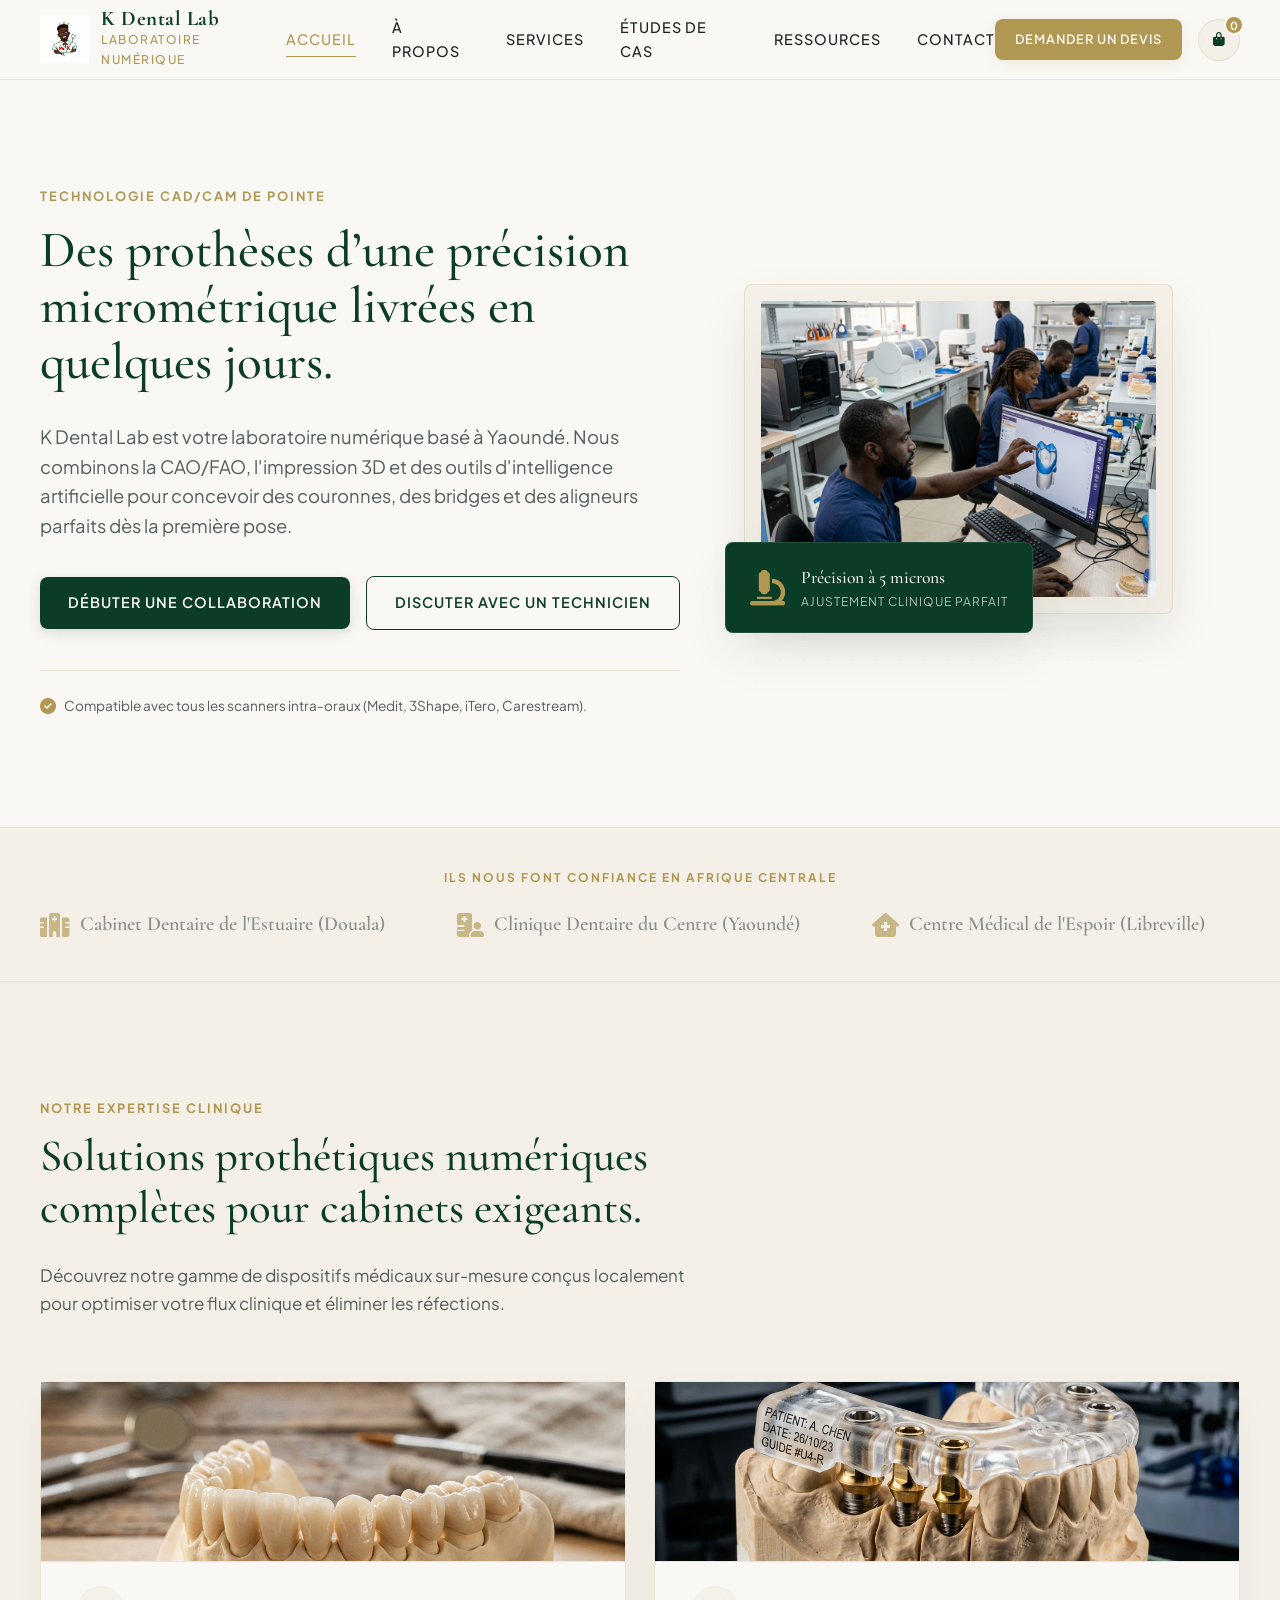
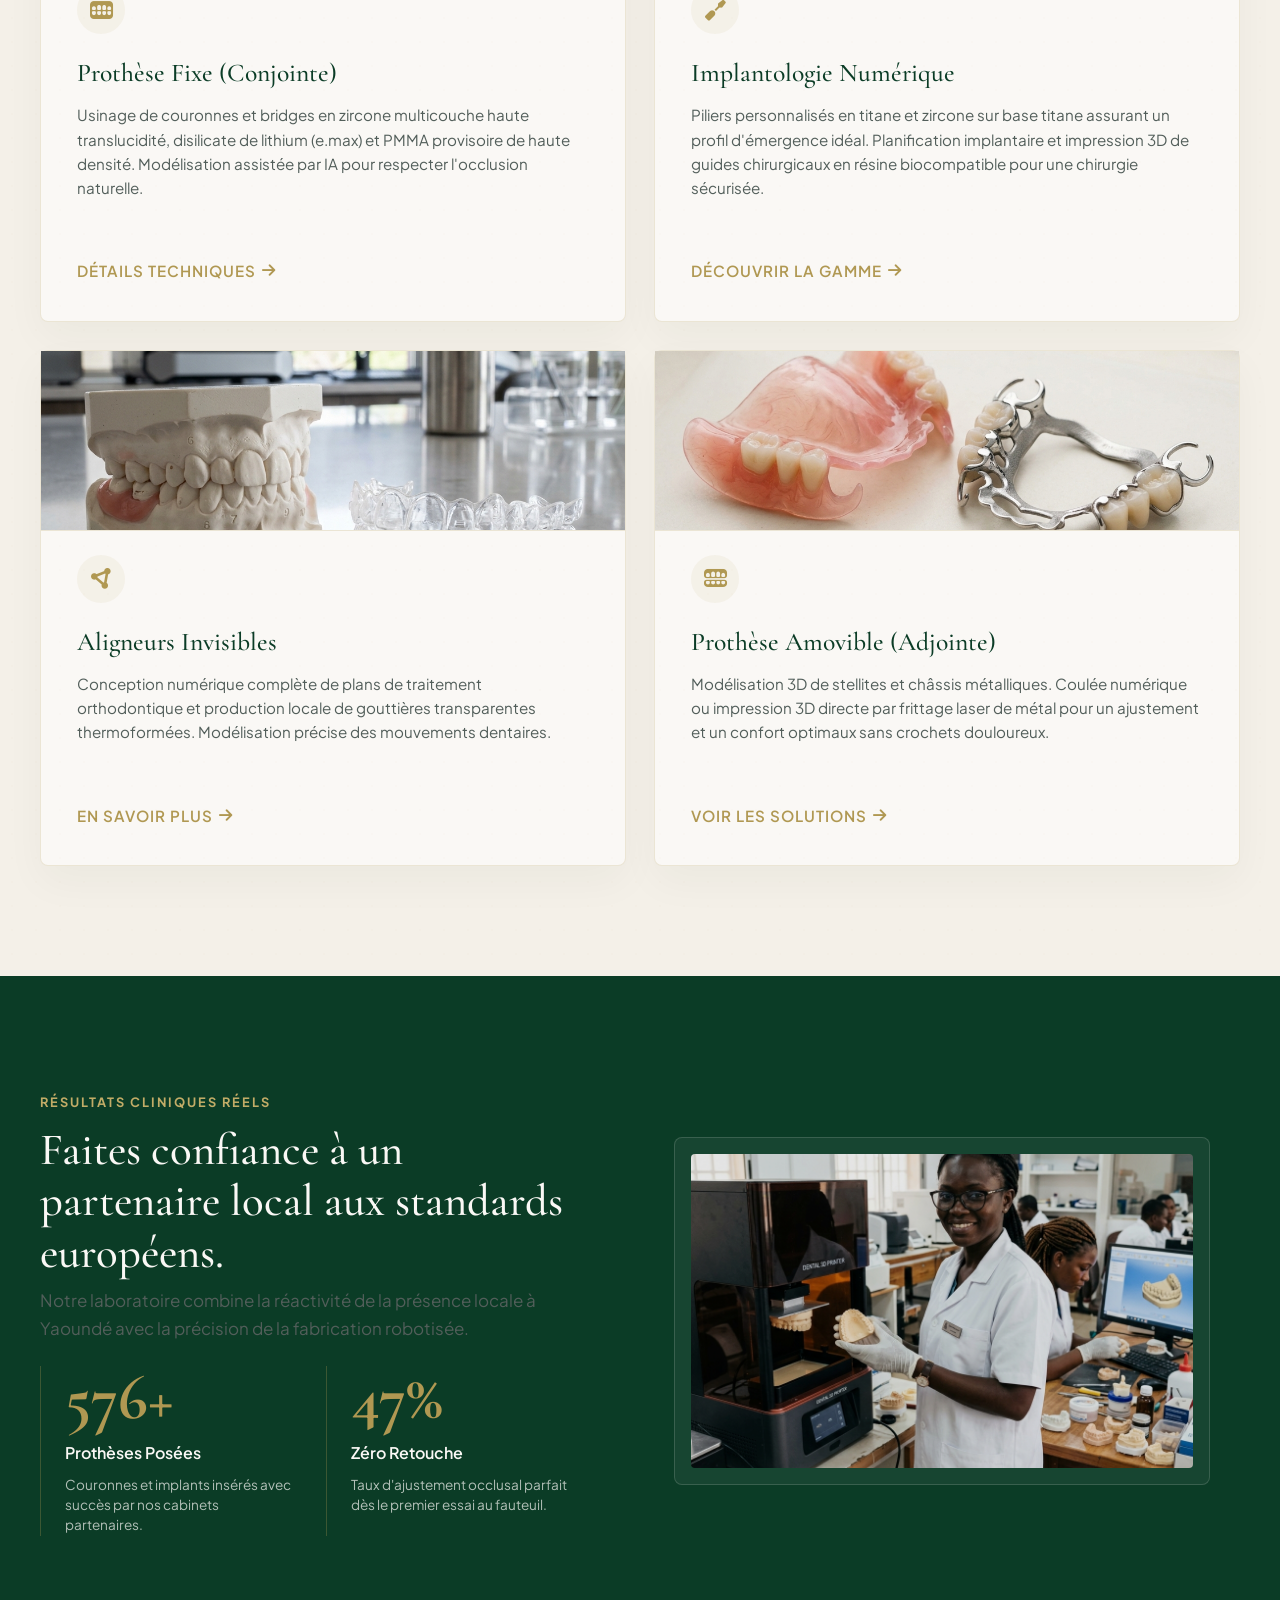
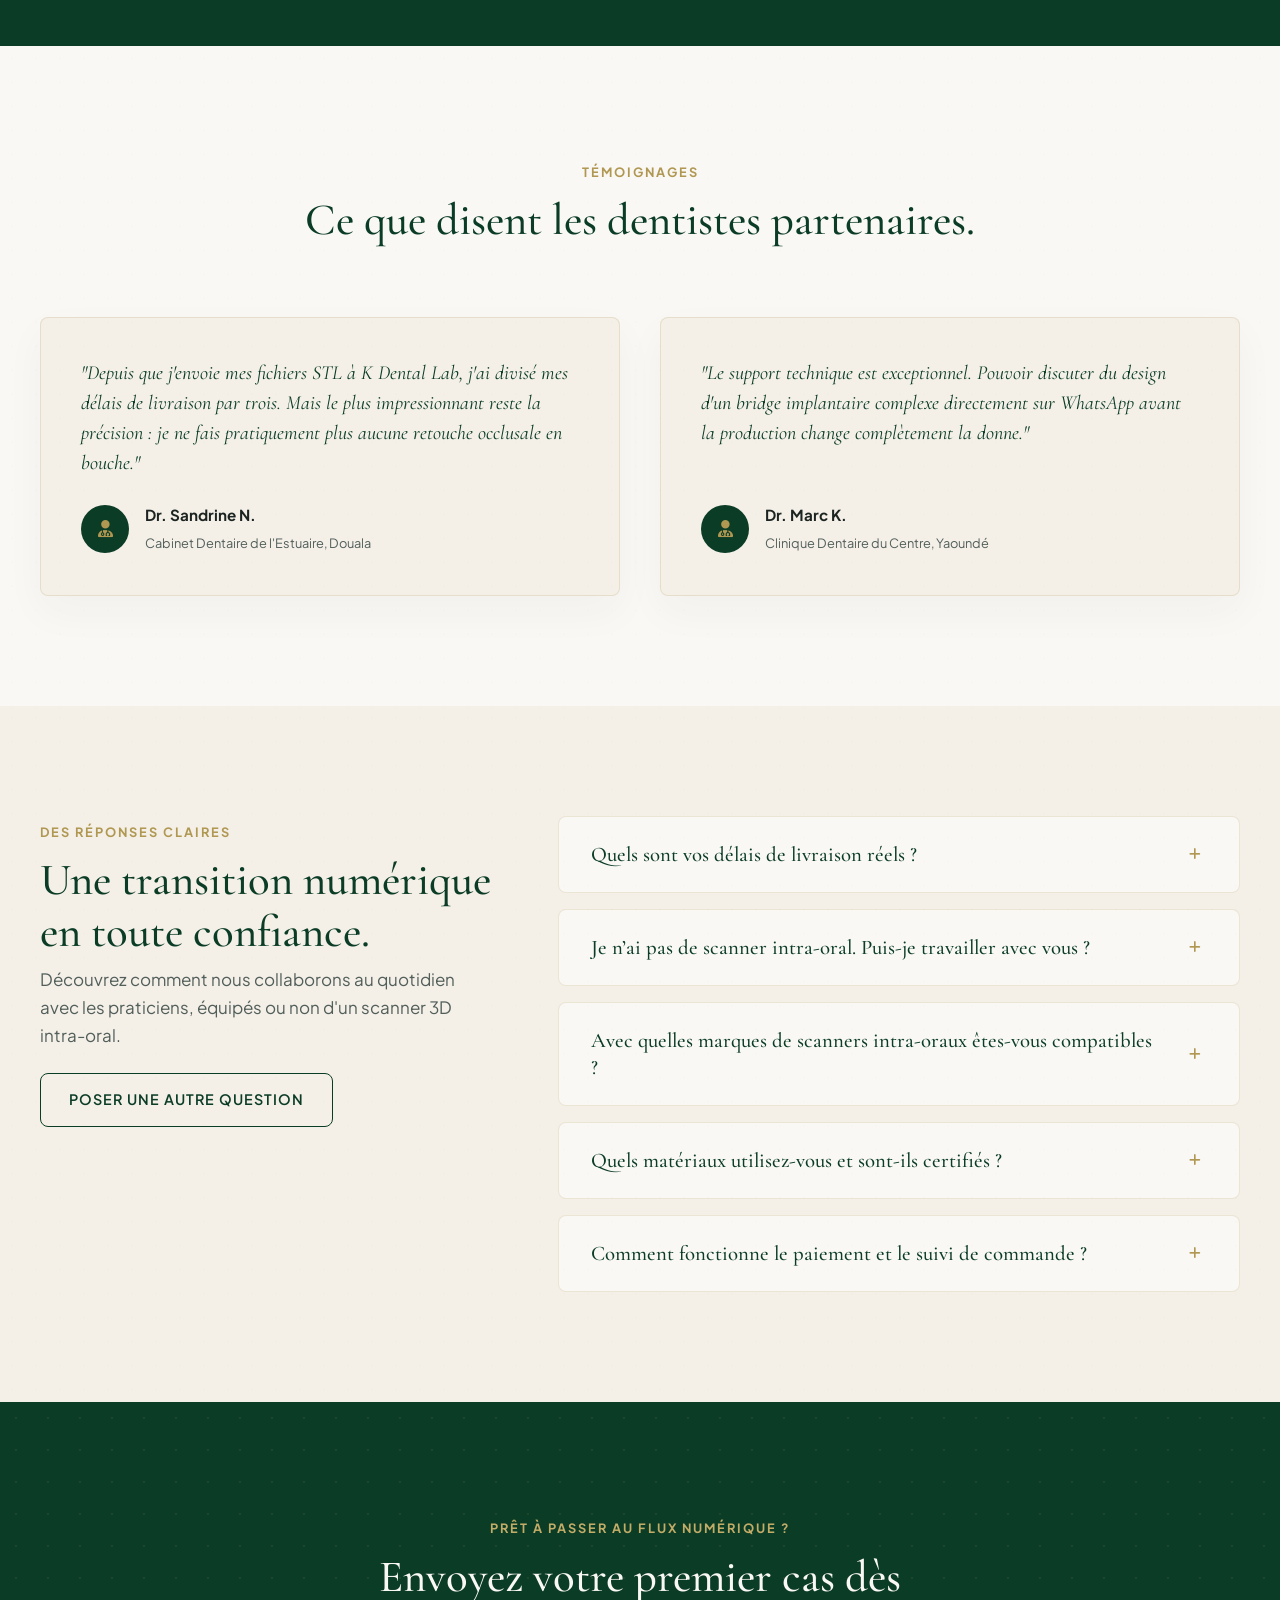
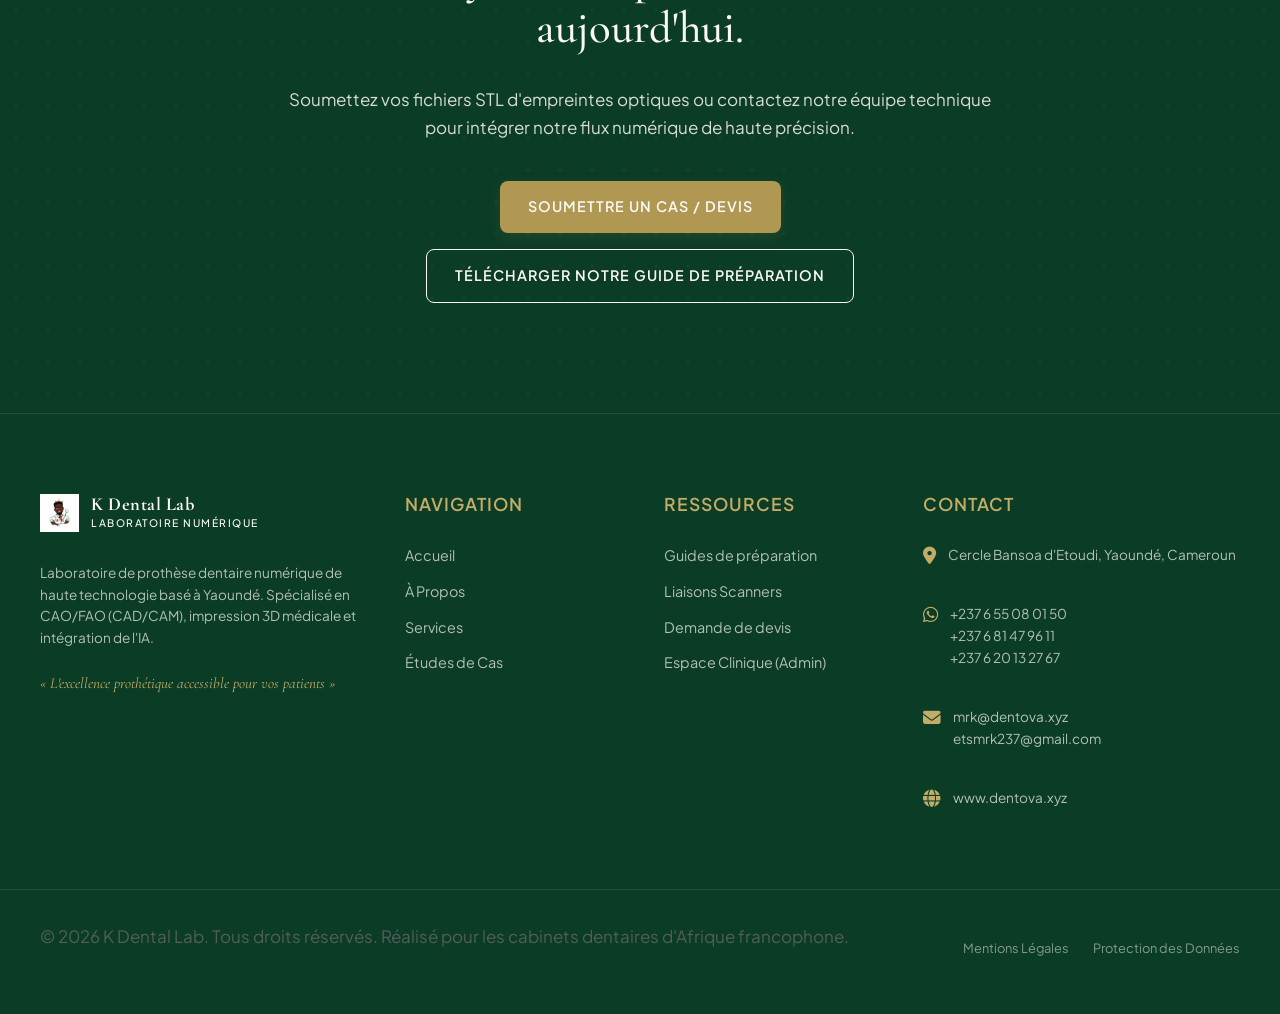
<file: index.html>
<!DOCTYPE html>
<html lang="fr">
<head>
    <meta charset="UTF-8">
    <meta name="viewport" content="width=device-width, initial-scale=1.0">
    
    <!-- SEO Meta Tags -->
    <title>K Dental Lab - Laboratoire de Prothèse Dentaire Numérique CAD/CAM Yaoundé</title>
    <meta name="description" content="Laboratoire de prothèse dentaire numérique à Yaoundé. Spécialiste CAO/FAO (CAD/CAM), impression 3D et IA. Couronnes, bridges, implants et aligneurs en Afrique centrale.">
    <meta name="keywords" content="prothèse dentaire, laboratoire numérique, CAD/CAM, CAO/FAO, impression 3D dentaire, zircone, e.max, aligneurs invisibles, Yaoundé, Cameroun, Afrique centrale">
    <link rel="canonical" href="https://k_dental_lab.com/">
    
    <!-- Open Graph Tags -->
    <meta property="og:title" content="K Dental Lab - Laboratoire de Prothèse Dentaire Numérique">
    <meta property="og:description" content="Votre partenaire prothétique numérique de haute précision basé à Yaoundé. Concoiveillez des couronnes, implants et aligneurs parfaits sous 3 à 5 jours.">
    <meta property="og:image" content="assets/hero_digital_dental_design.png">
    <meta property="og:url" content="https://k_dental_lab.com/">
    <meta property="og:type" content="website">

    <!-- Stylesheets -->
    <link rel="stylesheet" href="style.css">
    
    <!-- FontAwesome for Icons -->
    <link rel="stylesheet" href="https://cdnjs.cloudflare.com/ajax/libs/font-awesome/6.4.0/css/all.min.css">
    
    <!-- Analytics Tracking Script Mock -->
    <script>
        // Simulation Google Analytics pour le suivi des conversions (demandes de devis)
        (function(i,s,o,g,r,a,m){i['GoogleAnalyticsObject']=r;i[r]=i[r]||function(){
        (i[r].q=i[r].q||[]).push(arguments)},i[r].l=1*new Date();a=s.createElement(o),
        m=s.getElementsByTagName(o)[0];a.async=1;a.src=g;m.parentNode.insertBefore(a,m)
        })(window,document,'script','https://www.google-analytics.com/analytics.js','ga');
        ga('create', 'UA-XXXXX-Y', 'auto');
        ga('send', 'pageview');
    </script>
</head>
<body>

    <!-- Header / Navigation (Scroll-Aware) -->
    <header class="app-header" id="app-header">
        <div class="container header-container">
            <a href="index.html" class="brand" id="brand-link">
                <img src="assets/k_dental_lab_logo.png" alt="Logo de K Dental Lab" class="brand-logo-img">
                <div class="brand-name">
                    <h1>K Dental Lab</h1>
                    <span>Laboratoire Numérique</span>
                </div>
            </a>
            
            <nav class="nav-menu" id="nav-menu">
                <a href="index.html" class="nav-link active">Accueil</a>
                <a href="about.html" class="nav-link">À Propos</a>
                <a href="services.html" class="nav-link">Services</a>
                <a href="cases.html" class="nav-link">Études de Cas</a>
                <a href="resources.html" class="nav-link">Ressources</a>
                <a href="contact.html" class="nav-link">Contact</a>
            </nav>
            
            <div class="header-actions">
                <a href="contact.html" class="btn btn-accent btn-sm" style="padding: 10px 20px; font-size: 0.8rem;" id="nav-cta">Demander un Devis</a>
                                <button class="cart-trigger-btn" id="cart-trigger" aria-label="Voir le panier">
                    <i class="fa-solid fa-bag-shopping"></i>
                    <span class="cart-count-badge" id="cart-count">0</span>
                </button>
<button class="burger-menu" id="burger-menu" aria-label="Ouvrir le menu de navigation">
                    <span class="burger-bar"></span>
                    <span class="burger-bar"></span>
                    <span class="burger-bar"></span>
                </button>
            </div>
        </div>
    </header>

    <!-- Main Content -->
    <main>
        
        <!-- Hero Section -->
        <section class="hero-section" id="hero-section">
            <div class="section-texture"></div>
            <div class="container hero-layout">
                <div class="hero-content">
                    <span class="section-tag">Technologie CAD/CAM de pointe</span>
                    <h1>Des prothèses d’une précision micrométrique livrées en quelques jours.</h1>
                    <p class="subtitle">K Dental Lab est votre laboratoire numérique basé à Yaoundé. Nous combinons la CAO/FAO, l'impression 3D et des outils d'intelligence artificielle pour concevoir des couronnes, des bridges et des aligneurs parfaits dès la première pose.</p>
                    <div class="hero-actions">
                        <a href="contact.html" class="btn btn-primary" id="hero-primary-cta">Débuter une collaboration</a>
                        <a href="contact.html?type=call" class="btn btn-secondary" id="hero-secondary-cta">Discuter avec un technicien</a>
                    </div>
                    <div class="hero-compatibility">
                        <i class="fa-solid fa-circle-check"></i>
                        <span>Compatible avec tous les scanners intra-oraux (Medit, 3Shape, iTero, Carestream).</span>
                    </div>
                </div>
                
                <!-- Richly Composed Visual Scene -->
                <div class="hero-scene-wrapper">
                    <div class="hero-frame">
                        <img src="assets/hero_digital_dental_design.png" alt="Conception 3D CAO d'une couronne dentaire sur ordinateur" class="hero-image">
                        <div class="hero-floating-card">
                            <i class="fa-solid fa-microscope"></i>
                            <div class="floating-card-text">
                                <span class="title">Précision à 5 microns</span>
                                <span class="desc">Ajustement clinique parfait</span>
                            </div>
                        </div>
                    </div>
                </div>
            </div>
        </section>

        <!-- Trust Banner (Marquee) -->
        <div class="trust-banner">
            <div class="container trust-wrapper">
                <span class="trust-title">Ils nous font confiance en Afrique centrale</span>
                <div class="marquee-container">
                    <div class="marquee-content">
                        <div class="marquee-item"><i class="fa-solid fa-hospital"></i> Cabinet Dentaire de l'Estuaire (Douala)</div>
                        <div class="marquee-item"><i class="fa-solid fa-hospital-user"></i> Clinique Dentaire du Centre (Yaoundé)</div>
                        <div class="marquee-item"><i class="fa-solid fa-house-medical"></i> Centre Médical de l'Espoir (Libreville)</div>
                        <div class="marquee-item"><i class="fa-solid fa-circle-h"></i> Clinique du Sourire (Brazzaville)</div>
                        <div class="marquee-item"><i class="fa-solid fa-hospital"></i> Cabinet Dentaire de l'Estuaire (Douala)</div>
                        <div class="marquee-item"><i class="fa-solid fa-hospital-user"></i> Clinique Dentaire du Centre (Yaoundé)</div>
                    </div>
                </div>
            </div>
        </div>

        <!-- Bento Grid Services Section -->
        <section class="services-section section-bg-dark" id="services-section">
            <div class="section-texture"></div>
            <div class="container">
                <div class="section-header">
                    <span class="section-tag">Notre expertise clinique</span>
                    <h2>Solutions prothétiques numériques complètes pour cabinets exigeants.</h2>
                    <p>Découvrez notre gamme de dispositifs médicaux sur-mesure conçus localement pour optimiser votre flux clinique et éliminer les réfections.</p>
                </div>
                
                <!-- Bento Grid (Tessellates fully with 4-column layout) -->
                <div class="bento-grid">
                    
                    <!-- Card 1: Fixed Prosth (col-2) -->
                    <div class="bento-card col-2 reveal">
                        <div class="bento-card-top">
                            <div class="bento-image-wrapper">
                                <img src="assets/dental_crowns_bridges.png" alt="Prothèse Fixe (Conjointe)">
                            </div>
                            <div class="bento-icon-wrapper">
                                <i class="fa-solid fa-teeth"></i>
                            </div>
                            <h3>Prothèse Fixe (Conjointe)</h3>
                            <p>Usinage de couronnes et bridges en zircone multicouche haute translucidité, disilicate de lithium (e.max) et PMMA provisoire de haute densité. Modélisation assistée par IA pour respecter l'occlusion naturelle.</p>
                        </div>
                        <div class="bento-card-bottom">
                            <a href="services.html#conjointe" class="text-link">Détails techniques <i class="fa-solid fa-arrow-right"></i></a>
                        </div>
                    </div>
                    
                    <!-- Card 2: Implant (col-2) -->
                    <div class="bento-card col-2 reveal">
                        <div class="bento-card-top">
                            <div class="bento-image-wrapper">
                                <img src="assets/dental_implants_guides.png" alt="Implantologie Numérique">
                            </div>
                            <div class="bento-icon-wrapper">
                                <i class="fa-solid fa-screwdriver"></i>
                            </div>
                            <h3>Implantologie Numérique</h3>
                            <p>Piliers personnalisés en titane et zircone sur base titane assurant un profil d'émergence idéal. Planification implantaire et impression 3D de guides chirurgicaux en résine biocompatible pour une chirurgie sécurisée.</p>
                        </div>
                        <div class="bento-card-bottom">
                            <a href="services.html#implant" class="text-link">Découvrir la gamme <i class="fa-solid fa-arrow-right"></i></a>
                        </div>
                    </div>
                    
                    <!-- Card 3: Orthodontics (col-2) -->
                    <div class="bento-card col-2 reveal">
                        <div class="bento-card-top">
                            <div class="bento-image-wrapper">
                                <img src="assets/dental_orthodontics_aligners.png" alt="Aligneurs Invisibles">
                            </div>
                            <div class="bento-icon-wrapper">
                                <i class="fa-solid fa-circle-nodes"></i>
                            </div>
                            <h3>Aligneurs Invisibles</h3>
                            <p>Conception numérique complète de plans de traitement orthodontique et production locale de gouttières transparentes thermoformées. Modélisation précise des mouvements dentaires.</p>
                        </div>
                        <div class="bento-card-bottom">
                            <a href="services.html#aligneurs" class="text-link">En savoir plus <i class="fa-solid fa-arrow-right"></i></a>
                        </div>
                    </div>
                    
                    <!-- Card 4: Removable Prosth (col-2) -->
                    <div class="bento-card col-2 reveal">
                        <div class="bento-card-top">
                            <div class="bento-image-wrapper">
                                <img src="assets/dental_removable_prosthetics.png" alt="Prothèse Amovible (Adjointe)">
                            </div>
                            <div class="bento-icon-wrapper">
                                <i class="fa-solid fa-teeth-open"></i>
                            </div>
                            <h3>Prothèse Amovible (Adjointe)</h3>
                            <p>Modélisation 3D de stellites et châssis métalliques. Coulée numérique ou impression 3D directe par frittage laser de métal pour un ajustement et un confort optimaux sans crochets douloureux.</p>
                        </div>
                        <div class="bento-card-bottom">
                            <a href="services.html#adjointe" class="text-link">Voir les solutions <i class="fa-solid fa-arrow-right"></i></a>
                        </div>
                    </div>
                    
                </div>
            </div>
        </section>

        <!-- Stats Section (Design Moment) -->
        <section class="stats-section" id="stats-section">
            <div class="container stats-layout">
                <div class="stats-content reveal">
                    <span class="section-tag">Résultats Cliniques réels</span>
                    <h2>Faites confiance à un partenaire local aux standards européens.</h2>
                    <p>Notre laboratoire combine la réactivité de la présence locale à Yaoundé avec la précision de la fabrication robotisée.</p>
                    
                    <div class="stats-grid">
                        <div class="stat-item">
                            <div class="stat-number counting plus" data-target="1200">0</div>
                            <div class="stat-label">Prothèses Posées</div>
                            <div class="stat-desc">Couronnes et implants insérés avec succès par nos cabinets partenaires.</div>
                        </div>
                        <div class="stat-item">
                            <div class="stat-number counting percent" data-target="98">0</div>
                            <div class="stat-label">Zéro Retouche</div>
                            <div class="stat-desc">Taux d'ajustement occlusal parfait dès le premier essai au fauteuil.</div>
                        </div>
                    </div>
                </div>
                
                <!-- Design Moment Graphic Overlay -->
                <div class="stats-graphic reveal">
                    <div class="stats-frame">
                        <img src="assets/service_3d_printed_dental.png" alt="Modèles de mâchoires dentaires imprimés en 3D dans le laboratoire K Dental Lab" class="stats-img">
                    </div>
                </div>
            </div>
        </section>

        <!-- Testimonial Section -->
        <section class="testimonial-section" id="testimonial-section">
            <div class="section-texture"></div>
            <div class="container">
                <div class="section-header" style="margin: 0 auto 64px auto; text-align: center;">
                    <span class="section-tag">Témoignages</span>
                    <h2>Ce que disent les dentistes partenaires.</h2>
                </div>
                
                <div style="display: grid; grid-template-columns: repeat(2, 1fr); gap: 40px;" class="reveal">
                    <!-- Testimonial 1 -->
                    <div style="background-color: var(--bg-cream-dark); padding: 40px; border-radius: var(--border-radius); border: 1px solid var(--border-gold); display: flex; flex-direction: column; justify-content: space-between; box-shadow: var(--shadow-soft);">
                        <p style="font-family: var(--font-serif); font-size: 1.25rem; font-style: italic; color: var(--primary-green); line-height: 1.5; margin-bottom: 24px;">"Depuis que j'envoie mes fichiers STL à K Dental Lab, j'ai divisé mes délais de livraison par trois. Mais le plus impressionnant reste la précision : je ne fais pratiquement plus aucune retouche occlusale en bouche."</p>
                        <div style="display: flex; align-items: center; gap: 16px;">
                            <div style="width: 48px; height: 48px; border-radius: 50%; background-color: var(--primary-green); display: flex; align-items: center; justify-content: center; color: var(--accent-gold);">
                                <i class="fa-solid fa-user-doctor"></i>
                            </div>
                            <div>
                                <strong style="display: block; font-size: 0.95rem; color: var(--text-dark);">Dr. Sandrine N.</strong>
                                <span style="font-size: 0.8rem; color: var(--text-muted);">Cabinet Dentaire de l'Estuaire, Douala</span>
                            </div>
                        </div>
                    </div>
                    
                    <!-- Testimonial 2 -->
                    <div style="background-color: var(--bg-cream-dark); padding: 40px; border-radius: var(--border-radius); border: 1px solid var(--border-gold); display: flex; flex-direction: column; justify-content: space-between; box-shadow: var(--shadow-soft);">
                        <p style="font-family: var(--font-serif); font-size: 1.25rem; font-style: italic; color: var(--primary-green); line-height: 1.5; margin-bottom: 24px;">"Le support technique est exceptionnel. Pouvoir discuter du design d'un bridge implantaire complexe directement sur WhatsApp avant la production change complètement la donne."</p>
                        <div style="display: flex; align-items: center; gap: 16px;">
                            <div style="width: 48px; height: 48px; border-radius: 50%; background-color: var(--primary-green); display: flex; align-items: center; justify-content: center; color: var(--accent-gold);">
                                <i class="fa-solid fa-user-doctor"></i>
                            </div>
                            <div>
                                <strong style="display: block; font-size: 0.95rem; color: var(--text-dark);">Dr. Marc K.</strong>
                                <span style="font-size: 0.8rem; color: var(--text-muted);">Clinique Dentaire du Centre, Yaoundé</span>
                            </div>
                        </div>
                    </div>
                </div>
            </div>
        </section>

        <!-- FAQ Section -->
        <section class="faq-section section-bg-dark" id="faq-section">
            <div class="section-texture"></div>
            <div class="container faq-layout">
                <div class="faq-intro">
                    <span class="section-tag">Des réponses claires</span>
                    <h2>Une transition numérique en toute confiance.</h2>
                    <p>Découvrez comment nous collaborons au quotidien avec les praticiens, équipés ou non d'un scanner 3D intra-oral.</p>
                    <a href="contact.html" class="btn btn-secondary">Poser une autre question</a>
                </div>
                
                <div class="faq-list">
                    <!-- FAQ 1 -->
                    <div class="faq-item">
                        <button class="faq-trigger">
                            <span class="faq-question">Quels sont vos délais de livraison réels ?</span>
                            <div class="faq-icon-box"><i class="fa-solid fa-plus"></i></div>
                        </button>
                        <div class="faq-content">
                            <div class="faq-content-inner">
                                <p>Pour Yaoundé et Douala, le délai standard est de 3 à 5 jours ouvrés à compter de la validation du modèle numérique. Pour les villes et pays de la sous-région (Libreville, Brazzaville, N'Djamena), comptez 5 à 7 jours de transport via nos partenaires logistiques express (DHL/GP).</p>
                            </div>
                        </div>
                    </div>
                    
                    <!-- FAQ 2 -->
                    <div class="faq-item">
                        <button class="faq-trigger">
                            <span class="faq-question">Je n’ai pas de scanner intra-oral. Puis-je travailler avec vous ?</span>
                            <div class="faq-icon-box"><i class="fa-solid fa-plus"></i></div>
                        </button>
                        <div class="faq-content">
                            <div class="faq-content-inner">
                                <p>Tout à fait. Vous pouvez nous envoyer vos empreintes traditionnelles en silicone ou alginate par coursier. Nous les coulons et les numérisons dans notre laboratoire à l'aide de nos scanners de modèles 3D pour réintégrer le flux numérique.</p>
                            </div>
                        </div>
                    </div>
                    
                    <!-- FAQ 3 -->
                    <div class="faq-item">
                        <button class="faq-trigger">
                            <span class="faq-question">Avec quelles marques de scanners intra-oraux êtes-vous compatibles ?</span>
                            <div class="faq-icon-box"><i class="fa-solid fa-plus"></i></div>
                        </button>
                        <div class="faq-content">
                            <div class="faq-content-inner">
                                <p>Nous acceptons les fichiers ouverts de n'importe quel scanner intra-oral. Que vous utilisiez Medit, 3Shape, iTero, Carestream, Dexis ou Dentsply Sirona, il vous suffit de nous exporter vos fichiers au format standard STL ou PLY.</p>
                            </div>
                        </div>
                    </div>
                    
                    <!-- FAQ 4 -->
                    <div class="faq-item">
                        <button class="faq-trigger">
                            <span class="faq-question">Quels matériaux utilisez-vous et sont-ils certifiés ?</span>
                            <div class="faq-icon-box"><i class="fa-solid fa-plus"></i></div>
                        </button>
                        <div class="faq-content">
                            <div class="faq-content-inner">
                                <p>Nous utilisons exclusivement des blocs de zircone multicouche haut de gamme et des résines d'impression 3D biocompatibles certifiés CE et FDA. Chaque prothèse est livrée avec une déclaration de conformité et une fiche de traçabilité indiquant la marque et le lot des matériaux utilisés.</p>
                            </div>
                        </div>
                    </div>
                    
                    <!-- FAQ 5 -->
                    <div class="faq-item">
                        <button class="faq-trigger">
                            <span class="faq-question">Comment fonctionne le paiement et le suivi de commande ?</span>
                            <div class="faq-icon-box"><i class="fa-solid fa-plus"></i></div>
                        </button>
                        <div class="faq-content">
                            <div class="faq-content-inner">
                                <p>Vous pouvez demander un devis en ligne ou nous envoyer un cas. Le paiement s'effectue par Mobile Money (Orange Money, MTN MoMo), virement bancaire ou chèque (pour les cabinets partenaires). Vous recevez des notifications automatiques (par email ou WhatsApp) à chaque étape : réception du fichier, validation du design, usinage et expédition.</p>
                            </div>
                        </div>
                    </div>
                </div>
            </div>
        </section>

        <!-- Final CTA Section -->
        <section style="background-color: var(--primary-green); color: var(--bg-cream); text-align: center; position: relative; overflow: hidden;" id="cta-section">
            <div style="position: absolute; top: 0; left: 0; width: 100%; height: 100%; opacity: 0.1; background-image: radial-gradient(var(--accent-gold) 1.5px, transparent 0); background-size: 32px 32px;"></div>
            <div class="container reveal" style="position: relative; z-index: 2; max-width: 800px;">
                <span class="section-tag" style="color: var(--accent-gold-light);">Prêt à passer au flux numérique ?</span>
                <h2 style="color: var(--bg-cream); margin-bottom: 24px;">Envoyez votre premier cas dès aujourd'hui.</h2>
                <p style="color: rgba(250, 248, 245, 0.85); margin: 0 auto 40px auto;">Soumettez vos fichiers STL d'empreintes optiques ou contactez notre équipe technique pour intégrer notre flux numérique de haute précision.</p>
                <div style="display: flex; justify-content: center; gap: 16px; flex-wrap: wrap;">
                    <a href="contact.html" class="btn btn-accent">Soumettre un cas / Devis</a>
                    <a href="resources.html" class="btn btn-secondary" style="border-color: var(--bg-cream); color: var(--bg-cream);">Télécharger notre guide de préparation</a>
                </div>
            </div>
        </section>

    </main>

    <!-- Footer -->
    <footer class="app-footer">
        <div class="container footer-grid">
            <div class="footer-col">
                <a href="index.html" class="brand">
                    <img src="assets/k_dental_lab_logo.png" alt="Logo de K Dental Lab" style="height: 38px;">
                    <div class="brand-name">
                        <h1 style="font-size: 1.15rem; color: var(--bg-cream);">K Dental Lab</h1>
                        <span style="font-size: 0.65rem;">Laboratoire Numérique</span>
                    </div>
                </a>
                <p class="footer-about-text">Laboratoire de prothèse dentaire numérique de haute technologie basé à Yaoundé. Spécialisé en CAO/FAO (CAD/CAM), impression 3D médicale et intégration de l'IA.<br><br><span style="font-family: var(--font-serif); font-style: italic; color: var(--accent-gold-light); font-size: 0.95rem;">« L'excellence prothétique accessible pour vos patients »</span></p>
            </div>
            
            <div class="footer-col">
                <h4>Navigation</h4>
                <ul class="footer-links">
                    <li><a href="index.html">Accueil</a></li>
                    <li><a href="about.html">À Propos</a></li>
                    <li><a href="services.html">Services</a></li>
                    <li><a href="cases.html">Études de Cas</a></li>
                </ul>
            </div>
            
            <div class="footer-col">
                <h4>Ressources</h4>
                <ul class="footer-links">
                    <li><a href="resources.html">Guides de préparation</a></li>
                    <li><a href="resources.html#scanners">Liaisons Scanners</a></li>
                    <li><a href="contact.html">Demande de devis</a></li>
                    <li><a href="admin.html">Espace Clinique (Admin)</a></li>
                </ul>
            </div>
            
            <div class="footer-col">
                <h4>Contact</h4>
                <div class="footer-contact-item">
                    <i class="fa-solid fa-location-dot"></i>
                    <span>Cercle Bansoa d'Etoudi, Yaoundé, Cameroun</span>
                </div>
                <div class="footer-contact-item">
                    <i class="fa-brands fa-whatsapp"></i>
                    <span>+237 6 55 08 01 50<br>+237 6 81 47 96 11<br>+237 6 20 13 27 67</span>
                </div>
                <div class="footer-contact-item">
                    <i class="fa-solid fa-envelope"></i>
                    <span>mrk@dentova.xyz<br>etsmrk237@gmail.com</span>
                </div>
                <div class="footer-contact-item">
                    <i class="fa-solid fa-globe"></i>
                    <span><a href="https://www.dentova.xyz" target="_blank" style="color: rgba(250, 248, 245, 0.7);">www.dentova.xyz</a></span>
                </div>
            </div>
        </div>
        
        <div class="container footer-bottom">
            <p>&copy; 2026 K Dental Lab. Tous droits réservés. Réalisé pour les cabinets dentaires d'Afrique francophone.</p>
            <div class="footer-bottom-links">
                <a href="#">Mentions Légales</a>
                <a href="#">Protection des Données</a>
            </div>
        </div>
    </footer>

    <!-- App JS -->
        <div class="cart-drawer-overlay" id="cart-overlay"></div>
    <div class="cart-drawer" id="cart-drawer">
        <div class="drawer-header">
            <h3><i class="fa-solid fa-bag-shopping"></i> Votre Panier B2B</h3>
            <button class="close-drawer" id="close-cart" aria-label="Fermer le panier">
                <i class="fa-solid fa-xmark"></i>
            </button>
        </div>

        <div class="drawer-content">
            <!-- Empty state -->
            <div class="empty-cart-state" id="empty-cart-msg">
                <i class="fa-solid fa-basket-shopping empty-icon"></i>
                <p>Votre panier de commande est vide.</p>
                <button class="btn btn-primary" id="continue-shopping">Parcourir les tarifs</button>
            </div>

            <!-- Cart items list -->
            <div class="cart-items-container" id="cart-items-list" style="display: none;">
                <!-- Injected dynamically by JavaScript -->
            </div>

            <!-- Order form & Checkout summary -->
            <div class="checkout-section" id="checkout-form-section" style="display: none;">
                <div class="cart-summary-card">
                    <div class="summary-row">
                        <span>Sous-total</span>
                        <span id="summary-subtotal">0 FCFA</span>
                    </div>
                    <div class="summary-row">
                        <span>Frais de livraison</span>
                        <span class="free-badge">Gratuit (Yaoundé 5)</span>
                    </div>
                    <div class="summary-row total-row">
                        <span>Total</span>
                        <span id="summary-total" style="color: var(--accent-gold);">0 FCFA</span>
                    </div>
                </div>

                <form id="cart-checkout-form" class="contact-form">
                    <h4 style="font-family: var(--font-sans); font-size: 0.85rem; font-weight: 700; text-transform: uppercase; color: var(--primary-green); margin-bottom: 8px; border-bottom: 1px solid var(--border-gold); padding-bottom: 8px;"><i class="fa-solid fa-user-doctor"></i> Informations Clinique</h4>
                    
                    <div class="form-group">
                        <label for="cart-client-name">Nom complet ou Clinique *</label>
                        <input type="text" id="cart-client-name" required placeholder="Ex: Dr. Sandrine N.">
                    </div>

                    <div class="form-group">
                        <label for="cart-client-whatsapp">Numéro WhatsApp *</label>
                        <input type="tel" id="cart-client-whatsapp" required placeholder="Ex: +237 655 08 01 50">
                    </div>

                    <div class="form-group">
                        <label for="cart-client-email">Adresse Email *</label>
                        <input type="email" id="cart-client-email" required placeholder="Ex: docteur@clinique.com">
                    </div>

                    <div class="form-group">
                        <label for="cart-client-city">Ville & Pays *</label>
                        <input type="text" id="cart-client-city" required placeholder="Ex: Douala, Cameroun">
                    </div>

                    <div class="form-group">
                        <label for="cart-client-scanner">Scanner intra-oral actuel *</label>
                        <select id="cart-client-scanner" required>
                            <option value="Medit">Medit (Medit Link)</option>
                            <option value="3Shape">3Shape Communicate</option>
                            <option value="iTero">Align/iTero</option>
                            <option value="Autre">Autre scanner (Export direct)</option>
                            <option value="Aucun">Aucun scanner (Empreintes physiques)</option>
                        </select>
                    </div>

                    <!-- Drag-and-drop STL Cas File -->
                    <div class="form-group">
                        <label>Fichiers STL d'empreinte optique</label>
                        <div class="file-dropzone" id="cart-dropzone-stl" style="padding: 16px;">
                            <input type="file" id="cart-stl-file" accept=".stl,.ply,.obj,.zip" style="display: none;">
                            <div class="dropzone-prompt" id="cart-prompt-stl">
                                <i class="fa-solid fa-file-export" style="font-size: 1.5rem; color: var(--accent-gold);"></i>
                                <span style="font-size: 0.8rem; font-weight: 600;">Glisser ou cliquer pour joindre les scans STL</span>
                                <span class="file-specs" style="font-size: 0.65rem;">STL, PLY, OBJ, ZIP (Max 50 Mo)</span>
                            </div>
                            <div class="dropzone-preview" id="cart-preview-stl" style="display: none;">
                                <i class="fa-solid fa-file-shield" style="font-size: 2rem; color: var(--primary-green);"></i>
                                <div class="preview-actions">
                                    <span id="cart-preview-filename-stl" style="font-size: 0.8rem;">scan.stl</span>
                                    <button type="button" class="remove-file-btn" id="cart-remove-stl"><i class="fa-solid fa-trash"></i></button>
                                </div>
                            </div>
                        </div>
                    </div>

                    <div class="checkout-paths-tabs" style="margin-top: 16px;">
                        <button type="button" class="tab-btn active" id="tab-pay-now">
                            <i class="fa-solid fa-money-bill-wave"></i> Payer maintenant
                        </button>
                        <button type="button" class="tab-btn" id="tab-contact-first">
                            <i class="fa-brands fa-whatsapp"></i> Discuter d'abord
                        </button>
                    </div>

                    <!-- PATH 1: Pay Now -->
                    <div class="path-content" id="path-pay-now-content">
                        <h4 style="font-family: var(--font-sans); font-size: 0.85rem; font-weight: 700; text-transform: uppercase; color: var(--primary-green); margin-bottom: 12px;"><i class="fa-solid fa-wallet"></i> Mode de Paiement</h4>
                        
                        <div class="payment-options">
                            <label class="payment-card-option selected">
                                <input type="radio" name="cart-payment-method" value="momo" checked>
                                <div class="option-content">
                                    <div class="method-logo-wrapper momo-bg">
                                        <i class="fa-solid fa-mobile-screen-button"></i>
                                    </div>
                                    <div class="method-details">
                                        <span class="method-title">MTN MoMo</span>
                                        <span class="beneficiary-tag">Darius Valere</span>
                                    </div>
                                    <i class="fa-solid fa-circle-check check-indicator"></i>
                                </div>
                            </label>

                            <label class="payment-card-option">
                                <input type="radio" name="cart-payment-method" value="orange">
                                <div class="option-content">
                                    <div class="method-logo-wrapper orange-bg">
                                        <i class="fa-solid fa-mobile-screen-button"></i>
                                    </div>
                                    <div class="method-details">
                                        <span class="method-title">Orange Money</span>
                                        <span class="beneficiary-tag">Code Marchand : 1002072</span>
                                    </div>
                                    <i class="fa-solid fa-circle-check check-indicator"></i>
                                </div>
                            </label>

                            <label class="payment-card-option">
                                <input type="radio" name="cart-payment-method" value="neero">
                                <div class="option-content">
                                    <div class="method-logo-wrapper neero-bg" style="background-color: #4f46e5; color: white; display: flex; align-items: center; justify-content: center; width: 36px; height: 36px; border-radius: 50%; font-size: 1rem;">
                                        <i class="fa-solid fa-credit-card"></i>
                                    </div>
                                    <div class="method-details">
                                        <span class="method-title">Carte / Neero</span>
                                        <span class="beneficiary-tag">Lien envoyé par WhatsApp</span>
                                    </div>
                                    <i class="fa-solid fa-circle-check check-indicator"></i>
                                </div>
                            </label>
                        </div>

                        <!-- Dynamic Instruction Box -->
                        <div class="payment-instruction-box" id="instruction-momo">
                            <p>Pour payer via <strong>MTN Mobile Money</strong> :</p>
                            <ol class="instruction-list">
                                <li>Composez <strong>*126#</strong> sur votre téléphone.</li>
                                <li>Envoyez le montant de <strong class="momo-total-placeholder">0 FCFA</strong> au numéro : <br><strong class="highlight-number"><i class="fa-solid fa-copy copy-btn" data-copy="681479611"></i> +237 681479611</strong> (Darius Valere).</li>
                                <li>Prenez une capture d'écran du message de confirmation de transfert.</li>
                            </ol>
                        </div>

                        <div class="payment-instruction-box" id="instruction-orange" style="display: none;">
                            <p>Pour payer via <strong>Orange Money</strong> :</p>
                            <ol class="instruction-list">
                                <li>Composez le code marchand <strong>#150*47#</strong> sur votre téléphone.</li>
                                <li>Entrez le code marchand : <strong class="highlight-number"><i class="fa-solid fa-copy copy-btn" data-copy="1002072"></i> 1002072</strong> (ETS Mr K).</li>
                                <li>Entrez le montant de <strong class="orange-total-placeholder">0 FCFA</strong> et validez.</li>
                                <li>Prenez une capture d'écran du reçu de paiement.</li>
                            </ol>
                        </div>

                        <div class="payment-instruction-box" id="instruction-neero" style="display: none;">
                            <p>Pour payer par <strong>Carte Bancaire (Neero)</strong> :</p>
                            <ol class="instruction-list">
                                <li>Soumettez votre panier pour enregistrer la commande.</li>
                                <li>Un conseiller vous enverra un lien de paiement sécurisé <strong>Neero</strong> directement par WhatsApp pour finaliser le règlement.</li>
                            </ol>
                        </div>

                        <!-- Proof of payment fields (Hidden if Neero is selected) -->
                        <div id="payment-proof-fields-container">
                            <!-- Transaction ID Input -->
                            <div class="form-group" style="margin-bottom: 16px;">
                                <label for="cart-transaction-id">ID de Transaction Mobile Money</label>
                                <input type="text" id="cart-transaction-id" placeholder="Ex: 20481729482 ou AP260531...">
                            </div>

                            <!-- Payment proof input -->
                            <div class="form-group" style="margin-bottom: 16px;">
                                <label>Ou Capture d'écran de preuve de transfert</label>
                                <div class="file-dropzone" id="cart-dropzone-proof" style="padding: 16px;">
                                    <input type="file" id="cart-proof-file" accept="image/*" style="display:none;">
                                    <div class="dropzone-prompt" id="cart-prompt-proof">
                                        <i class="fa-solid fa-image" style="font-size: 1.5rem; color: var(--accent-gold);"></i>
                                        <span style="font-size: 0.8rem; font-weight: 600;">Glisser ou cliquer pour importer le reçu</span>
                                        <span class="file-specs" style="font-size: 0.65rem;">Capture d'écran (Format JPG, PNG)</span>
                                     </div>
                                    <div class="dropzone-preview" id="cart-preview-proof" style="display:none;">
                                        <i class="fa-solid fa-file-invoice" style="font-size: 2rem; color: var(--primary-green);"></i>
                                        <div class="preview-actions">
                                            <span id="cart-preview-filename-proof" style="font-size: 0.8rem;">recu.png</span>
                                            <button type="button" class="remove-file-btn" id="cart-remove-proof"><i class="fa-solid fa-trash"></i></button>
                                        </div>
                                    </div>
                                </div>
                            </div>
                        </div>

                        <button type="submit" class="btn btn-accent" style="width: 100%; display: flex; justify-content: center; align-items: center; margin-top: 12px; opacity: 0.5; cursor: not-allowed;" id="btn-submit-pay" disabled>
                            <i class="fa-brands fa-whatsapp" style="margin-right: 8px;"></i> Envoyer la commande WhatsApp
                        </button>
                    </div>

                    <!-- PATH 2: Contact First -->
                    <div class="path-content" id="path-contact-first-content" style="display: none;">
                        <div style="background-color: rgba(11, 60, 38, 0.05); border: 1px solid var(--border-gold); padding: 16px; border-radius: var(--border-radius); font-size: 0.85rem; line-height: 1.5; color: var(--text-muted); margin-bottom: 20px;">
                            <p><i class="fa-solid fa-circle-info" style="color: var(--accent-gold); margin-right: 6px;"></i> Vous souhaitez valider les détails techniques ou de transport avec notre technicien avant le paiement ? Votre panier sera partagé dans la discussion WhatsApp pour démarrer l'échange.</p>
                        </div>
                        <button type="button" class="btn btn-primary" style="width: 100%; display: flex; justify-content: center; align-items: center;" id="btn-submit-contact">
                            <i class="fa-brands fa-whatsapp" style="margin-right: 8px;"></i> Valider et discuter sur WhatsApp
                        </button>
                    </div>
                </form>
                
                <!-- Simulation upload bar inside Cart -->
                <div class="upload-progress-bar" id="cart-progress-bar-container" style="margin-top: 12px;">
                    <div class="upload-progress" id="cart-progress-bar"></div>
                </div>
            </div>
        </div>
    </div>

    <script src="app.js"></script>
</body>
</html>
</file>
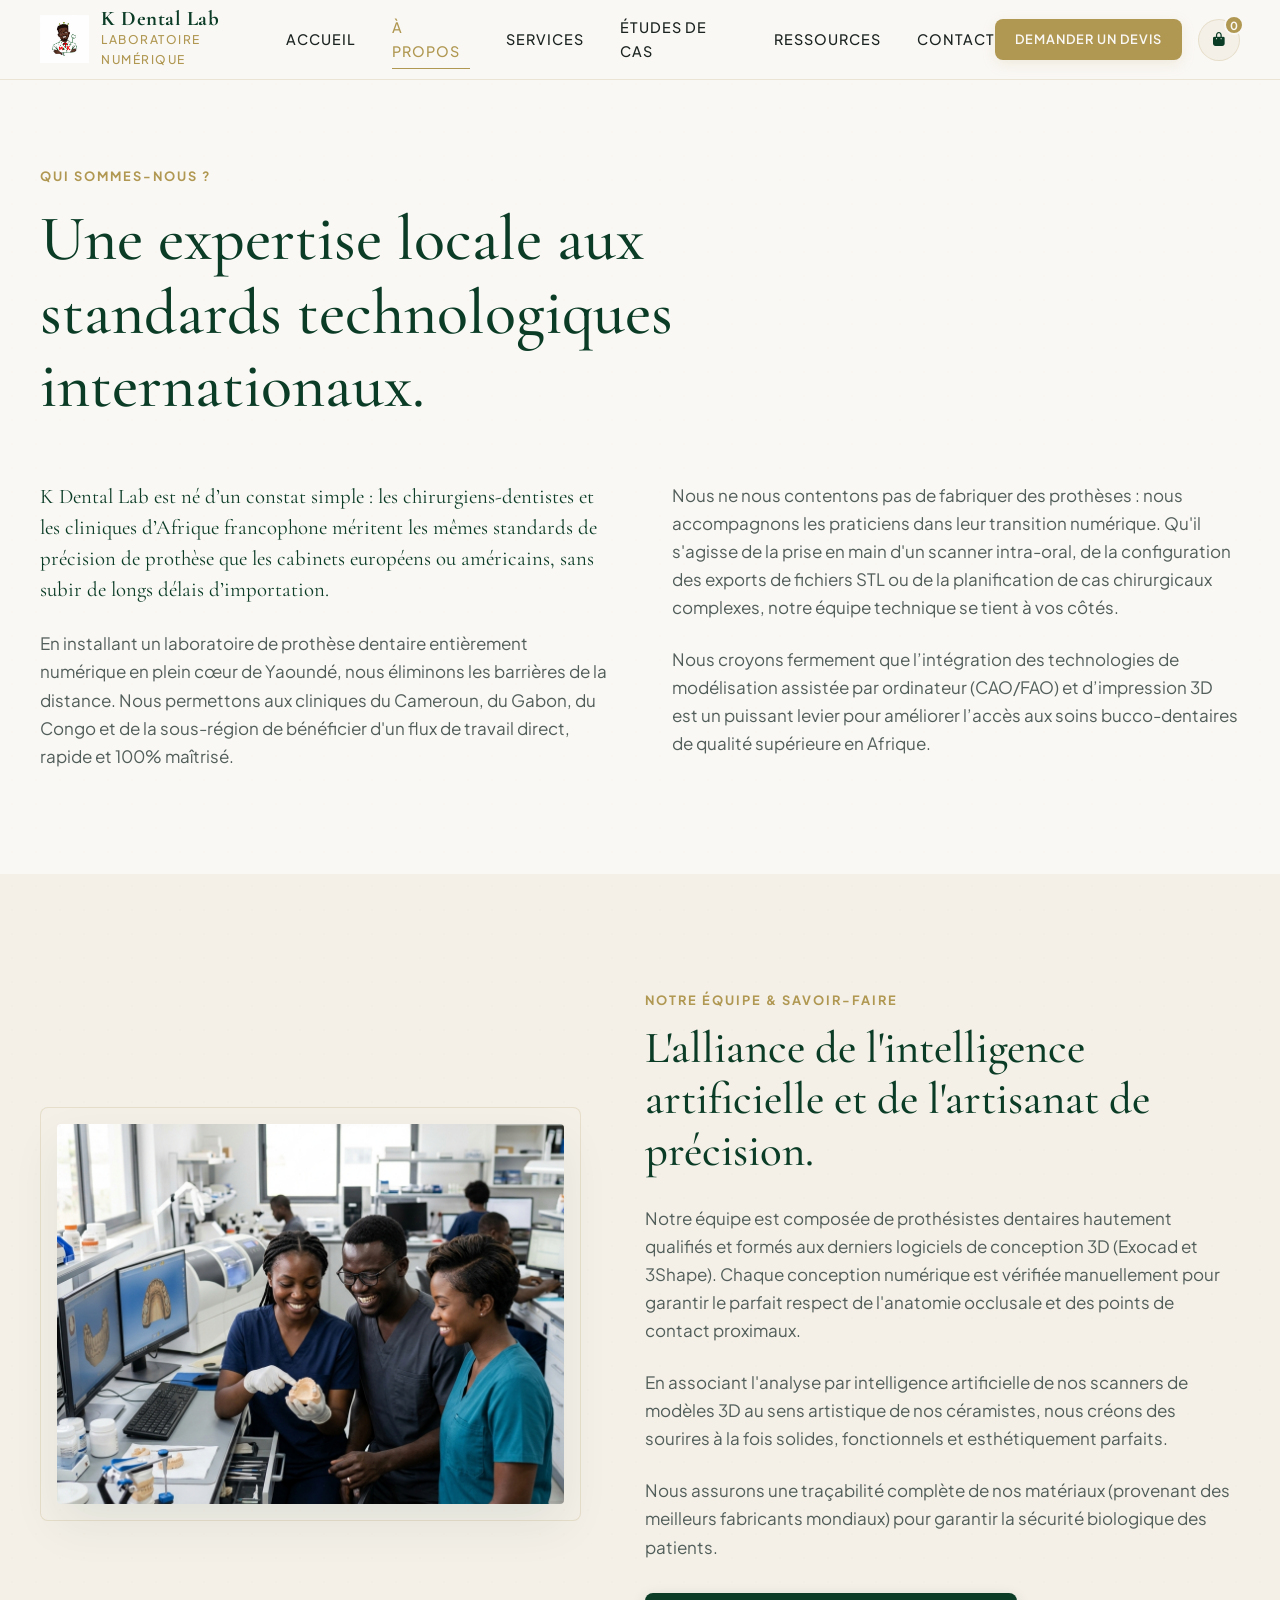
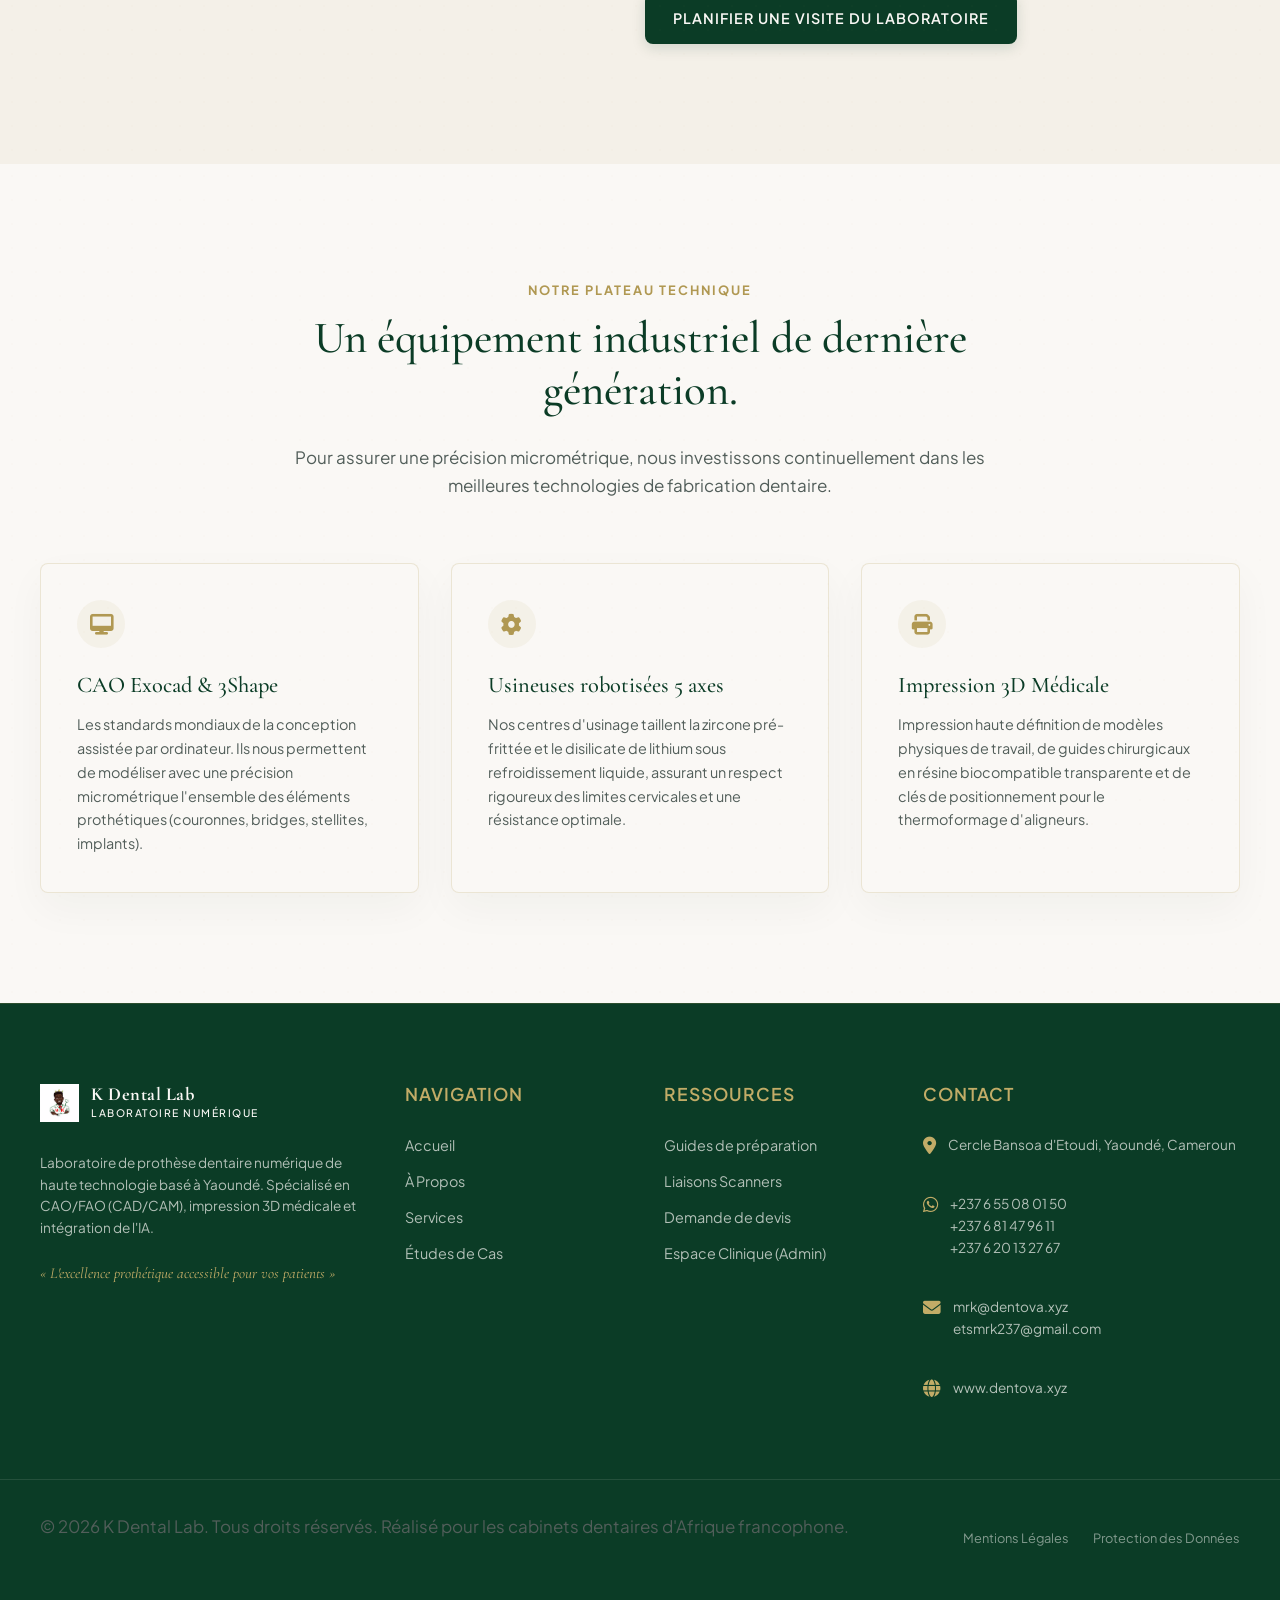
<file: about.html>
<!DOCTYPE html>
<html lang="fr">
<head>
    <meta charset="UTF-8">
    <meta name="viewport" content="width=device-width, initial-scale=1.0">
    
    <!-- SEO Meta Tags -->
    <title>À Propos - K Dental Lab | Pionnier de la Prothèse Dentaire Numérique au Cameroun</title>
    <meta name="description" content="Découvrez l'histoire et la mission d'K Dental Lab à Yaoundé. Nous offrons des technologies CAO/FAO (CAD/CAM) haut de gamme pour les dentistes d'Afrique francophone.">
    <link rel="canonical" href="https://k_dental_lab.com/about.html">
    
    <!-- Stylesheets -->
    <link rel="stylesheet" href="style.css">
    
    <!-- FontAwesome for Icons -->
    <link rel="stylesheet" href="https://cdnjs.cloudflare.com/ajax/libs/font-awesome/6.4.0/css/all.min.css">
</head>
<body>

    <!-- Header / Navigation (Scroll-Aware) -->
    <header class="app-header" id="app-header">
        <div class="container header-container">
            <a href="index.html" class="brand">
                <img src="assets/k_dental_lab_logo.png" alt="Logo de K Dental Lab" class="brand-logo-img">
                <div class="brand-name">
                    <h1>K Dental Lab</h1>
                    <span>Laboratoire Numérique</span>
                </div>
            </a>
            
            <nav class="nav-menu" id="nav-menu">
                <a href="index.html" class="nav-link">Accueil</a>
                <a href="about.html" class="nav-link active">À Propos</a>
                <a href="services.html" class="nav-link">Services</a>
                <a href="cases.html" class="nav-link">Études de Cas</a>
                <a href="resources.html" class="nav-link">Ressources</a>
                <a href="contact.html" class="nav-link">Contact</a>
            </nav>
            
            <div class="header-actions">
                <a href="contact.html" class="btn btn-accent btn-sm" style="padding: 10px 20px; font-size: 0.8rem;">Demander un Devis</a>
                                <button class="cart-trigger-btn" id="cart-trigger" aria-label="Voir le panier">
                    <i class="fa-solid fa-bag-shopping"></i>
                    <span class="cart-count-badge" id="cart-count">0</span>
                </button>
<button class="burger-menu" id="burger-menu" aria-label="Ouvrir le menu de navigation">
                    <span class="burger-bar"></span>
                    <span class="burger-bar"></span>
                    <span class="burger-bar"></span>
                </button>
            </div>
        </div>
    </header>

    <!-- Main Content -->
    <main>
        
        <!-- About Hero Section -->
        <section class="about-hero" id="about-hero">
            <div class="section-texture"></div>
            <div class="container">
                <div class="section-header" style="max-width: 800px; margin-bottom: 48px;">
                    <span class="section-tag">Qui sommes-nous ?</span>
                    <h1>Une expertise locale aux standards technologiques internationaux.</h1>
                </div>
                
                <div class="about-intro-grid reveal">
                    <div class="about-intro-text">
                        <p class="lead">K Dental Lab est né d’un constat simple : les chirurgiens-dentistes et les cliniques d’Afrique francophone méritent les mêmes standards de précision de prothèse que les cabinets européens ou américains, sans subir de longs délais d’importation.</p>
                        <p>En installant un laboratoire de prothèse dentaire entièrement numérique en plein cœur de Yaoundé, nous éliminons les barrières de la distance. Nous permettons aux cliniques du Cameroun, du Gabon, du Congo et de la sous-région de bénéficier d'un flux de travail direct, rapide et 100% maîtrisé.</p>
                    </div>
                    <div class="about-intro-text">
                        <p>Nous ne nous contentons pas de fabriquer des prothèses : nous accompagnons les praticiens dans leur transition numérique. Qu'il s'agisse de la prise en main d'un scanner intra-oral, de la configuration des exports de fichiers STL ou de la planification de cas chirurgicaux complexes, notre équipe technique se tient à vos côtés.</p>
                        <p>Nous croyons fermement que l’intégration des technologies de modélisation assistée par ordinateur (CAO/FAO) et d’impression 3D est un puissant levier pour améliorer l’accès aux soins bucco-dentaires de qualité supérieure en Afrique.</p>
                    </div>
                </div>
            </div>
        </section>

        <!-- Team & Work Environment Section -->
        <section class="about-team-section section-bg-dark" id="about-team-section">
            <div class="section-texture"></div>
            <div class="container about-team-layout">
                <div class="reveal">
                    <div class="about-team-frame">
                        <img src="assets/about_dental_lab_team.png" alt="Techniciens du laboratoire K Dental Lab en train de collaborer sur un modèle 3D" class="about-team-img">
                    </div>
                </div>
                
                <div class="reveal">
                    <span class="section-tag">Notre Équipe & Savoir-faire</span>
                    <h2 style="margin-bottom: 20px;">L'alliance de l'intelligence artificielle et de l'artisanat de précision.</h2>
                    <p>Notre équipe est composée de prothésistes dentaires hautement qualifiés et formés aux derniers logiciels de conception 3D (Exocad et 3Shape). Chaque conception numérique est vérifiée manuellement pour garantir le parfait respect de l'anatomie occlusale et des points de contact proximaux.</p>
                    <p>En associant l'analyse par intelligence artificielle de nos scanners de modèles 3D au sens artistique de nos céramistes, nous créons des sourires à la fois solides, fonctionnels et esthétiquement parfaits.</p>
                    <p style="margin-bottom: 32px;">Nous assurons une traçabilité complète de nos matériaux (provenant des meilleurs fabricants mondiaux) pour garantir la sécurité biologique des patients.</p>
                    <a href="contact.html" class="btn btn-primary">Planifier une visite du laboratoire</a>
                </div>
            </div>
        </section>

        <!-- Technology Stack Grid Section -->
        <section class="tech-section" id="tech-section">
            <div class="section-texture"></div>
            <div class="container">
                <div class="section-header" style="margin: 0 auto 64px auto; text-align: center; max-width: 720px;">
                    <span class="section-tag">Notre plateau technique</span>
                    <h2>Un équipement industriel de dernière génération.</h2>
                    <p>Pour assurer une précision micrométrique, nous investissons continuellement dans les meilleures technologies de fabrication dentaire.</p>
                </div>
                
                <div style="display: grid; grid-template-columns: repeat(3, 1fr); gap: 32px;" class="reveal">
                    <!-- Tech Item 1 -->
                    <div style="background-color: var(--bg-cream); border: 1px solid var(--border-gold); padding: 36px; border-radius: var(--border-radius); box-shadow: var(--shadow-soft);">
                        <div style="width: 48px; height: 48px; border-radius: 50%; background-color: rgba(176, 152, 82, 0.08); display: flex; align-items: center; justify-content: center; color: var(--accent-gold); margin-bottom: 24px; font-size: 1.3rem;">
                            <i class="fa-solid fa-desktop"></i>
                        </div>
                        <h3 style="font-size: 1.4rem; margin-bottom: 12px;">CAO Exocad & 3Shape</h3>
                        <p style="font-size: 0.9rem; margin-bottom: 0;">Les standards mondiaux de la conception assistée par ordinateur. Ils nous permettent de modéliser avec une précision micrométrique l'ensemble des éléments prothétiques (couronnes, bridges, stellites, implants).</p>
                    </div>
                    
                    <!-- Tech Item 2 -->
                    <div style="background-color: var(--bg-cream); border: 1px solid var(--border-gold); padding: 36px; border-radius: var(--border-radius); box-shadow: var(--shadow-soft);">
                        <div style="width: 48px; height: 48px; border-radius: 50%; background-color: rgba(176, 152, 82, 0.08); display: flex; align-items: center; justify-content: center; color: var(--accent-gold); margin-bottom: 24px; font-size: 1.3rem;">
                            <i class="fa-solid fa-gear"></i>
                        </div>
                        <h3 style="font-size: 1.4rem; margin-bottom: 12px;">Usineuses robotisées 5 axes</h3>
                        <p style="font-size: 0.9rem; margin-bottom: 0;">Nos centres d'usinage taillent la zircone pré-frittée et le disilicate de lithium sous refroidissement liquide, assurant un respect rigoureux des limites cervicales et une résistance optimale.</p>
                    </div>
                    
                    <!-- Tech Item 3 -->
                    <div style="background-color: var(--bg-cream); border: 1px solid var(--border-gold); padding: 36px; border-radius: var(--border-radius); box-shadow: var(--shadow-soft);">
                        <div style="width: 48px; height: 48px; border-radius: 50%; background-color: rgba(176, 152, 82, 0.08); display: flex; align-items: center; justify-content: center; color: var(--accent-gold); margin-bottom: 24px; font-size: 1.3rem;">
                            <i class="fa-solid fa-print"></i>
                        </div>
                        <h3 style="font-size: 1.4rem; margin-bottom: 12px;">Impression 3D Médicale</h3>
                        <p style="font-size: 0.9rem; margin-bottom: 0;">Impression haute définition de modèles physiques de travail, de guides chirurgicaux en résine biocompatible transparente et de clés de positionnement pour le thermoformage d'aligneurs.</p>
                    </div>
                </div>
            </div>
        </section>

    </main>

    <!-- Footer -->
    <footer class="app-footer">
        <div class="container footer-grid">
            <div class="footer-col">
                <a href="index.html" class="brand">
                    <img src="assets/k_dental_lab_logo.png" alt="Logo de K Dental Lab" style="height: 38px;">
                    <div class="brand-name">
                        <h1 style="font-size: 1.15rem; color: var(--bg-cream);">K Dental Lab</h1>
                        <span style="font-size: 0.65rem;">Laboratoire Numérique</span>
                    </div>
                </a>
                <p class="footer-about-text">Laboratoire de prothèse dentaire numérique de haute technologie basé à Yaoundé. Spécialisé en CAO/FAO (CAD/CAM), impression 3D médicale et intégration de l'IA.<br><br><span style="font-family: var(--font-serif); font-style: italic; color: var(--accent-gold-light); font-size: 0.95rem;">« L'excellence prothétique accessible pour vos patients »</span></p>
            </div>
            
            <div class="footer-col">
                <h4>Navigation</h4>
                <ul class="footer-links">
                    <li><a href="index.html">Accueil</a></li>
                    <li><a href="about.html">À Propos</a></li>
                    <li><a href="services.html">Services</a></li>
                    <li><a href="cases.html">Études de Cas</a></li>
                </ul>
            </div>
            
            <div class="footer-col">
                <h4>Ressources</h4>
                <ul class="footer-links">
                    <li><a href="resources.html">Guides de préparation</a></li>
                    <li><a href="resources.html#scanners">Liaisons Scanners</a></li>
                    <li><a href="contact.html">Demande de devis</a></li>
                    <li><a href="admin.html">Espace Clinique (Admin)</a></li>
                </ul>
            </div>
            
            <div class="footer-col">
                <h4>Contact</h4>
                <div class="footer-contact-item">
                    <i class="fa-solid fa-location-dot"></i>
                    <span>Cercle Bansoa d'Etoudi, Yaoundé, Cameroun</span>
                </div>
                <div class="footer-contact-item">
                    <i class="fa-brands fa-whatsapp"></i>
                    <span>+237 6 55 08 01 50<br>+237 6 81 47 96 11<br>+237 6 20 13 27 67</span>
                </div>
                <div class="footer-contact-item">
                    <i class="fa-solid fa-envelope"></i>
                    <span>mrk@dentova.xyz<br>etsmrk237@gmail.com</span>
                </div>
                <div class="footer-contact-item">
                    <i class="fa-solid fa-globe"></i>
                    <span><a href="https://www.dentova.xyz" target="_blank" style="color: rgba(250, 248, 245, 0.7);">www.dentova.xyz</a></span>
                </div>
            </div>
        </div>
        
        <div class="container footer-bottom">
            <p>&copy; 2026 K Dental Lab. Tous droits réservés. Réalisé pour les cabinets dentaires d'Afrique francophone.</p>
            <div class="footer-bottom-links">
                <a href="#">Mentions Légales</a>
                <a href="#">Protection des Données</a>
            </div>
        </div>
    </footer>

    <!-- App JS -->
        <div class="cart-drawer-overlay" id="cart-overlay"></div>
    <div class="cart-drawer" id="cart-drawer">
        <div class="drawer-header">
            <h3><i class="fa-solid fa-bag-shopping"></i> Votre Panier B2B</h3>
            <button class="close-drawer" id="close-cart" aria-label="Fermer le panier">
                <i class="fa-solid fa-xmark"></i>
            </button>
        </div>

        <div class="drawer-content">
            <!-- Empty state -->
            <div class="empty-cart-state" id="empty-cart-msg">
                <i class="fa-solid fa-basket-shopping empty-icon"></i>
                <p>Votre panier de commande est vide.</p>
                <button class="btn btn-primary" id="continue-shopping">Parcourir les tarifs</button>
            </div>

            <!-- Cart items list -->
            <div class="cart-items-container" id="cart-items-list" style="display: none;">
                <!-- Injected dynamically by JavaScript -->
            </div>

            <!-- Order form & Checkout summary -->
            <div class="checkout-section" id="checkout-form-section" style="display: none;">
                <div class="cart-summary-card">
                    <div class="summary-row">
                        <span>Sous-total</span>
                        <span id="summary-subtotal">0 FCFA</span>
                    </div>
                    <div class="summary-row">
                        <span>Frais de livraison</span>
                        <span class="free-badge">Gratuit (Yaoundé 5)</span>
                    </div>
                    <div class="summary-row total-row">
                        <span>Total</span>
                        <span id="summary-total" style="color: var(--accent-gold);">0 FCFA</span>
                    </div>
                </div>

                <form id="cart-checkout-form" class="contact-form">
                    <h4 style="font-family: var(--font-sans); font-size: 0.85rem; font-weight: 700; text-transform: uppercase; color: var(--primary-green); margin-bottom: 8px; border-bottom: 1px solid var(--border-gold); padding-bottom: 8px;"><i class="fa-solid fa-user-doctor"></i> Informations Clinique</h4>
                    
                    <div class="form-group">
                        <label for="cart-client-name">Nom complet ou Clinique *</label>
                        <input type="text" id="cart-client-name" required placeholder="Ex: Dr. Sandrine N.">
                    </div>

                    <div class="form-group">
                        <label for="cart-client-whatsapp">Numéro WhatsApp *</label>
                        <input type="tel" id="cart-client-whatsapp" required placeholder="Ex: +237 655 08 01 50">
                    </div>

                    <div class="form-group">
                        <label for="cart-client-email">Adresse Email *</label>
                        <input type="email" id="cart-client-email" required placeholder="Ex: docteur@clinique.com">
                    </div>

                    <div class="form-group">
                        <label for="cart-client-city">Ville & Pays *</label>
                        <input type="text" id="cart-client-city" required placeholder="Ex: Douala, Cameroun">
                    </div>

                    <div class="form-group">
                        <label for="cart-client-scanner">Scanner intra-oral actuel *</label>
                        <select id="cart-client-scanner" required>
                            <option value="Medit">Medit (Medit Link)</option>
                            <option value="3Shape">3Shape Communicate</option>
                            <option value="iTero">Align/iTero</option>
                            <option value="Autre">Autre scanner (Export direct)</option>
                            <option value="Aucun">Aucun scanner (Empreintes physiques)</option>
                        </select>
                    </div>

                    <!-- Drag-and-drop STL Cas File -->
                    <div class="form-group">
                        <label>Fichiers STL d'empreinte optique</label>
                        <div class="file-dropzone" id="cart-dropzone-stl" style="padding: 16px;">
                            <input type="file" id="cart-stl-file" accept=".stl,.ply,.obj,.zip" style="display: none;">
                            <div class="dropzone-prompt" id="cart-prompt-stl">
                                <i class="fa-solid fa-file-export" style="font-size: 1.5rem; color: var(--accent-gold);"></i>
                                <span style="font-size: 0.8rem; font-weight: 600;">Glisser ou cliquer pour joindre les scans STL</span>
                                <span class="file-specs" style="font-size: 0.65rem;">STL, PLY, OBJ, ZIP (Max 50 Mo)</span>
                            </div>
                            <div class="dropzone-preview" id="cart-preview-stl" style="display: none;">
                                <i class="fa-solid fa-file-shield" style="font-size: 2rem; color: var(--primary-green);"></i>
                                <div class="preview-actions">
                                    <span id="cart-preview-filename-stl" style="font-size: 0.8rem;">scan.stl</span>
                                    <button type="button" class="remove-file-btn" id="cart-remove-stl"><i class="fa-solid fa-trash"></i></button>
                                </div>
                            </div>
                        </div>
                    </div>

                    <div class="checkout-paths-tabs" style="margin-top: 16px;">
                        <button type="button" class="tab-btn active" id="tab-pay-now">
                            <i class="fa-solid fa-money-bill-wave"></i> Payer maintenant
                        </button>
                        <button type="button" class="tab-btn" id="tab-contact-first">
                            <i class="fa-brands fa-whatsapp"></i> Discuter d'abord
                        </button>
                    </div>

                    <!-- PATH 1: Pay Now -->
                    <div class="path-content" id="path-pay-now-content">
                        <h4 style="font-family: var(--font-sans); font-size: 0.85rem; font-weight: 700; text-transform: uppercase; color: var(--primary-green); margin-bottom: 12px;"><i class="fa-solid fa-wallet"></i> Mode de Paiement</h4>
                        
                        <div class="payment-options">
                            <label class="payment-card-option selected">
                                <input type="radio" name="cart-payment-method" value="momo" checked>
                                <div class="option-content">
                                    <div class="method-logo-wrapper momo-bg">
                                        <i class="fa-solid fa-mobile-screen-button"></i>
                                    </div>
                                    <div class="method-details">
                                        <span class="method-title">MTN MoMo</span>
                                        <span class="beneficiary-tag">Darius Valere</span>
                                    </div>
                                    <i class="fa-solid fa-circle-check check-indicator"></i>
                                </div>
                            </label>

                            <label class="payment-card-option">
                                <input type="radio" name="cart-payment-method" value="orange">
                                <div class="option-content">
                                    <div class="method-logo-wrapper orange-bg">
                                        <i class="fa-solid fa-mobile-screen-button"></i>
                                    </div>
                                    <div class="method-details">
                                        <span class="method-title">Orange Money</span>
                                        <span class="beneficiary-tag">Code Marchand : 1002072</span>
                                    </div>
                                    <i class="fa-solid fa-circle-check check-indicator"></i>
                                </div>
                            </label>

                            <label class="payment-card-option">
                                <input type="radio" name="cart-payment-method" value="neero">
                                <div class="option-content">
                                    <div class="method-logo-wrapper neero-bg" style="background-color: #4f46e5; color: white; display: flex; align-items: center; justify-content: center; width: 36px; height: 36px; border-radius: 50%; font-size: 1rem;">
                                        <i class="fa-solid fa-credit-card"></i>
                                    </div>
                                    <div class="method-details">
                                        <span class="method-title">Carte / Neero</span>
                                        <span class="beneficiary-tag">Lien envoyé par WhatsApp</span>
                                    </div>
                                    <i class="fa-solid fa-circle-check check-indicator"></i>
                                </div>
                            </label>
                        </div>

                        <!-- Dynamic Instruction Box -->
                        <div class="payment-instruction-box" id="instruction-momo">
                            <p>Pour payer via <strong>MTN Mobile Money</strong> :</p>
                            <ol class="instruction-list">
                                <li>Composez <strong>*126#</strong> sur votre téléphone.</li>
                                <li>Envoyez le montant de <strong class="momo-total-placeholder">0 FCFA</strong> au numéro : <br><strong class="highlight-number"><i class="fa-solid fa-copy copy-btn" data-copy="681479611"></i> +237 681479611</strong> (Darius Valere).</li>
                                <li>Prenez une capture d'écran du message de confirmation de transfert.</li>
                            </ol>
                        </div>

                        <div class="payment-instruction-box" id="instruction-orange" style="display: none;">
                            <p>Pour payer via <strong>Orange Money</strong> :</p>
                            <ol class="instruction-list">
                                <li>Composez le code marchand <strong>#150*47#</strong> sur votre téléphone.</li>
                                <li>Entrez le code marchand : <strong class="highlight-number"><i class="fa-solid fa-copy copy-btn" data-copy="1002072"></i> 1002072</strong> (ETS Mr K).</li>
                                <li>Entrez le montant de <strong class="orange-total-placeholder">0 FCFA</strong> et validez.</li>
                                <li>Prenez une capture d'écran du reçu de paiement.</li>
                            </ol>
                        </div>

                        <div class="payment-instruction-box" id="instruction-neero" style="display: none;">
                            <p>Pour payer par <strong>Carte Bancaire (Neero)</strong> :</p>
                            <ol class="instruction-list">
                                <li>Soumettez votre panier pour enregistrer la commande.</li>
                                <li>Un conseiller vous enverra un lien de paiement sécurisé <strong>Neero</strong> directement par WhatsApp pour finaliser le règlement.</li>
                            </ol>
                        </div>

                        <!-- Proof of payment fields (Hidden if Neero is selected) -->
                        <div id="payment-proof-fields-container">
                            <!-- Transaction ID Input -->
                            <div class="form-group" style="margin-bottom: 16px;">
                                <label for="cart-transaction-id">ID de Transaction Mobile Money</label>
                                <input type="text" id="cart-transaction-id" placeholder="Ex: 20481729482 ou AP260531...">
                            </div>

                            <!-- Payment proof input -->
                            <div class="form-group" style="margin-bottom: 16px;">
                                <label>Ou Capture d'écran de preuve de transfert</label>
                                <div class="file-dropzone" id="cart-dropzone-proof" style="padding: 16px;">
                                    <input type="file" id="cart-proof-file" accept="image/*" style="display:none;">
                                    <div class="dropzone-prompt" id="cart-prompt-proof">
                                        <i class="fa-solid fa-image" style="font-size: 1.5rem; color: var(--accent-gold);"></i>
                                        <span style="font-size: 0.8rem; font-weight: 600;">Glisser ou cliquer pour importer le reçu</span>
                                        <span class="file-specs" style="font-size: 0.65rem;">Capture d'écran (Format JPG, PNG)</span>
                                     </div>
                                    <div class="dropzone-preview" id="cart-preview-proof" style="display:none;">
                                        <i class="fa-solid fa-file-invoice" style="font-size: 2rem; color: var(--primary-green);"></i>
                                        <div class="preview-actions">
                                            <span id="cart-preview-filename-proof" style="font-size: 0.8rem;">recu.png</span>
                                            <button type="button" class="remove-file-btn" id="cart-remove-proof"><i class="fa-solid fa-trash"></i></button>
                                        </div>
                                    </div>
                                </div>
                            </div>
                        </div>

                        <button type="submit" class="btn btn-accent" style="width: 100%; display: flex; justify-content: center; align-items: center; margin-top: 12px; opacity: 0.5; cursor: not-allowed;" id="btn-submit-pay" disabled>
                            <i class="fa-brands fa-whatsapp" style="margin-right: 8px;"></i> Envoyer la commande WhatsApp
                        </button>
                    </div>

                    <!-- PATH 2: Contact First -->
                    <div class="path-content" id="path-contact-first-content" style="display: none;">
                        <div style="background-color: rgba(11, 60, 38, 0.05); border: 1px solid var(--border-gold); padding: 16px; border-radius: var(--border-radius); font-size: 0.85rem; line-height: 1.5; color: var(--text-muted); margin-bottom: 20px;">
                            <p><i class="fa-solid fa-circle-info" style="color: var(--accent-gold); margin-right: 6px;"></i> Vous souhaitez valider les détails techniques ou de transport avec notre technicien avant le paiement ? Votre panier sera partagé dans la discussion WhatsApp pour démarrer l'échange.</p>
                        </div>
                        <button type="button" class="btn btn-primary" style="width: 100%; display: flex; justify-content: center; align-items: center;" id="btn-submit-contact">
                            <i class="fa-brands fa-whatsapp" style="margin-right: 8px;"></i> Valider et discuter sur WhatsApp
                        </button>
                    </div>
                </form>
                
                <!-- Simulation upload bar inside Cart -->
                <div class="upload-progress-bar" id="cart-progress-bar-container" style="margin-top: 12px;">
                    <div class="upload-progress" id="cart-progress-bar"></div>
                </div>
            </div>
        </div>
    </div>
    <script src="app.js"></script>
</body>
</html>
</file>
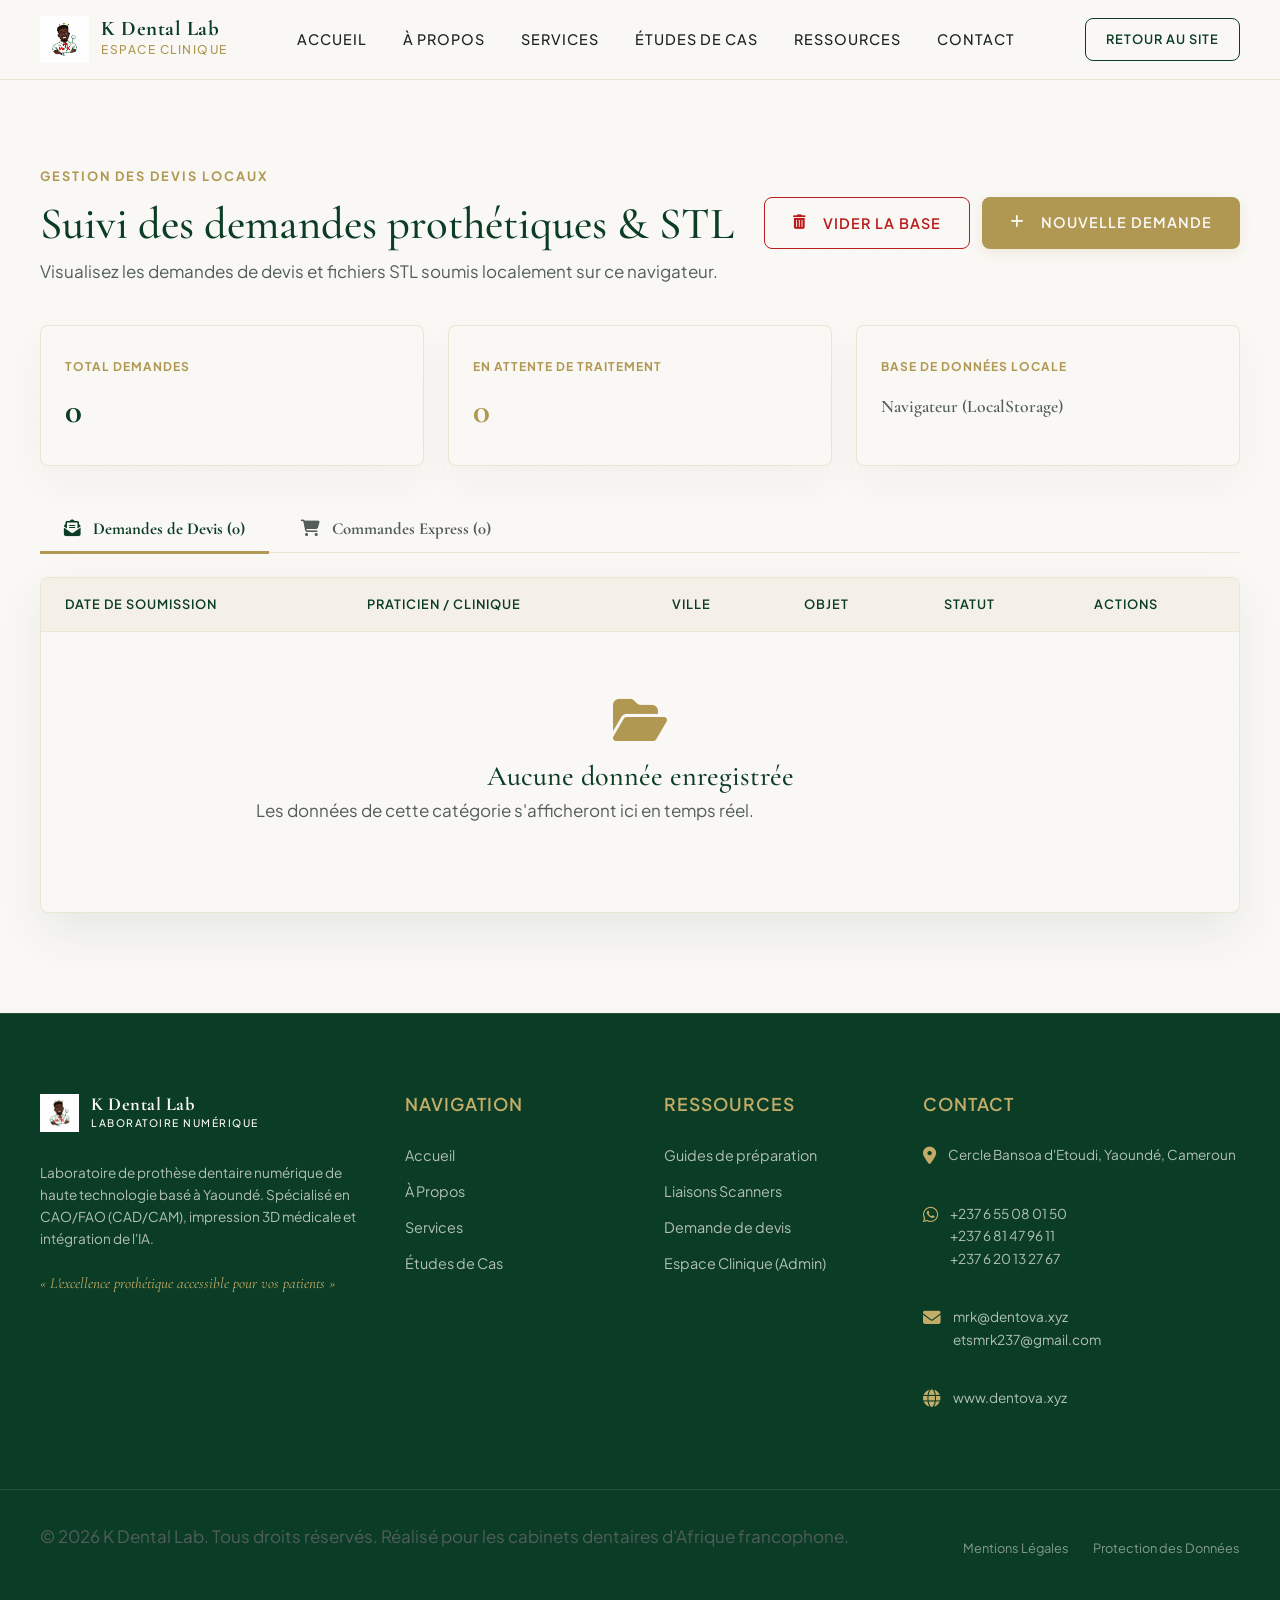
<file: admin.html>
<!DOCTYPE html>
<html lang="fr">
<head>
    <meta charset="UTF-8">
    <meta name="viewport" content="width=device-width, initial-scale=1.0">
    
    <!-- SEO Meta Tags -->
    <title>Espace Praticien (Administration) - K Dental Lab</title>
    <meta name="robots" content="noindex, nofollow">
    
    <!-- Stylesheets -->
    <link rel="stylesheet" href="style.css">
    
    <!-- FontAwesome for Icons -->
    <link rel="stylesheet" href="https://cdnjs.cloudflare.com/ajax/libs/font-awesome/6.4.0/css/all.min.css">
</head>
<body>

    <!-- Header / Navigation (Scroll-Aware) -->
    <header class="app-header header-scrolled" id="app-header">
        <div class="container header-container">
            <a href="index.html" class="brand">
                <img src="assets/k_dental_lab_logo.png" alt="Logo de K Dental Lab" class="brand-logo-img">
                <div class="brand-name">
                    <h1>K Dental Lab</h1>
                    <span>Espace Clinique</span>
                </div>
            </a>
            
            <nav class="nav-menu" id="nav-menu">
                <a href="index.html" class="nav-link">Accueil</a>
                <a href="about.html" class="nav-link">À Propos</a>
                <a href="services.html" class="nav-link">Services</a>
                <a href="cases.html" class="nav-link">Études de Cas</a>
                <a href="resources.html" class="nav-link">Ressources</a>
                <a href="contact.html" class="nav-link">Contact</a>
            </nav>
            
            <div class="header-actions">
                <a href="index.html" class="btn btn-secondary btn-sm" style="padding: 10px 20px; font-size: 0.8rem;">Retour au site</a>
                <button class="burger-menu" id="burger-menu" aria-label="Ouvrir le menu de navigation">
                    <span class="burger-bar"></span>
                    <span class="burger-bar"></span>
                    <span class="burger-bar"></span>
                </button>
            </div>
        </div>
    </header>

    <!-- Main Content -->
    <main>
        
        <!-- Admin Dashboard Section -->
        <section class="admin-section" id="admin-section">
            <div class="section-texture"></div>
            <div class="container">
                
                <div class="admin-header-row">
                    <div>
                        <span class="section-tag">Gestion des devis locaux</span>
                        <h2>Suivi des demandes prothétiques & STL</h2>
                        <p style="margin-bottom: 0;">Visualisez les demandes de devis et fichiers STL soumis localement sur ce navigateur.</p>
                    </div>
                    <div style="display: flex; gap: 12px;">
                        <button class="btn btn-secondary btn-sm" id="reset-leads-btn" style="border-color: #b91c1c; color: #b91c1c;"><i class="fa-solid fa-trash-can" style="margin-right: 6px;"></i> Vider la base</button>
                        <a href="contact.html" class="btn btn-accent btn-sm"><i class="fa-solid fa-plus" style="margin-right: 6px;"></i> Nouvelle demande</a>
                    </div>
                </div>

                <!-- Stats summary widget -->
                <div style="display: grid; grid-template-columns: repeat(3, 1fr); gap: 24px; margin-bottom: 40px;">
                    <div style="background-color: var(--bg-cream); border: 1px solid var(--border-gold); padding: 24px; border-radius: var(--border-radius); box-shadow: var(--shadow-soft);">
                        <strong style="font-size: 0.75rem; color: var(--accent-gold); text-transform: uppercase; letter-spacing: 1px;">Total Demandes</strong>
                        <div style="font-family: var(--font-serif); font-size: 2.2rem; font-weight: 700; color: var(--primary-green); margin-top: 4px;" id="total-leads-count">0</div>
                    </div>
                    <div style="background-color: var(--bg-cream); border: 1px solid var(--border-gold); padding: 24px; border-radius: var(--border-radius); box-shadow: var(--shadow-soft);">
                        <strong style="font-size: 0.75rem; color: var(--accent-gold); text-transform: uppercase; letter-spacing: 1px;">En attente de traitement</strong>
                        <div style="font-family: var(--font-serif); font-size: 2.2rem; font-weight: 700; color: var(--accent-gold); margin-top: 4px;" id="active-leads-count">0</div>
                    </div>
                    <div style="background-color: var(--bg-cream); border: 1px solid var(--border-gold); padding: 24px; border-radius: var(--border-radius); box-shadow: var(--shadow-soft);">
                        <strong style="font-size: 0.75rem; color: var(--accent-gold); text-transform: uppercase; letter-spacing: 1px;">Base de données locale</strong>
                        <div style="font-family: var(--font-serif); font-size: 1.1rem; font-weight: 600; color: var(--text-muted); margin-top: 14px;">Navigateur (LocalStorage)</div>
                    </div>
                </div>

                <!-- Tabs for Leads vs Orders -->
                <div class="admin-tabs-container" style="margin-top: 32px; margin-bottom: 24px; border-bottom: 1px solid var(--border-gold); display: flex; gap: 8px;">
                    <button type="button" class="admin-tab-btn active" id="admin-tab-leads" style="background: none; border: none; font-family: var(--font-serif); font-size: 1.05rem; font-weight: 700; color: var(--primary-green); padding: 12px 24px; cursor: pointer; border-bottom: 3px solid var(--accent-gold); margin-bottom: -2px; transition: all 0.3s ease;">
                        <i class="fa-solid fa-envelope-open-text" style="margin-right: 8px;"></i> Demandes de Devis (<span id="count-leads-tab">0</span>)
                    </button>
                    <button type="button" class="admin-tab-btn" id="admin-tab-orders" style="background: none; border: none; font-family: var(--font-serif); font-size: 1.05rem; font-weight: 700; color: var(--text-muted); padding: 12px 24px; cursor: pointer; border-bottom: 3px solid transparent; margin-bottom: -2px; transition: all 0.3s ease;">
                        <i class="fa-solid fa-cart-shopping" style="margin-right: 8px;"></i> Commandes Express (<span id="count-orders-tab">0</span>)
                    </button>
                </div>

                <!-- Admin Table -->
                <div class="admin-table-wrapper">
                    <table class="admin-table">
                        <thead id="admin-table-thead">
                            <tr>
                                <th>Date de soumission</th>
                                <th>Praticien / Clinique</th>
                                <th>Ville</th>
                                <th>Objet</th>
                                <th>Statut</th>
                                <th>Actions</th>
                            </tr>
                        </thead>
                        <tbody id="admin-table-body">
                            <!-- Injected by app.js -->
                        </tbody>
                    </table>
                    
                    <!-- Table empty state -->
                    <div class="admin-empty-state" id="admin-empty-msg" style="display: none;">
                        <i class="fa-solid fa-folder-open"></i>
                        <h3>Aucune donnée enregistrée</h3>
                        <p>Les données de cette catégorie s'afficheront ici en temps réel.</p>
                    </div>
                </div>

            </div>
        </section>

    </main>

    <!-- Details Modal -->
    <div class="admin-modal-overlay" id="admin-modal-overlay"></div>
    <div class="admin-modal" id="admin-modal">
        <div class="admin-modal-header">
            <h3 style="font-size: 1.5rem; margin-bottom: 0;" id="modal-lead-name">Détails de la demande</h3>
            <button id="close-admin-modal" style="font-size: 1.5rem; color: var(--text-muted);"><i class="fa-solid fa-xmark"></i></button>
        </div>
        <div class="admin-modal-body">
            <div style="display: grid; grid-template-columns: 1fr 1fr; gap: 20px;">
                <div class="admin-detail-item">
                    <strong>Date de soumission</strong>
                    <span id="modal-lead-date">01/01/2026</span>
                </div>
                <div class="admin-detail-item">
                    <strong>Téléphone / WhatsApp</strong>
                    <span id="modal-lead-phone">+237 6000000</span>
                </div>
                <div class="admin-detail-item">
                    <strong>Adresse Email</strong>
                    <span id="modal-lead-email">docteur@email.com</span>
                </div>
                <div class="admin-detail-item">
                    <strong>Ville</strong>
                    <span id="modal-lead-city">Douala</span>
                </div>
                <div class="admin-detail-item">
                    <strong>Scanner clinique</strong>
                    <span id="modal-lead-scanner">Medit</span>
                </div>
                <div class="admin-detail-item" id="modal-lead-type-container">
                    <strong>Objet</strong>
                    <span id="modal-lead-type">Cas Test</span>
                </div>
            </div>
            
            <div class="admin-detail-item" style="border-top: 1px solid var(--border-gold); padding-top: 16px;">
                <strong>Fichier STL / Pièce jointe</strong>
                <span id="modal-lead-file" style="font-weight: 600; color: var(--primary-green);"><i class="fa-solid fa-file-arrow-up" style="margin-right: 6px;"></i> cas_dentaire.stl</span>
            </div>

            <!-- Order-specific fields (hidden by default) -->
            <div id="modal-order-specifics" style="display: none; border-top: 1px solid var(--border-gold); padding-top: 16px;">
                <div style="display: grid; grid-template-columns: 1fr 1fr; gap: 20px; margin-bottom: 16px;">
                    <div class="admin-detail-item">
                        <strong>Total Commande</strong>
                        <span id="modal-order-total" style="font-weight: 700; color: var(--accent-gold);">0 FCFA</span>
                    </div>
                    <div class="admin-detail-item">
                        <strong>Mode de Règlement</strong>
                        <span id="modal-order-paymethod">MOMO</span>
                    </div>
                </div>
                <div class="admin-detail-item" style="margin-bottom: 16px;">
                    <strong>Détail des Prothèses Commandées</strong>
                    <div id="modal-order-items" style="background-color: rgba(11, 60, 38, 0.05); padding: 12px; border-radius: 6px; font-size: 0.88rem; font-weight: 600; color: var(--primary-green);"></div>
                </div>
                <div class="admin-detail-item">
                    <strong>Preuve de Paiement (Reçu)</strong>
                    <span id="modal-order-proof" style="font-weight: 600; color: var(--accent-gold);">N/A</span>
                </div>
            </div>

            <div class="admin-detail-item" id="modal-lead-msg-container" style="border-top: 1px solid var(--border-gold); padding-top: 16px;">
                <strong>Message / Prescription technique</strong>
                <p id="modal-lead-msg" style="white-space: pre-wrap; font-size: 0.9rem; line-height: 1.5; color: var(--text-muted);">Instructions clinique.</p>
            </div>
            
            <div style="margin-top: 16px; display: flex; gap: 12px; justify-content: flex-end; border-top: 1px solid var(--border-gold); padding-top: 20px;">
                <button class="btn btn-secondary btn-sm" id="modal-toggle-status" style="padding: 10px 20px; font-size: 0.8rem;">Marquer comme traité</button>
            </div>
        </div>
    </div>

    <!-- Footer -->
    <footer class="app-footer">
        <div class="container footer-grid">
            <div class="footer-col">
                <a href="index.html" class="brand">
                    <img src="assets/k_dental_lab_logo.png" alt="Logo de K Dental Lab" style="height: 38px;">
                    <div class="brand-name">
                        <h1 style="font-size: 1.15rem; color: var(--bg-cream);">K Dental Lab</h1>
                        <span style="font-size: 0.65rem;">Laboratoire Numérique</span>
                    </div>
                </a>
                <p class="footer-about-text">Laboratoire de prothèse dentaire numérique de haute technologie basé à Yaoundé. Spécialisé en CAO/FAO (CAD/CAM), impression 3D médicale et intégration de l'IA.<br><br><span style="font-family: var(--font-serif); font-style: italic; color: var(--accent-gold-light); font-size: 0.95rem;">« L'excellence prothétique accessible pour vos patients »</span></p>
            </div>
            
            <div class="footer-col">
                <h4>Navigation</h4>
                <ul class="footer-links">
                    <li><a href="index.html">Accueil</a></li>
                    <li><a href="about.html">À Propos</a></li>
                    <li><a href="services.html">Services</a></li>
                    <li><a href="cases.html">Études de Cas</a></li>
                </ul>
            </div>
            
            <div class="footer-col">
                <h4>Ressources</h4>
                <ul class="footer-links">
                    <li><a href="resources.html">Guides de préparation</a></li>
                    <li><a href="resources.html#scanners">Liaisons Scanners</a></li>
                    <li><a href="contact.html">Demande de devis</a></li>
                    <li><a href="admin.html">Espace Clinique (Admin)</a></li>
                </ul>
            </div>
            
            <div class="footer-col">
                <h4>Contact</h4>
                <div class="footer-contact-item">
                    <i class="fa-solid fa-location-dot"></i>
                    <span>Cercle Bansoa d'Etoudi, Yaoundé, Cameroun</span>
                </div>
                <div class="footer-contact-item">
                    <i class="fa-brands fa-whatsapp"></i>
                    <span>+237 6 55 08 01 50<br>+237 6 81 47 96 11<br>+237 6 20 13 27 67</span>
                </div>
                <div class="footer-contact-item">
                    <i class="fa-solid fa-envelope"></i>
                    <span>mrk@dentova.xyz<br>etsmrk237@gmail.com</span>
                </div>
                <div class="footer-contact-item">
                    <i class="fa-solid fa-globe"></i>
                    <span><a href="https://www.dentova.xyz" target="_blank" style="color: rgba(250, 248, 245, 0.7);">www.dentova.xyz</a></span>
                </div>
            </div>
        </div>
        
        <div class="container footer-bottom">
            <p>&copy; 2026 K Dental Lab. Tous droits réservés. Réalisé pour les cabinets dentaires d'Afrique francophone.</p>
            <div class="footer-bottom-links">
                <a href="#">Mentions Légales</a>
                <a href="#">Protection des Données</a>
            </div>
        </div>
    </footer>

    <!-- App JS -->
    <script src="app.js"></script>
</body>
</html>
</file>
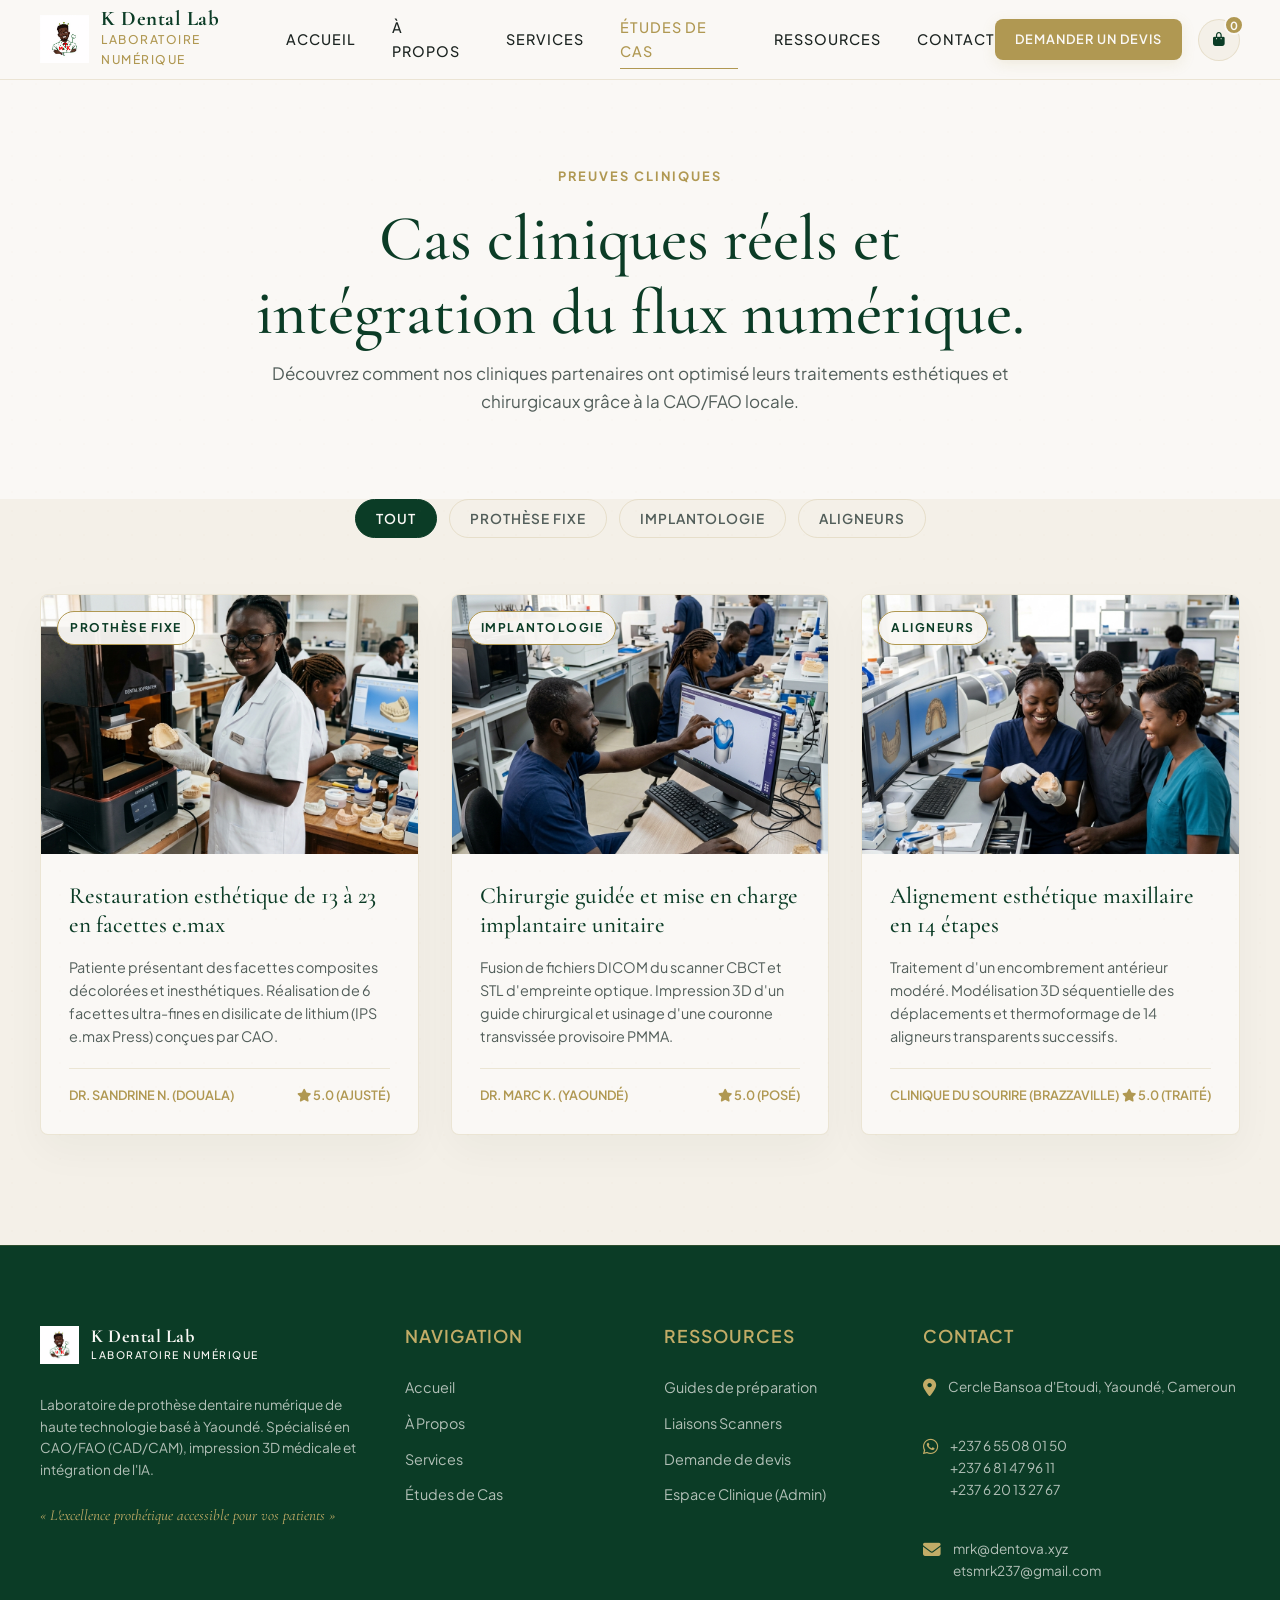
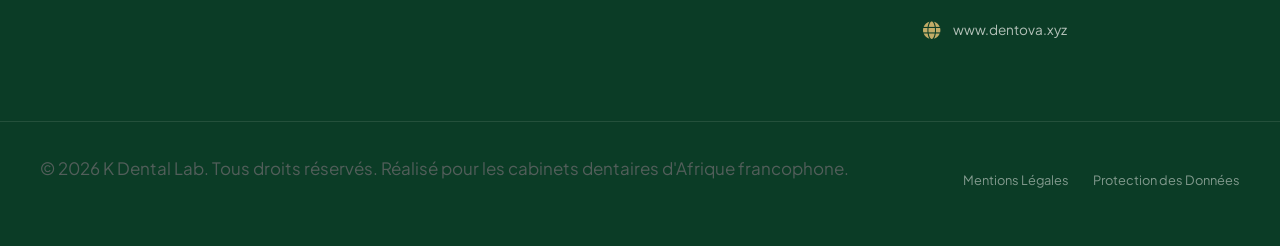
<file: cases.html>
<!DOCTYPE html>
<html lang="fr">
<head>
    <meta charset="UTF-8">
    <meta name="viewport" content="width=device-width, initial-scale=1.0">
    
    <!-- SEO Meta Tags -->
    <title>Études de Cas - K Dental Lab | Réalisations Cliniques de Précision</title>
    <meta name="description" content="Découvrez nos réussites cliniques en Afrique centrale. Facettes e.max, bridges zircone sur implants et guides chirurgicaux 3D réalisés sans retouche.">
    <link rel="canonical" href="https://k_dental_lab.com/cases.html">
    
    <!-- Stylesheets -->
    <link rel="stylesheet" href="style.css">
    
    <!-- FontAwesome for Icons -->
    <link rel="stylesheet" href="https://cdnjs.cloudflare.com/ajax/libs/font-awesome/6.4.0/css/all.min.css">
</head>
<body>

    <!-- Header / Navigation (Scroll-Aware) -->
    <header class="app-header" id="app-header">
        <div class="container header-container">
            <a href="index.html" class="brand">
                <img src="assets/k_dental_lab_logo.png" alt="Logo de K Dental Lab" class="brand-logo-img">
                <div class="brand-name">
                    <h1>K Dental Lab</h1>
                    <span>Laboratoire Numérique</span>
                </div>
            </a>
            
            <nav class="nav-menu" id="nav-menu">
                <a href="index.html" class="nav-link">Accueil</a>
                <a href="about.html" class="nav-link">À Propos</a>
                <a href="services.html" class="nav-link">Services</a>
                <a href="cases.html" class="nav-link active">Études de Cas</a>
                <a href="resources.html" class="nav-link">Ressources</a>
                <a href="contact.html" class="nav-link">Contact</a>
            </nav>
            
            <div class="header-actions">
                <a href="contact.html" class="btn btn-accent btn-sm" style="padding: 10px 20px; font-size: 0.8rem;">Demander un Devis</a>
                                <button class="cart-trigger-btn" id="cart-trigger" aria-label="Voir le panier">
                    <i class="fa-solid fa-bag-shopping"></i>
                    <span class="cart-count-badge" id="cart-count">0</span>
                </button>
<button class="burger-menu" id="burger-menu" aria-label="Ouvrir le menu de navigation">
                    <span class="burger-bar"></span>
                    <span class="burger-bar"></span>
                    <span class="burger-bar"></span>
                </button>
            </div>
        </div>
    </header>

    <!-- Main Content -->
    <main>
        
        <!-- Case Studies Hero Section -->
        <section class="cases-hero" id="cases-hero">
            <div class="section-texture"></div>
            <div class="container">
                <div class="section-header" style="max-width: 800px; margin: 0 auto; text-align: center;">
                    <span class="section-tag">Preuves Cliniques</span>
                    <h1>Cas cliniques réels et intégration du flux numérique.</h1>
                    <p>Découvrez comment nos cliniques partenaires ont optimisé leurs traitements esthétiques et chirurgicaux grâce à la CAO/FAO locale.</p>
                </div>
            </div>
        </section>

        <!-- Case Studies Grid with Category Filter Chips -->
        <section class="cases-section section-bg-dark" style="padding-top: 0;" id="cases-section">
            <div class="section-texture"></div>
            <div class="container">
                
                <!-- Category Filters (Chips) -->
                <div class="filter-chips">
                    <button class="chip active" data-category="all">Tout</button>
                    <button class="chip" data-category="fixe">Prothèse Fixe</button>
                    <button class="chip" data-category="implant">Implantologie</button>
                    <button class="chip" data-category="aligneurs">Aligneurs</button>
                </div>
                
                <!-- Cases Grid (Max 3 columns) -->
                <div class="cases-grid">
                    
                    <!-- Case 1: Fixed Aesthetic e.max -->
                    <div class="case-card reveal" data-category="fixe" style="display: flex;">
                        <div class="case-image-wrapper">
                            <img src="assets/service_3d_printed_dental.png" alt="Modèle 3D de facettes dentaires en disilicate de lithium" class="case-card-img">
                            <span class="case-card-tag">Prothèse Fixe</span>
                        </div>
                        <div class="case-card-content">
                            <h3 class="case-card-title">Restauration esthétique de 13 à 23 en facettes e.max</h3>
                            <p class="case-card-desc">Patiente présentant des facettes composites décolorées et inesthétiques. Réalisation de 6 facettes ultra-fines en disilicate de lithium (IPS e.max Press) conçues par CAO.</p>
                            <div class="case-card-footer">
                                <span>Dr. Sandrine N. (Douala)</span>
                                <span><i class="fa-solid fa-star"></i> 5.0 (Ajusté)</span>
                            </div>
                        </div>
                    </div>
                    
                    <!-- Case 2: Guided Implant Surgery -->
                    <div class="case-card reveal" data-category="implant" style="display: flex;">
                        <div class="case-image-wrapper">
                            <img src="assets/hero_digital_dental_design.png" alt="Conception CAO d'un guide chirurgical implantaire 3D" class="case-card-img">
                            <span class="case-card-tag">Implantologie</span>
                        </div>
                        <div class="case-card-content">
                            <h3 class="case-card-title">Chirurgie guidée et mise en charge implantaire unitaire</h3>
                            <p class="case-card-desc">Fusion de fichiers DICOM du scanner CBCT et STL d'empreinte optique. Impression 3D d'un guide chirurgical et usinage d'une couronne transvissée provisoire PMMA.</p>
                            <div class="case-card-footer">
                                <span>Dr. Marc K. (Yaoundé)</span>
                                <span><i class="fa-solid fa-star"></i> 5.0 (Posé)</span>
                            </div>
                        </div>
                    </div>
                    
                    <!-- Case 3: Clear Aligners Orthodontics -->
                    <div class="case-card reveal" data-category="aligneurs" style="display: flex;">
                        <div class="case-image-wrapper">
                            <img src="assets/about_dental_lab_team.png" alt="Techniciens modélisant le déplacement dentaire pour aligneurs" class="case-card-img">
                            <span class="case-card-tag">Aligneurs</span>
                        </div>
                        <div class="case-card-content">
                            <h3 class="case-card-title">Alignement esthétique maxillaire en 14 étapes</h3>
                            <p class="case-card-desc">Traitement d'un encombrement antérieur modéré. Modélisation 3D séquentielle des déplacements et thermoformage de 14 aligneurs transparents successifs.</p>
                            <div class="case-card-footer">
                                <span>Clinique du Sourire (Brazzaville)</span>
                                <span><i class="fa-solid fa-star"></i> 5.0 (Traité)</span>
                            </div>
                        </div>
                    </div>
                    
                </div>
            </div>
        </section>

    </main>

    <!-- Footer -->
    <footer class="app-footer">
        <div class="container footer-grid">
            <div class="footer-col">
                <a href="index.html" class="brand">
                    <img src="assets/k_dental_lab_logo.png" alt="Logo de K Dental Lab" style="height: 38px;">
                    <div class="brand-name">
                        <h1 style="font-size: 1.15rem; color: var(--bg-cream);">K Dental Lab</h1>
                        <span style="font-size: 0.65rem;">Laboratoire Numérique</span>
                    </div>
                </a>
                <p class="footer-about-text">Laboratoire de prothèse dentaire numérique de haute technologie basé à Yaoundé. Spécialisé en CAO/FAO (CAD/CAM), impression 3D médicale et intégration de l'IA.<br><br><span style="font-family: var(--font-serif); font-style: italic; color: var(--accent-gold-light); font-size: 0.95rem;">« L'excellence prothétique accessible pour vos patients »</span></p>
            </div>
            
            <div class="footer-col">
                <h4>Navigation</h4>
                <ul class="footer-links">
                    <li><a href="index.html">Accueil</a></li>
                    <li><a href="about.html">À Propos</a></li>
                    <li><a href="services.html">Services</a></li>
                    <li><a href="cases.html">Études de Cas</a></li>
                </ul>
            </div>
            
            <div class="footer-col">
                <h4>Ressources</h4>
                <ul class="footer-links">
                    <li><a href="resources.html">Guides de préparation</a></li>
                    <li><a href="resources.html#scanners">Liaisons Scanners</a></li>
                    <li><a href="contact.html">Demande de devis</a></li>
                    <li><a href="admin.html">Espace Clinique (Admin)</a></li>
                </ul>
            </div>
            
            <div class="footer-col">
                <h4>Contact</h4>
                <div class="footer-contact-item">
                    <i class="fa-solid fa-location-dot"></i>
                    <span>Cercle Bansoa d'Etoudi, Yaoundé, Cameroun</span>
                </div>
                <div class="footer-contact-item">
                    <i class="fa-brands fa-whatsapp"></i>
                    <span>+237 6 55 08 01 50<br>+237 6 81 47 96 11<br>+237 6 20 13 27 67</span>
                </div>
                <div class="footer-contact-item">
                    <i class="fa-solid fa-envelope"></i>
                    <span>mrk@dentova.xyz<br>etsmrk237@gmail.com</span>
                </div>
                <div class="footer-contact-item">
                    <i class="fa-solid fa-globe"></i>
                    <span><a href="https://www.dentova.xyz" target="_blank" style="color: rgba(250, 248, 245, 0.7);">www.dentova.xyz</a></span>
                </div>
            </div>
        </div>
        
        <div class="container footer-bottom">
            <p>&copy; 2026 K Dental Lab. Tous droits réservés. Réalisé pour les cabinets dentaires d'Afrique francophone.</p>
            <div class="footer-bottom-links">
                <a href="#">Mentions Légales</a>
                <a href="#">Protection des Données</a>
            </div>
        </div>
    </footer>

    <!-- App JS -->
        <div class="cart-drawer-overlay" id="cart-overlay"></div>
    <div class="cart-drawer" id="cart-drawer">
        <div class="drawer-header">
            <h3><i class="fa-solid fa-bag-shopping"></i> Votre Panier B2B</h3>
            <button class="close-drawer" id="close-cart" aria-label="Fermer le panier">
                <i class="fa-solid fa-xmark"></i>
            </button>
        </div>

        <div class="drawer-content">
            <!-- Empty state -->
            <div class="empty-cart-state" id="empty-cart-msg">
                <i class="fa-solid fa-basket-shopping empty-icon"></i>
                <p>Votre panier de commande est vide.</p>
                <button class="btn btn-primary" id="continue-shopping">Parcourir les tarifs</button>
            </div>

            <!-- Cart items list -->
            <div class="cart-items-container" id="cart-items-list" style="display: none;">
                <!-- Injected dynamically by JavaScript -->
            </div>

            <!-- Order form & Checkout summary -->
            <div class="checkout-section" id="checkout-form-section" style="display: none;">
                <div class="cart-summary-card">
                    <div class="summary-row">
                        <span>Sous-total</span>
                        <span id="summary-subtotal">0 FCFA</span>
                    </div>
                    <div class="summary-row">
                        <span>Frais de livraison</span>
                        <span class="free-badge">Gratuit (Yaoundé 5)</span>
                    </div>
                    <div class="summary-row total-row">
                        <span>Total</span>
                        <span id="summary-total" style="color: var(--accent-gold);">0 FCFA</span>
                    </div>
                </div>

                <form id="cart-checkout-form" class="contact-form">
                    <h4 style="font-family: var(--font-sans); font-size: 0.85rem; font-weight: 700; text-transform: uppercase; color: var(--primary-green); margin-bottom: 8px; border-bottom: 1px solid var(--border-gold); padding-bottom: 8px;"><i class="fa-solid fa-user-doctor"></i> Informations Clinique</h4>
                    
                    <div class="form-group">
                        <label for="cart-client-name">Nom complet ou Clinique *</label>
                        <input type="text" id="cart-client-name" required placeholder="Ex: Dr. Sandrine N.">
                    </div>

                    <div class="form-group">
                        <label for="cart-client-whatsapp">Numéro WhatsApp *</label>
                        <input type="tel" id="cart-client-whatsapp" required placeholder="Ex: +237 655 08 01 50">
                    </div>

                    <div class="form-group">
                        <label for="cart-client-email">Adresse Email *</label>
                        <input type="email" id="cart-client-email" required placeholder="Ex: docteur@clinique.com">
                    </div>

                    <div class="form-group">
                        <label for="cart-client-city">Ville & Pays *</label>
                        <input type="text" id="cart-client-city" required placeholder="Ex: Douala, Cameroun">
                    </div>

                    <div class="form-group">
                        <label for="cart-client-scanner">Scanner intra-oral actuel *</label>
                        <select id="cart-client-scanner" required>
                            <option value="Medit">Medit (Medit Link)</option>
                            <option value="3Shape">3Shape Communicate</option>
                            <option value="iTero">Align/iTero</option>
                            <option value="Autre">Autre scanner (Export direct)</option>
                            <option value="Aucun">Aucun scanner (Empreintes physiques)</option>
                        </select>
                    </div>

                    <!-- Drag-and-drop STL Cas File -->
                    <div class="form-group">
                        <label>Fichiers STL d'empreinte optique</label>
                        <div class="file-dropzone" id="cart-dropzone-stl" style="padding: 16px;">
                            <input type="file" id="cart-stl-file" accept=".stl,.ply,.obj,.zip" style="display: none;">
                            <div class="dropzone-prompt" id="cart-prompt-stl">
                                <i class="fa-solid fa-file-export" style="font-size: 1.5rem; color: var(--accent-gold);"></i>
                                <span style="font-size: 0.8rem; font-weight: 600;">Glisser ou cliquer pour joindre les scans STL</span>
                                <span class="file-specs" style="font-size: 0.65rem;">STL, PLY, OBJ, ZIP (Max 50 Mo)</span>
                            </div>
                            <div class="dropzone-preview" id="cart-preview-stl" style="display: none;">
                                <i class="fa-solid fa-file-shield" style="font-size: 2rem; color: var(--primary-green);"></i>
                                <div class="preview-actions">
                                    <span id="cart-preview-filename-stl" style="font-size: 0.8rem;">scan.stl</span>
                                    <button type="button" class="remove-file-btn" id="cart-remove-stl"><i class="fa-solid fa-trash"></i></button>
                                </div>
                            </div>
                        </div>
                    </div>

                    <div class="checkout-paths-tabs" style="margin-top: 16px;">
                        <button type="button" class="tab-btn active" id="tab-pay-now">
                            <i class="fa-solid fa-money-bill-wave"></i> Payer maintenant
                        </button>
                        <button type="button" class="tab-btn" id="tab-contact-first">
                            <i class="fa-brands fa-whatsapp"></i> Discuter d'abord
                        </button>
                    </div>

                    <!-- PATH 1: Pay Now -->
                    <div class="path-content" id="path-pay-now-content">
                        <h4 style="font-family: var(--font-sans); font-size: 0.85rem; font-weight: 700; text-transform: uppercase; color: var(--primary-green); margin-bottom: 12px;"><i class="fa-solid fa-wallet"></i> Mode de Paiement</h4>
                        
                        <div class="payment-options">
                            <label class="payment-card-option selected">
                                <input type="radio" name="cart-payment-method" value="momo" checked>
                                <div class="option-content">
                                    <div class="method-logo-wrapper momo-bg">
                                        <i class="fa-solid fa-mobile-screen-button"></i>
                                    </div>
                                    <div class="method-details">
                                        <span class="method-title">MTN MoMo</span>
                                        <span class="beneficiary-tag">Darius Valere</span>
                                    </div>
                                    <i class="fa-solid fa-circle-check check-indicator"></i>
                                </div>
                            </label>

                            <label class="payment-card-option">
                                <input type="radio" name="cart-payment-method" value="orange">
                                <div class="option-content">
                                    <div class="method-logo-wrapper orange-bg">
                                        <i class="fa-solid fa-mobile-screen-button"></i>
                                    </div>
                                    <div class="method-details">
                                        <span class="method-title">Orange Money</span>
                                        <span class="beneficiary-tag">Code Marchand : 1002072</span>
                                    </div>
                                    <i class="fa-solid fa-circle-check check-indicator"></i>
                                </div>
                            </label>

                            <label class="payment-card-option">
                                <input type="radio" name="cart-payment-method" value="neero">
                                <div class="option-content">
                                    <div class="method-logo-wrapper neero-bg" style="background-color: #4f46e5; color: white; display: flex; align-items: center; justify-content: center; width: 36px; height: 36px; border-radius: 50%; font-size: 1rem;">
                                        <i class="fa-solid fa-credit-card"></i>
                                    </div>
                                    <div class="method-details">
                                        <span class="method-title">Carte / Neero</span>
                                        <span class="beneficiary-tag">Lien envoyé par WhatsApp</span>
                                    </div>
                                    <i class="fa-solid fa-circle-check check-indicator"></i>
                                </div>
                            </label>
                        </div>

                        <!-- Dynamic Instruction Box -->
                        <div class="payment-instruction-box" id="instruction-momo">
                            <p>Pour payer via <strong>MTN Mobile Money</strong> :</p>
                            <ol class="instruction-list">
                                <li>Composez <strong>*126#</strong> sur votre téléphone.</li>
                                <li>Envoyez le montant de <strong class="momo-total-placeholder">0 FCFA</strong> au numéro : <br><strong class="highlight-number"><i class="fa-solid fa-copy copy-btn" data-copy="681479611"></i> +237 681479611</strong> (Darius Valere).</li>
                                <li>Prenez une capture d'écran du message de confirmation de transfert.</li>
                            </ol>
                        </div>

                        <div class="payment-instruction-box" id="instruction-orange" style="display: none;">
                            <p>Pour payer via <strong>Orange Money</strong> :</p>
                            <ol class="instruction-list">
                                <li>Composez le code marchand <strong>#150*47#</strong> sur votre téléphone.</li>
                                <li>Entrez le code marchand : <strong class="highlight-number"><i class="fa-solid fa-copy copy-btn" data-copy="1002072"></i> 1002072</strong> (ETS Mr K).</li>
                                <li>Entrez le montant de <strong class="orange-total-placeholder">0 FCFA</strong> et validez.</li>
                                <li>Prenez une capture d'écran du reçu de paiement.</li>
                            </ol>
                        </div>

                        <div class="payment-instruction-box" id="instruction-neero" style="display: none;">
                            <p>Pour payer par <strong>Carte Bancaire (Neero)</strong> :</p>
                            <ol class="instruction-list">
                                <li>Soumettez votre panier pour enregistrer la commande.</li>
                                <li>Un conseiller vous enverra un lien de paiement sécurisé <strong>Neero</strong> directement par WhatsApp pour finaliser le règlement.</li>
                            </ol>
                        </div>

                        <!-- Proof of payment fields (Hidden if Neero is selected) -->
                        <div id="payment-proof-fields-container">
                            <!-- Transaction ID Input -->
                            <div class="form-group" style="margin-bottom: 16px;">
                                <label for="cart-transaction-id">ID de Transaction Mobile Money</label>
                                <input type="text" id="cart-transaction-id" placeholder="Ex: 20481729482 ou AP260531...">
                            </div>

                            <!-- Payment proof input -->
                            <div class="form-group" style="margin-bottom: 16px;">
                                <label>Ou Capture d'écran de preuve de transfert</label>
                                <div class="file-dropzone" id="cart-dropzone-proof" style="padding: 16px;">
                                    <input type="file" id="cart-proof-file" accept="image/*" style="display:none;">
                                    <div class="dropzone-prompt" id="cart-prompt-proof">
                                        <i class="fa-solid fa-image" style="font-size: 1.5rem; color: var(--accent-gold);"></i>
                                        <span style="font-size: 0.8rem; font-weight: 600;">Glisser ou cliquer pour importer le reçu</span>
                                        <span class="file-specs" style="font-size: 0.65rem;">Capture d'écran (Format JPG, PNG)</span>
                                     </div>
                                    <div class="dropzone-preview" id="cart-preview-proof" style="display:none;">
                                        <i class="fa-solid fa-file-invoice" style="font-size: 2rem; color: var(--primary-green);"></i>
                                        <div class="preview-actions">
                                            <span id="cart-preview-filename-proof" style="font-size: 0.8rem;">recu.png</span>
                                            <button type="button" class="remove-file-btn" id="cart-remove-proof"><i class="fa-solid fa-trash"></i></button>
                                        </div>
                                    </div>
                                </div>
                            </div>
                        </div>

                        <button type="submit" class="btn btn-accent" style="width: 100%; display: flex; justify-content: center; align-items: center; margin-top: 12px; opacity: 0.5; cursor: not-allowed;" id="btn-submit-pay" disabled>
                            <i class="fa-brands fa-whatsapp" style="margin-right: 8px;"></i> Envoyer la commande WhatsApp
                        </button>
                    </div>

                    <!-- PATH 2: Contact First -->
                    <div class="path-content" id="path-contact-first-content" style="display: none;">
                        <div style="background-color: rgba(11, 60, 38, 0.05); border: 1px solid var(--border-gold); padding: 16px; border-radius: var(--border-radius); font-size: 0.85rem; line-height: 1.5; color: var(--text-muted); margin-bottom: 20px;">
                            <p><i class="fa-solid fa-circle-info" style="color: var(--accent-gold); margin-right: 6px;"></i> Vous souhaitez valider les détails techniques ou de transport avec notre technicien avant le paiement ? Votre panier sera partagé dans la discussion WhatsApp pour démarrer l'échange.</p>
                        </div>
                        <button type="button" class="btn btn-primary" style="width: 100%; display: flex; justify-content: center; align-items: center;" id="btn-submit-contact">
                            <i class="fa-brands fa-whatsapp" style="margin-right: 8px;"></i> Valider et discuter sur WhatsApp
                        </button>
                    </div>
                </form>
                
                <!-- Simulation upload bar inside Cart -->
                <div class="upload-progress-bar" id="cart-progress-bar-container" style="margin-top: 12px;">
                    <div class="upload-progress" id="cart-progress-bar"></div>
                </div>
            </div>
        </div>
    </div>
    <script src="app.js"></script>
</body>
</html>
</file>
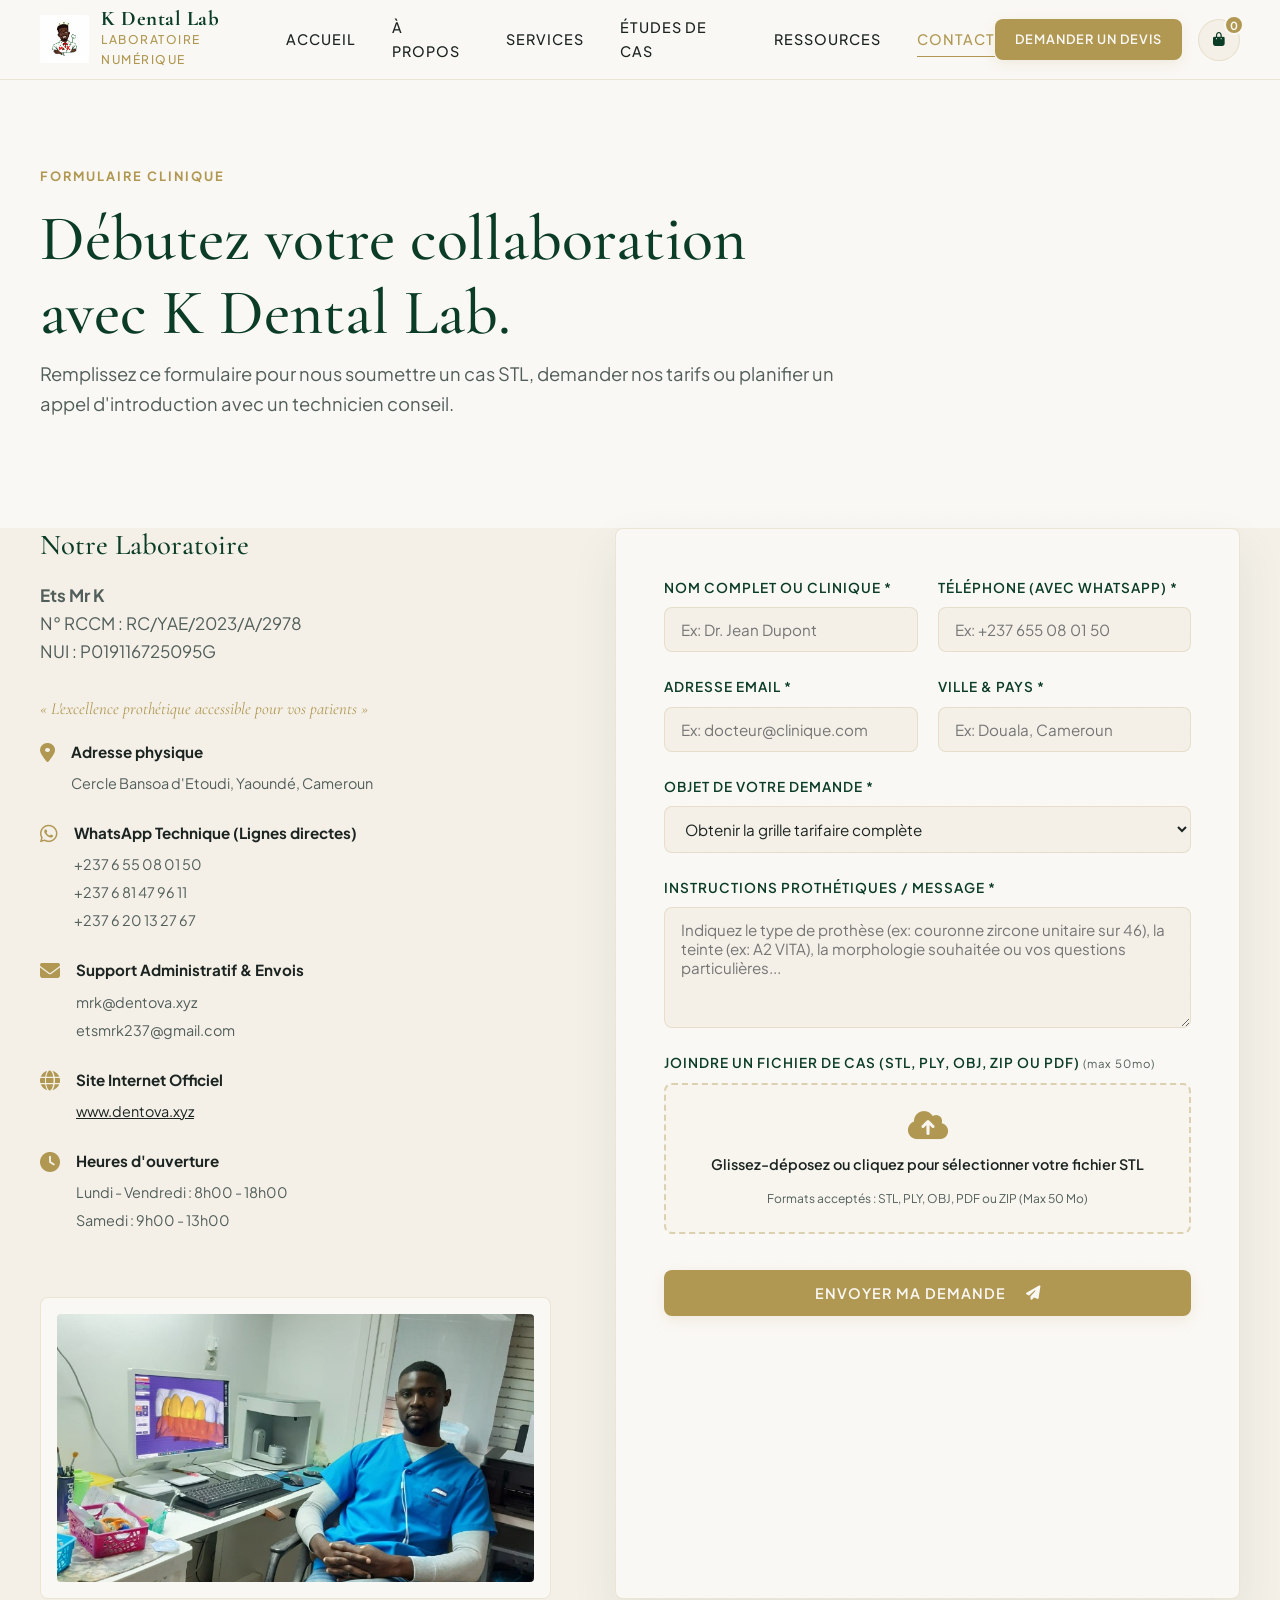
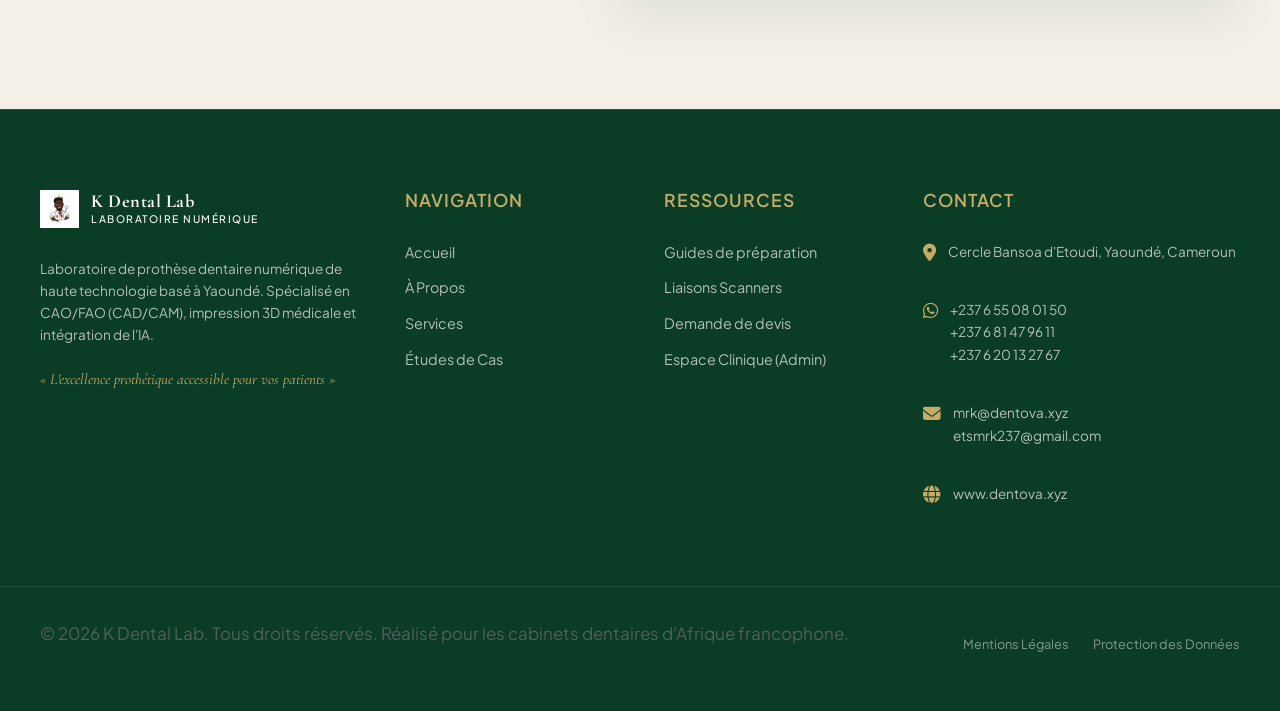
<file: contact.html>
<!DOCTYPE html>
<html lang="fr">
<head>
    <meta charset="UTF-8">
    <meta name="viewport" content="width=device-width, initial-scale=1.0">
    
    <!-- SEO Meta Tags -->
    <title>Contact & Demande de Devis - K Dental Lab | Laboratoire Numérique Yaoundé</title>
    <meta name="description" content="Débutez votre collaboration avec K Dental Lab. Envoyez vos fichiers STL ou demandez notre grille de prix. Service de livraison rapide au Cameroun et en Afrique centrale.">
    <link rel="canonical" href="https://k_dental_lab.com/contact.html">
    
    <!-- Stylesheets -->
    <link rel="stylesheet" href="style.css">
    
    <!-- FontAwesome for Icons -->
    <link rel="stylesheet" href="https://cdnjs.cloudflare.com/ajax/libs/font-awesome/6.4.0/css/all.min.css">
</head>
<body>

    <!-- Header / Navigation (Scroll-Aware) -->
    <header class="app-header" id="app-header">
        <div class="container header-container">
            <a href="index.html" class="brand">
                <img src="assets/k_dental_lab_logo.png" alt="Logo de K Dental Lab" class="brand-logo-img">
                <div class="brand-name">
                    <h1>K Dental Lab</h1>
                    <span>Laboratoire Numérique</span>
                </div>
            </a>
            
            <nav class="nav-menu" id="nav-menu">
                <a href="index.html" class="nav-link">Accueil</a>
                <a href="about.html" class="nav-link">À Propos</a>
                <a href="services.html" class="nav-link">Services</a>
                <a href="cases.html" class="nav-link">Études de Cas</a>
                <a href="resources.html" class="nav-link">Ressources</a>
                <a href="contact.html" class="nav-link active">Contact</a>
            </nav>
            
            <div class="header-actions">
                <a href="contact.html" class="btn btn-accent btn-sm" style="padding: 10px 20px; font-size: 0.8rem;">Demander un Devis</a>
                                <button class="cart-trigger-btn" id="cart-trigger" aria-label="Voir le panier">
                    <i class="fa-solid fa-bag-shopping"></i>
                    <span class="cart-count-badge" id="cart-count">0</span>
                </button>
<button class="burger-menu" id="burger-menu" aria-label="Ouvrir le menu de navigation">
                    <span class="burger-bar"></span>
                    <span class="burger-bar"></span>
                    <span class="burger-bar"></span>
                </button>
            </div>
        </div>
    </header>

    <!-- Main Content -->
    <main>
        
        <!-- Contact Hero Section -->
        <section class="contact-hero" id="contact-hero">
            <div class="section-texture"></div>
            <div class="container">
                <div class="section-header" style="max-width: 800px; margin-bottom: 48px;">
                    <span class="section-tag">Formulaire Clinique</span>
                    <h1>Débutez votre collaboration avec K Dental Lab.</h1>
                    <p style="font-size: 1.15rem;">Remplissez ce formulaire pour nous soumettre un cas STL, demander nos tarifs ou planifier un appel d'introduction avec un technicien conseil.</p>
                </div>
            </div>
        </section>

        <!-- Contact Layout (Form + Panel) -->
        <section class="contact-layout-section section-bg-dark" style="padding-top: 0;" id="contact-layout-section">
            <div class="section-texture"></div>
            <div class="container contact-layout">
                
                <!-- Contact Info Panel -->
                <div class="contact-info-panel reveal">
                    <div class="contact-info-block">
                        <h3>Notre Laboratoire</h3>
                        <p style="margin-bottom: 16px;"><strong>Ets Mr K</strong><br>
                        N° RCCM : RC/YAE/2023/A/2978<br>
                        NUI : P019116725095G<br><br>
                        <span style="font-family: var(--font-serif); font-style: italic; color: var(--accent-gold); font-size: 1.05rem;">« L'excellence prothétique accessible pour vos patients »</span></p>
                        
                        <ul class="contact-info-list">
                            <li>
                                <i class="fa-solid fa-location-dot"></i>
                                <div>
                                    <strong>Adresse physique</strong>
                                    <span>Cercle Bansoa d'Etoudi, Yaoundé, Cameroun</span>
                                </div>
                            </li>
                            <li>
                                <i class="fa-brands fa-whatsapp"></i>
                                <div>
                                    <strong>WhatsApp Technique (Lignes directes)</strong>
                                    <span>+237 6 55 08 01 50<br>+237 6 81 47 96 11<br>+237 6 20 13 27 67</span>
                                </div>
                            </li>
                            <li>
                                <i class="fa-solid fa-envelope"></i>
                                <div>
                                    <strong>Support Administratif & Envois</strong>
                                    <span>mrk@dentova.xyz<br>etsmrk237@gmail.com</span>
                                </div>
                            </li>
                            <li>
                                <i class="fa-solid fa-globe"></i>
                                <div>
                                    <strong>Site Internet Officiel</strong>
                                    <span><a href="https://www.dentova.xyz" target="_blank" style="color: var(--text-dark); text-decoration: underline;">www.dentova.xyz</a></span>
                                </div>
                            </li>
                            <li>
                                <i class="fa-solid fa-clock"></i>
                                <div>
                                    <strong>Heures d'ouverture</strong>
                                    <span>Lundi - Vendredi : 8h00 - 18h00<br>Samedi : 9h00 - 13h00</span>
                                </div>
                            </li>
                        </ul>
                    </div>
                    
                    <div style="border: 1px solid var(--border-gold); padding: 16px; border-radius: var(--border-radius); background-color: var(--bg-cream);">
                        <img src="assets/cta_modern_dental_clinic.jpg" alt="Technicien de laboratoire dentaire qualifié devant son poste de conception 3D à Yaoundé" style="border-radius: calc(var(--border-radius) - 4px); width: 100%; aspect-ratio: 16/9; object-fit: cover;">
                    </div>
                </div>

                <!-- Form Panel -->
                <div class="contact-form-panel reveal">
                    <form id="devis-form" class="contact-form">
                        
                        <div class="form-row">
                            <div class="form-group">
                                <label for="doctor-name">Nom complet ou Clinique *</label>
                                <input type="text" id="doctor-name" required placeholder="Ex: Dr. Jean Dupont">
                            </div>
                            <div class="form-group">
                                <label for="doctor-phone">Téléphone (avec WhatsApp) *</label>
                                <input type="tel" id="doctor-phone" required placeholder="Ex: +237 655 08 01 50">
                            </div>
                        </div>

                        <div class="form-row">
                            <div class="form-group">
                                <label for="doctor-email">Adresse Email *</label>
                                <input type="email" id="doctor-email" required placeholder="Ex: docteur@clinique.com">
                            </div>
                            <div class="form-group">
                                <label for="doctor-city">Ville & Pays *</label>
                                <input type="text" id="doctor-city" required placeholder="Ex: Douala, Cameroun">
                            </div>
                        </div>

                        <div class="form-row single-col">
                            <div class="form-group">
                                <label for="request-type">Objet de votre demande *</label>
                                <select id="request-type" required>
                                    <option value="Grille Tarifaire">Obtenir la grille tarifaire complète</option>
                                    
                                    <option value="Cas Client Reel">Soumettre un cas client réel</option>
                                    <option value="Conseil Equipement">Demander conseil pour s'équiper</option>
                                </select>
                            </div>
                        </div>

                        <div class="form-row single-col">
                            <div class="form-group">
                                <label for="doctor-message">Instructions prothétiques / Message *</label>
                                <textarea id="doctor-message" rows="5" required placeholder="Indiquez le type de prothèse (ex: couronne zircone unitaire sur 46), la teinte (ex: A2 VITA), la morphologie souhaitée ou vos questions particulières..."></textarea>
                            </div>
                        </div>

                        <!-- Drag-and-drop File Upload Zone -->
                        <div class="form-group">
                            <label>Joindre un fichier de cas (STL, PLY, OBJ, ZIP ou PDF) <small style="text-transform: lowercase; font-weight: normal; color: var(--text-muted);">(Max 50Mo)</small></label>
                            <div class="file-dropzone" id="dropzone">
                                <input type="file" id="stl-file" accept=".stl,.ply,.obj,.zip,.pdf,.rar" style="display: none;">
                                <div class="dropzone-prompt" id="dropzone-prompt">
                                    <i class="fa-solid fa-cloud-arrow-up"></i>
                                    <span>Glissez-déposez ou cliquez pour sélectionner votre fichier STL</span>
                                    <span class="file-specs">Formats acceptés : STL, PLY, OBJ, PDF ou ZIP (Max 50 Mo)</span>
                                </div>
                                <div class="dropzone-preview" id="dropzone-preview" style="display: none;">
                                    <i class="fa-solid fa-file-shield"></i>
                                    <div class="preview-actions">
                                        <span id="preview-filename">fichier.stl</span>
                                        <button type="button" class="remove-file-btn" id="remove-file" aria-label="Supprimer le fichier joint"><i class="fa-solid fa-trash"></i></button>
                                    </div>
                                </div>
                            </div>
                            <!-- Simulation upload bar -->
                            <div class="upload-progress-bar" id="progress-bar-container">
                                <div class="upload-progress" id="progress-bar"></div>
                            </div>
                        </div>

                        <div style="margin-top: 12px;">
                            <button type="submit" class="btn btn-accent" style="width: 100%; display: flex; justify-content: center; align-items: center;" id="submit-btn">
                                <span>Envoyer ma Demande</span> <i class="fa-solid fa-paper-plane" style="margin-left: 10px;"></i>
                            </button>
                        </div>
                    </form>
                </div>
                
            </div>
        </section>

    </main>

    <!-- Footer -->
    <footer class="app-footer">
        <div class="container footer-grid">
            <div class="footer-col">
                <a href="index.html" class="brand">
                    <img src="assets/k_dental_lab_logo.png" alt="Logo de K Dental Lab" style="height: 38px;">
                    <div class="brand-name">
                        <h1 style="font-size: 1.15rem; color: var(--bg-cream);">K Dental Lab</h1>
                        <span style="font-size: 0.65rem;">Laboratoire Numérique</span>
                    </div>
                </a>
                <p class="footer-about-text">Laboratoire de prothèse dentaire numérique de haute technologie basé à Yaoundé. Spécialisé en CAO/FAO (CAD/CAM), impression 3D médicale et intégration de l'IA.<br><br><span style="font-family: var(--font-serif); font-style: italic; color: var(--accent-gold-light); font-size: 0.95rem;">« L'excellence prothétique accessible pour vos patients »</span></p>
            </div>
            
            <div class="footer-col">
                <h4>Navigation</h4>
                <ul class="footer-links">
                    <li><a href="index.html">Accueil</a></li>
                    <li><a href="about.html">À Propos</a></li>
                    <li><a href="services.html">Services</a></li>
                    <li><a href="cases.html">Études de Cas</a></li>
                </ul>
            </div>
            
            <div class="footer-col">
                <h4>Ressources</h4>
                <ul class="footer-links">
                    <li><a href="resources.html">Guides de préparation</a></li>
                    <li><a href="resources.html#scanners">Liaisons Scanners</a></li>
                    <li><a href="contact.html">Demande de devis</a></li>
                    <li><a href="admin.html">Espace Clinique (Admin)</a></li>
                </ul>
            </div>
            
            <div class="footer-col">
                <h4>Contact</h4>
                <div class="footer-contact-item">
                    <i class="fa-solid fa-location-dot"></i>
                    <span>Cercle Bansoa d'Etoudi, Yaoundé, Cameroun</span>
                </div>
                <div class="footer-contact-item">
                    <i class="fa-brands fa-whatsapp"></i>
                    <span>+237 6 55 08 01 50<br>+237 6 81 47 96 11<br>+237 6 20 13 27 67</span>
                </div>
                <div class="footer-contact-item">
                    <i class="fa-solid fa-envelope"></i>
                    <span>mrk@dentova.xyz<br>etsmrk237@gmail.com</span>
                </div>
                <div class="footer-contact-item">
                    <i class="fa-solid fa-globe"></i>
                    <span><a href="https://www.dentova.xyz" target="_blank" style="color: rgba(250, 248, 245, 0.7);">www.dentova.xyz</a></span>
                </div>
            </div>
        </div>
        
        <div class="container footer-bottom">
            <p>&copy; 2026 K Dental Lab. Tous droits réservés. Réalisé pour les cabinets dentaires d'Afrique francophone.</p>
            <div class="footer-bottom-links">
                <a href="#">Mentions Légales</a>
                <a href="#">Protection des Données</a>
            </div>
        </div>
    </footer>

    <!-- App JS -->
        <div class="cart-drawer-overlay" id="cart-overlay"></div>
    <div class="cart-drawer" id="cart-drawer">
        <div class="drawer-header">
            <h3><i class="fa-solid fa-bag-shopping"></i> Votre Panier B2B</h3>
            <button class="close-drawer" id="close-cart" aria-label="Fermer le panier">
                <i class="fa-solid fa-xmark"></i>
            </button>
        </div>

        <div class="drawer-content">
            <!-- Empty state -->
            <div class="empty-cart-state" id="empty-cart-msg">
                <i class="fa-solid fa-basket-shopping empty-icon"></i>
                <p>Votre panier de commande est vide.</p>
                <button class="btn btn-primary" id="continue-shopping">Parcourir les tarifs</button>
            </div>

            <!-- Cart items list -->
            <div class="cart-items-container" id="cart-items-list" style="display: none;">
                <!-- Injected dynamically by JavaScript -->
            </div>

            <!-- Order form & Checkout summary -->
            <div class="checkout-section" id="checkout-form-section" style="display: none;">
                <div class="cart-summary-card">
                    <div class="summary-row">
                        <span>Sous-total</span>
                        <span id="summary-subtotal">0 FCFA</span>
                    </div>
                    <div class="summary-row">
                        <span>Frais de livraison</span>
                        <span class="free-badge">Gratuit (Yaoundé 5)</span>
                    </div>
                    <div class="summary-row total-row">
                        <span>Total</span>
                        <span id="summary-total" style="color: var(--accent-gold);">0 FCFA</span>
                    </div>
                </div>

                <form id="cart-checkout-form" class="contact-form">
                    <h4 style="font-family: var(--font-sans); font-size: 0.85rem; font-weight: 700; text-transform: uppercase; color: var(--primary-green); margin-bottom: 8px; border-bottom: 1px solid var(--border-gold); padding-bottom: 8px;"><i class="fa-solid fa-user-doctor"></i> Informations Clinique</h4>
                    
                    <div class="form-group">
                        <label for="cart-client-name">Nom complet ou Clinique *</label>
                        <input type="text" id="cart-client-name" required placeholder="Ex: Dr. Sandrine N.">
                    </div>

                    <div class="form-group">
                        <label for="cart-client-whatsapp">Numéro WhatsApp *</label>
                        <input type="tel" id="cart-client-whatsapp" required placeholder="Ex: +237 655 08 01 50">
                    </div>

                    <div class="form-group">
                        <label for="cart-client-email">Adresse Email *</label>
                        <input type="email" id="cart-client-email" required placeholder="Ex: docteur@clinique.com">
                    </div>

                    <div class="form-group">
                        <label for="cart-client-city">Ville & Pays *</label>
                        <input type="text" id="cart-client-city" required placeholder="Ex: Douala, Cameroun">
                    </div>

                    <div class="form-group">
                        <label for="cart-client-scanner">Scanner intra-oral actuel *</label>
                        <select id="cart-client-scanner" required>
                            <option value="Medit">Medit (Medit Link)</option>
                            <option value="3Shape">3Shape Communicate</option>
                            <option value="iTero">Align/iTero</option>
                            <option value="Autre">Autre scanner (Export direct)</option>
                            <option value="Aucun">Aucun scanner (Empreintes physiques)</option>
                        </select>
                    </div>

                    <!-- Drag-and-drop STL Cas File -->
                    <div class="form-group">
                        <label>Fichiers STL d'empreinte optique</label>
                        <div class="file-dropzone" id="cart-dropzone-stl" style="padding: 16px;">
                            <input type="file" id="cart-stl-file" accept=".stl,.ply,.obj,.zip" style="display: none;">
                            <div class="dropzone-prompt" id="cart-prompt-stl">
                                <i class="fa-solid fa-file-export" style="font-size: 1.5rem; color: var(--accent-gold);"></i>
                                <span style="font-size: 0.8rem; font-weight: 600;">Glisser ou cliquer pour joindre les scans STL</span>
                                <span class="file-specs" style="font-size: 0.65rem;">STL, PLY, OBJ, ZIP (Max 50 Mo)</span>
                            </div>
                            <div class="dropzone-preview" id="cart-preview-stl" style="display: none;">
                                <i class="fa-solid fa-file-shield" style="font-size: 2rem; color: var(--primary-green);"></i>
                                <div class="preview-actions">
                                    <span id="cart-preview-filename-stl" style="font-size: 0.8rem;">scan.stl</span>
                                    <button type="button" class="remove-file-btn" id="cart-remove-stl"><i class="fa-solid fa-trash"></i></button>
                                </div>
                            </div>
                        </div>
                    </div>

                    <div class="checkout-paths-tabs" style="margin-top: 16px;">
                        <button type="button" class="tab-btn active" id="tab-pay-now">
                            <i class="fa-solid fa-money-bill-wave"></i> Payer maintenant
                        </button>
                        <button type="button" class="tab-btn" id="tab-contact-first">
                            <i class="fa-brands fa-whatsapp"></i> Discuter d'abord
                        </button>
                    </div>

                    <!-- PATH 1: Pay Now -->
                    <div class="path-content" id="path-pay-now-content">
                        <h4 style="font-family: var(--font-sans); font-size: 0.85rem; font-weight: 700; text-transform: uppercase; color: var(--primary-green); margin-bottom: 12px;"><i class="fa-solid fa-wallet"></i> Mode de Paiement</h4>
                        
                        <div class="payment-options">
                            <label class="payment-card-option selected">
                                <input type="radio" name="cart-payment-method" value="momo" checked>
                                <div class="option-content">
                                    <div class="method-logo-wrapper momo-bg">
                                        <i class="fa-solid fa-mobile-screen-button"></i>
                                    </div>
                                    <div class="method-details">
                                        <span class="method-title">MTN MoMo</span>
                                        <span class="beneficiary-tag">Darius Valere</span>
                                    </div>
                                    <i class="fa-solid fa-circle-check check-indicator"></i>
                                </div>
                            </label>

                            <label class="payment-card-option">
                                <input type="radio" name="cart-payment-method" value="orange">
                                <div class="option-content">
                                    <div class="method-logo-wrapper orange-bg">
                                        <i class="fa-solid fa-mobile-screen-button"></i>
                                    </div>
                                    <div class="method-details">
                                        <span class="method-title">Orange Money</span>
                                        <span class="beneficiary-tag">Code Marchand : 1002072</span>
                                    </div>
                                    <i class="fa-solid fa-circle-check check-indicator"></i>
                                </div>
                            </label>

                            <label class="payment-card-option">
                                <input type="radio" name="cart-payment-method" value="neero">
                                <div class="option-content">
                                    <div class="method-logo-wrapper neero-bg" style="background-color: #4f46e5; color: white; display: flex; align-items: center; justify-content: center; width: 36px; height: 36px; border-radius: 50%; font-size: 1rem;">
                                        <i class="fa-solid fa-credit-card"></i>
                                    </div>
                                    <div class="method-details">
                                        <span class="method-title">Carte / Neero</span>
                                        <span class="beneficiary-tag">Lien envoyé par WhatsApp</span>
                                    </div>
                                    <i class="fa-solid fa-circle-check check-indicator"></i>
                                </div>
                            </label>
                        </div>

                        <!-- Dynamic Instruction Box -->
                        <div class="payment-instruction-box" id="instruction-momo">
                            <p>Pour payer via <strong>MTN Mobile Money</strong> :</p>
                            <ol class="instruction-list">
                                <li>Composez <strong>*126#</strong> sur votre téléphone.</li>
                                <li>Envoyez le montant de <strong class="momo-total-placeholder">0 FCFA</strong> au numéro : <br><strong class="highlight-number"><i class="fa-solid fa-copy copy-btn" data-copy="681479611"></i> +237 681479611</strong> (Darius Valere).</li>
                                <li>Prenez une capture d'écran du message de confirmation de transfert.</li>
                            </ol>
                        </div>

                        <div class="payment-instruction-box" id="instruction-orange" style="display: none;">
                            <p>Pour payer via <strong>Orange Money</strong> :</p>
                            <ol class="instruction-list">
                                <li>Composez le code marchand <strong>#150*47#</strong> sur votre téléphone.</li>
                                <li>Entrez le code marchand : <strong class="highlight-number"><i class="fa-solid fa-copy copy-btn" data-copy="1002072"></i> 1002072</strong> (ETS Mr K).</li>
                                <li>Entrez le montant de <strong class="orange-total-placeholder">0 FCFA</strong> et validez.</li>
                                <li>Prenez une capture d'écran du reçu de paiement.</li>
                            </ol>
                        </div>

                        <div class="payment-instruction-box" id="instruction-neero" style="display: none;">
                            <p>Pour payer par <strong>Carte Bancaire (Neero)</strong> :</p>
                            <ol class="instruction-list">
                                <li>Soumettez votre panier pour enregistrer la commande.</li>
                                <li>Un conseiller vous enverra un lien de paiement sécurisé <strong>Neero</strong> directement par WhatsApp pour finaliser le règlement.</li>
                            </ol>
                        </div>

                        <!-- Proof of payment fields (Hidden if Neero is selected) -->
                        <div id="payment-proof-fields-container">
                            <!-- Transaction ID Input -->
                            <div class="form-group" style="margin-bottom: 16px;">
                                <label for="cart-transaction-id">ID de Transaction Mobile Money</label>
                                <input type="text" id="cart-transaction-id" placeholder="Ex: 20481729482 ou AP260531...">
                            </div>

                            <!-- Payment proof input -->
                            <div class="form-group" style="margin-bottom: 16px;">
                                <label>Ou Capture d'écran de preuve de transfert</label>
                                <div class="file-dropzone" id="cart-dropzone-proof" style="padding: 16px;">
                                    <input type="file" id="cart-proof-file" accept="image/*" style="display:none;">
                                    <div class="dropzone-prompt" id="cart-prompt-proof">
                                        <i class="fa-solid fa-image" style="font-size: 1.5rem; color: var(--accent-gold);"></i>
                                        <span style="font-size: 0.8rem; font-weight: 600;">Glisser ou cliquer pour importer le reçu</span>
                                        <span class="file-specs" style="font-size: 0.65rem;">Capture d'écran (Format JPG, PNG)</span>
                                     </div>
                                    <div class="dropzone-preview" id="cart-preview-proof" style="display:none;">
                                        <i class="fa-solid fa-file-invoice" style="font-size: 2rem; color: var(--primary-green);"></i>
                                        <div class="preview-actions">
                                            <span id="cart-preview-filename-proof" style="font-size: 0.8rem;">recu.png</span>
                                            <button type="button" class="remove-file-btn" id="cart-remove-proof"><i class="fa-solid fa-trash"></i></button>
                                        </div>
                                    </div>
                                </div>
                            </div>
                        </div>

                        <button type="submit" class="btn btn-accent" style="width: 100%; display: flex; justify-content: center; align-items: center; margin-top: 12px; opacity: 0.5; cursor: not-allowed;" id="btn-submit-pay" disabled>
                            <i class="fa-brands fa-whatsapp" style="margin-right: 8px;"></i> Envoyer la commande WhatsApp
                        </button>
                    </div>

                    <!-- PATH 2: Contact First -->
                    <div class="path-content" id="path-contact-first-content" style="display: none;">
                        <div style="background-color: rgba(11, 60, 38, 0.05); border: 1px solid var(--border-gold); padding: 16px; border-radius: var(--border-radius); font-size: 0.85rem; line-height: 1.5; color: var(--text-muted); margin-bottom: 20px;">
                            <p><i class="fa-solid fa-circle-info" style="color: var(--accent-gold); margin-right: 6px;"></i> Vous souhaitez valider les détails techniques ou de transport avec notre technicien avant le paiement ? Votre panier sera partagé dans la discussion WhatsApp pour démarrer l'échange.</p>
                        </div>
                        <button type="button" class="btn btn-primary" style="width: 100%; display: flex; justify-content: center; align-items: center;" id="btn-submit-contact">
                            <i class="fa-brands fa-whatsapp" style="margin-right: 8px;"></i> Valider et discuter sur WhatsApp
                        </button>
                    </div>
                </form>
                
                <!-- Simulation upload bar inside Cart -->
                <div class="upload-progress-bar" id="cart-progress-bar-container" style="margin-top: 12px;">
                    <div class="upload-progress" id="cart-progress-bar"></div>
                </div>
            </div>
        </div>
    </div>
    <script src="app.js"></script>
</body>
</html>
</file>
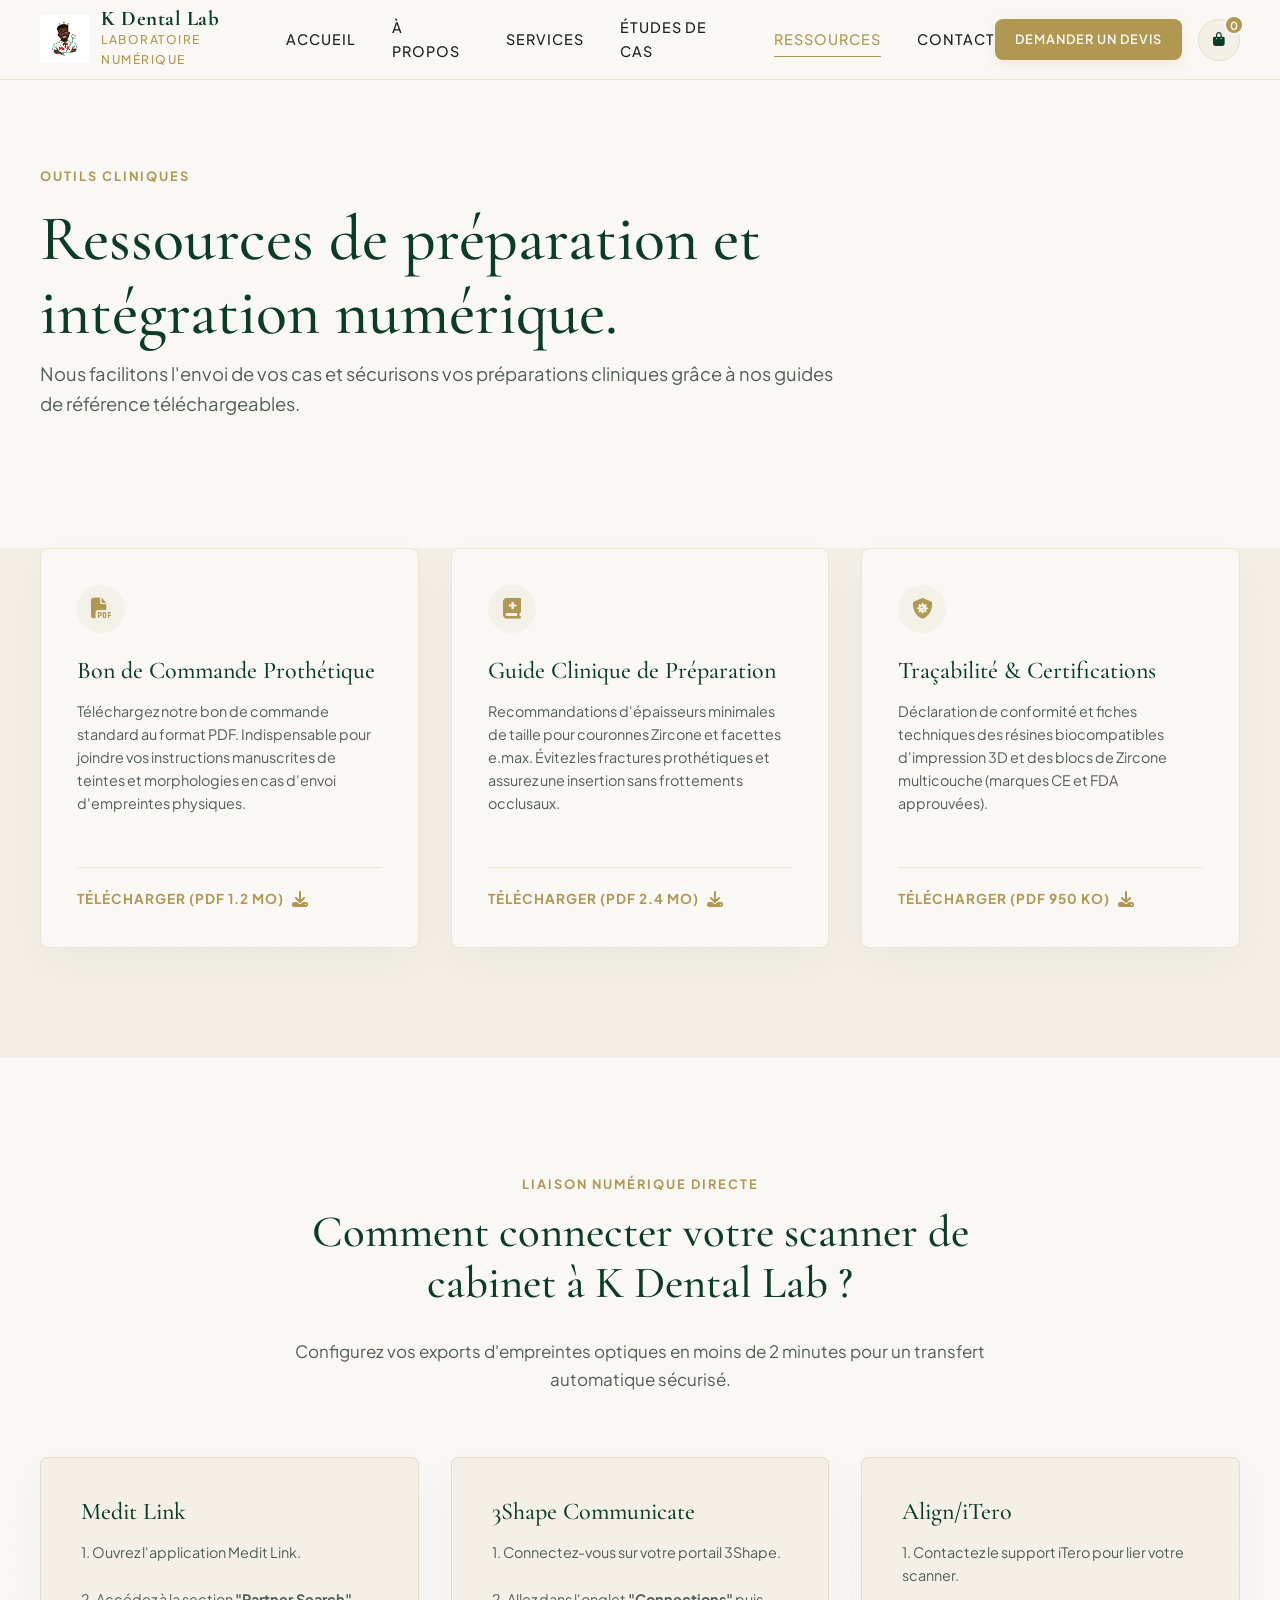
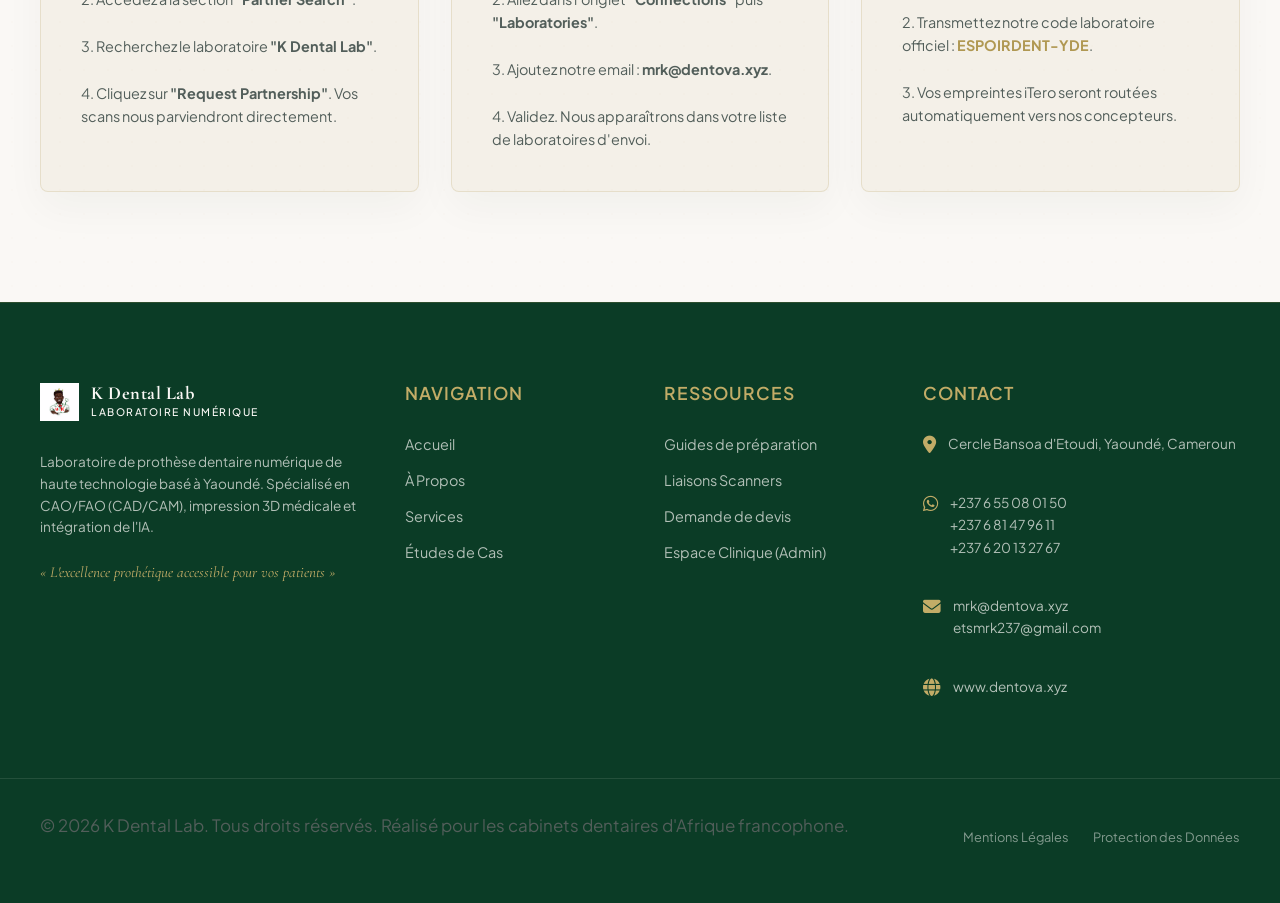
<file: resources.html>
<!DOCTYPE html>
<html lang="fr">
<head>
    <meta charset="UTF-8">
    <meta name="viewport" content="width=device-width, initial-scale=1.0">
    
    <!-- SEO Meta Tags -->
    <title>Ressources Cliniques - K Dental Lab | Guides & Connexions Scanners</title>
    <meta name="description" content="Téléchargez notre bon de commande prothétique et notre guide clinique de préparation zircone. Instructions de connexion pour scanners Medit, 3Shape, iTero.">
    <link rel="canonical" href="https://k_dental_lab.com/resources.html">
    
    <!-- Stylesheets -->
    <link rel="stylesheet" href="style.css">
    
    <!-- FontAwesome for Icons -->
    <link rel="stylesheet" href="https://cdnjs.cloudflare.com/ajax/libs/font-awesome/6.4.0/css/all.min.css">
</head>
<body>

    <!-- Header / Navigation (Scroll-Aware) -->
    <header class="app-header" id="app-header">
        <div class="container header-container">
            <a href="index.html" class="brand">
                <img src="assets/k_dental_lab_logo.png" alt="Logo de K Dental Lab" class="brand-logo-img">
                <div class="brand-name">
                    <h1>K Dental Lab</h1>
                    <span>Laboratoire Numérique</span>
                </div>
            </a>
            
            <nav class="nav-menu" id="nav-menu">
                <a href="index.html" class="nav-link">Accueil</a>
                <a href="about.html" class="nav-link">À Propos</a>
                <a href="services.html" class="nav-link">Services</a>
                <a href="cases.html" class="nav-link">Études de Cas</a>
                <a href="resources.html" class="nav-link active">Ressources</a>
                <a href="contact.html" class="nav-link">Contact</a>
            </nav>
            
            <div class="header-actions">
                <a href="contact.html" class="btn btn-accent btn-sm" style="padding: 10px 20px; font-size: 0.8rem;">Demander un Devis</a>
                                <button class="cart-trigger-btn" id="cart-trigger" aria-label="Voir le panier">
                    <i class="fa-solid fa-bag-shopping"></i>
                    <span class="cart-count-badge" id="cart-count">0</span>
                </button>
<button class="burger-menu" id="burger-menu" aria-label="Ouvrir le menu de navigation">
                    <span class="burger-bar"></span>
                    <span class="burger-bar"></span>
                    <span class="burger-bar"></span>
                </button>
            </div>
        </div>
    </header>

    <!-- Main Content -->
    <main>
        
        <!-- Resources Hero Section -->
        <section class="resources-hero" id="resources-hero">
            <div class="section-texture"></div>
            <div class="container">
                <div class="section-header" style="max-width: 800px; margin-bottom: 48px;">
                    <span class="section-tag">Outils Cliniques</span>
                    <h1>Ressources de préparation et intégration numérique.</h1>
                    <p style="font-size: 1.15rem;">Nous facilitons l'envoi de vos cas et sécurisons vos préparations cliniques grâce à nos guides de référence téléchargeables.</p>
                </div>
            </div>
        </section>

        <!-- Resources Downloads Grid -->
        <section class="resources-download-section section-bg-dark" style="padding-top: 0;" id="resources-download-section">
            <div class="section-texture"></div>
            <div class="container">
                <div class="resources-grid">
                    
                    <!-- Card 1: Bon de commande -->
                    <div class="resource-card reveal">
                        <div class="resource-card-top">
                            <div class="bento-icon-wrapper">
                                <i class="fa-solid fa-file-pdf"></i>
                            </div>
                            <h3>Bon de Commande Prothétique</h3>
                            <p>Téléchargez notre bon de commande standard au format PDF. Indispensable pour joindre vos instructions manuscrites de teintes et morphologies en cas d'envoi d'empreintes physiques.</p>
                        </div>
                        <div>
                            <a href="#" class="resource-card-action" onclick="alert('Téléchargement simulé du Bon de Commande K Dental Lab (PDF).')">Télécharger (PDF 1.2 Mo) <i class="fa-solid fa-download"></i></a>
                        </div>
                    </div>
                    
                    <!-- Card 2: Guide de Prep -->
                    <div class="resource-card reveal">
                        <div class="resource-card-top">
                            <div class="bento-icon-wrapper">
                                <i class="fa-solid fa-book-medical"></i>
                            </div>
                            <h3>Guide Clinique de Préparation</h3>
                            <p>Recommandations d'épaisseurs minimales de taille pour couronnes Zircone et facettes e.max. Évitez les fractures prothétiques et assurez une insertion sans frottements occlusaux.</p>
                        </div>
                        <div>
                            <a href="#" class="resource-card-action" onclick="alert('Téléchargement simulé du Guide Clinique de Préparation Zircone (PDF).')">Télécharger (PDF 2.4 Mo) <i class="fa-solid fa-download"></i></a>
                        </div>
                    </div>
                    
                    <!-- Card 3: Fiches Matériaux -->
                    <div class="resource-card reveal">
                        <div class="resource-card-top">
                            <div class="bento-icon-wrapper">
                                <i class="fa-solid fa-shield-virus"></i>
                            </div>
                            <h3>Traçabilité & Certifications</h3>
                            <p>Déclaration de conformité et fiches techniques des résines biocompatibles d'impression 3D et des blocs de Zircone multicouche (marques CE et FDA approuvées).</p>
                        </div>
                        <div>
                            <a href="#" class="resource-card-action" onclick="alert('Téléchargement simulé des Fiches Techniques Matériaux (PDF).')">Télécharger (PDF 950 Ko) <i class="fa-solid fa-download"></i></a>
                        </div>
                    </div>
                    
                </div>
            </div>
        </section>

        <!-- Scanner Connections Info Section -->
        <section class="scanners-section" id="scanners">
            <div class="section-texture"></div>
            <div class="container">
                <div class="section-header" style="margin: 0 auto 64px auto; text-align: center; max-width: 720px;">
                    <span class="section-tag">Liaison Numérique Directe</span>
                    <h2>Comment connecter votre scanner de cabinet à K Dental Lab ?</h2>
                    <p>Configurez vos exports d'empreintes optiques en moins de 2 minutes pour un transfert automatique sécurisé.</p>
                </div>
                
                <div style="display: grid; grid-template-columns: repeat(3, 1fr); gap: 32px;" class="reveal">
                    
                    <!-- Medit -->
                    <div style="background-color: var(--bg-cream-dark); border: 1px solid var(--border-gold); padding: 40px; border-radius: var(--border-radius); box-shadow: var(--shadow-soft);">
                        <h3 style="font-size: 1.5rem; margin-bottom: 12px; color: var(--primary-green);">Medit Link</h3>
                        <p style="font-size: 0.9rem; line-height: 1.6;">1. Ouvrez l'application Medit Link.</p>
                        <p style="font-size: 0.9rem; line-height: 1.6;">2. Accédez à la section <strong>"Partner Search"</strong>.</p>
                        <p style="font-size: 0.9rem; line-height: 1.6;">3. Recherchez le laboratoire <strong>"K Dental Lab"</strong>.</p>
                        <p style="font-size: 0.9rem; line-height: 1.6; margin-bottom: 0;">4. Cliquez sur <strong>"Request Partnership"</strong>. Vos scans nous parviendront directement.</p>
                    </div>
                    
                    <!-- 3Shape -->
                    <div style="background-color: var(--bg-cream-dark); border: 1px solid var(--border-gold); padding: 40px; border-radius: var(--border-radius); box-shadow: var(--shadow-soft);">
                        <h3 style="font-size: 1.5rem; margin-bottom: 12px; color: var(--primary-green);">3Shape Communicate</h3>
                        <p style="font-size: 0.9rem; line-height: 1.6;">1. Connectez-vous sur votre portail 3Shape.</p>
                        <p style="font-size: 0.9rem; line-height: 1.6;">2. Allez dans l'onglet <strong>"Connections"</strong> puis <strong>"Laboratories"</strong>.</p>
                        <p style="font-size: 0.9rem; line-height: 1.6;">3. Ajoutez notre email : <strong>mrk@dentova.xyz</strong>.</p>
                        <p style="font-size: 0.9rem; line-height: 1.6; margin-bottom: 0;">4. Validez. Nous apparaîtrons dans votre liste de laboratoires d'envoi.</p>
                    </div>
                    
                    <!-- iTero -->
                    <div style="background-color: var(--bg-cream-dark); border: 1px solid var(--border-gold); padding: 40px; border-radius: var(--border-radius); box-shadow: var(--shadow-soft);">
                        <h3 style="font-size: 1.5rem; margin-bottom: 12px; color: var(--primary-green);">Align/iTero</h3>
                        <p style="font-size: 0.9rem; line-height: 1.6;">1. Contactez le support iTero pour lier votre scanner.</p>
                        <p style="font-size: 0.9rem; line-height: 1.6;">2. Transmettez notre code laboratoire officiel : <strong style="color: var(--accent-gold);">ESPOIRDENT-YDE</strong>.</p>
                        <p style="font-size: 0.9rem; line-height: 1.6; margin-bottom: 0;">3. Vos empreintes iTero seront routées automatiquement vers nos concepteurs.</p>
                    </div>
                    
                </div>
            </div>
        </section>

    </main>

    <!-- Footer -->
    <footer class="app-footer">
        <div class="container footer-grid">
            <div class="footer-col">
                <a href="index.html" class="brand">
                    <img src="assets/k_dental_lab_logo.png" alt="Logo de K Dental Lab" style="height: 38px;">
                    <div class="brand-name">
                        <h1 style="font-size: 1.15rem; color: var(--bg-cream);">K Dental Lab</h1>
                        <span style="font-size: 0.65rem;">Laboratoire Numérique</span>
                    </div>
                </a>
                <p class="footer-about-text">Laboratoire de prothèse dentaire numérique de haute technologie basé à Yaoundé. Spécialisé en CAO/FAO (CAD/CAM), impression 3D médicale et intégration de l'IA.<br><br><span style="font-family: var(--font-serif); font-style: italic; color: var(--accent-gold-light); font-size: 0.95rem;">« L'excellence prothétique accessible pour vos patients »</span></p>
            </div>
            
            <div class="footer-col">
                <h4>Navigation</h4>
                <ul class="footer-links">
                    <li><a href="index.html">Accueil</a></li>
                    <li><a href="about.html">À Propos</a></li>
                    <li><a href="services.html">Services</a></li>
                    <li><a href="cases.html">Études de Cas</a></li>
                </ul>
            </div>
            
            <div class="footer-col">
                <h4>Ressources</h4>
                <ul class="footer-links">
                    <li><a href="resources.html">Guides de préparation</a></li>
                    <li><a href="resources.html#scanners">Liaisons Scanners</a></li>
                    <li><a href="contact.html">Demande de devis</a></li>
                    <li><a href="admin.html">Espace Clinique (Admin)</a></li>
                </ul>
            </div>
            
            <div class="footer-col">
                <h4>Contact</h4>
                <div class="footer-contact-item">
                    <i class="fa-solid fa-location-dot"></i>
                    <span>Cercle Bansoa d'Etoudi, Yaoundé, Cameroun</span>
                </div>
                <div class="footer-contact-item">
                    <i class="fa-brands fa-whatsapp"></i>
                    <span>+237 6 55 08 01 50<br>+237 6 81 47 96 11<br>+237 6 20 13 27 67</span>
                </div>
                <div class="footer-contact-item">
                    <i class="fa-solid fa-envelope"></i>
                    <span>mrk@dentova.xyz<br>etsmrk237@gmail.com</span>
                </div>
                <div class="footer-contact-item">
                    <i class="fa-solid fa-globe"></i>
                    <span><a href="https://www.dentova.xyz" target="_blank" style="color: rgba(250, 248, 245, 0.7);">www.dentova.xyz</a></span>
                </div>
            </div>
        </div>
        
        <div class="container footer-bottom">
            <p>&copy; 2026 K Dental Lab. Tous droits réservés. Réalisé pour les cabinets dentaires d'Afrique francophone.</p>
            <div class="footer-bottom-links">
                <a href="#">Mentions Légales</a>
                <a href="#">Protection des Données</a>
            </div>
        </div>
    </footer>

    <!-- App JS -->
        <div class="cart-drawer-overlay" id="cart-overlay"></div>
    <div class="cart-drawer" id="cart-drawer">
        <div class="drawer-header">
            <h3><i class="fa-solid fa-bag-shopping"></i> Votre Panier B2B</h3>
            <button class="close-drawer" id="close-cart" aria-label="Fermer le panier">
                <i class="fa-solid fa-xmark"></i>
            </button>
        </div>

        <div class="drawer-content">
            <!-- Empty state -->
            <div class="empty-cart-state" id="empty-cart-msg">
                <i class="fa-solid fa-basket-shopping empty-icon"></i>
                <p>Votre panier de commande est vide.</p>
                <button class="btn btn-primary" id="continue-shopping">Parcourir les tarifs</button>
            </div>

            <!-- Cart items list -->
            <div class="cart-items-container" id="cart-items-list" style="display: none;">
                <!-- Injected dynamically by JavaScript -->
            </div>

            <!-- Order form & Checkout summary -->
            <div class="checkout-section" id="checkout-form-section" style="display: none;">
                <div class="cart-summary-card">
                    <div class="summary-row">
                        <span>Sous-total</span>
                        <span id="summary-subtotal">0 FCFA</span>
                    </div>
                    <div class="summary-row">
                        <span>Frais de livraison</span>
                        <span class="free-badge">Gratuit (Yaoundé 5)</span>
                    </div>
                    <div class="summary-row total-row">
                        <span>Total</span>
                        <span id="summary-total" style="color: var(--accent-gold);">0 FCFA</span>
                    </div>
                </div>

                <form id="cart-checkout-form" class="contact-form">
                    <h4 style="font-family: var(--font-sans); font-size: 0.85rem; font-weight: 700; text-transform: uppercase; color: var(--primary-green); margin-bottom: 8px; border-bottom: 1px solid var(--border-gold); padding-bottom: 8px;"><i class="fa-solid fa-user-doctor"></i> Informations Clinique</h4>
                    
                    <div class="form-group">
                        <label for="cart-client-name">Nom complet ou Clinique *</label>
                        <input type="text" id="cart-client-name" required placeholder="Ex: Dr. Sandrine N.">
                    </div>

                    <div class="form-group">
                        <label for="cart-client-whatsapp">Numéro WhatsApp *</label>
                        <input type="tel" id="cart-client-whatsapp" required placeholder="Ex: +237 655 08 01 50">
                    </div>

                    <div class="form-group">
                        <label for="cart-client-email">Adresse Email *</label>
                        <input type="email" id="cart-client-email" required placeholder="Ex: docteur@clinique.com">
                    </div>

                    <div class="form-group">
                        <label for="cart-client-city">Ville & Pays *</label>
                        <input type="text" id="cart-client-city" required placeholder="Ex: Douala, Cameroun">
                    </div>

                    <div class="form-group">
                        <label for="cart-client-scanner">Scanner intra-oral actuel *</label>
                        <select id="cart-client-scanner" required>
                            <option value="Medit">Medit (Medit Link)</option>
                            <option value="3Shape">3Shape Communicate</option>
                            <option value="iTero">Align/iTero</option>
                            <option value="Autre">Autre scanner (Export direct)</option>
                            <option value="Aucun">Aucun scanner (Empreintes physiques)</option>
                        </select>
                    </div>

                    <!-- Drag-and-drop STL Cas File -->
                    <div class="form-group">
                        <label>Fichiers STL d'empreinte optique</label>
                        <div class="file-dropzone" id="cart-dropzone-stl" style="padding: 16px;">
                            <input type="file" id="cart-stl-file" accept=".stl,.ply,.obj,.zip" style="display: none;">
                            <div class="dropzone-prompt" id="cart-prompt-stl">
                                <i class="fa-solid fa-file-export" style="font-size: 1.5rem; color: var(--accent-gold);"></i>
                                <span style="font-size: 0.8rem; font-weight: 600;">Glisser ou cliquer pour joindre les scans STL</span>
                                <span class="file-specs" style="font-size: 0.65rem;">STL, PLY, OBJ, ZIP (Max 50 Mo)</span>
                            </div>
                            <div class="dropzone-preview" id="cart-preview-stl" style="display: none;">
                                <i class="fa-solid fa-file-shield" style="font-size: 2rem; color: var(--primary-green);"></i>
                                <div class="preview-actions">
                                    <span id="cart-preview-filename-stl" style="font-size: 0.8rem;">scan.stl</span>
                                    <button type="button" class="remove-file-btn" id="cart-remove-stl"><i class="fa-solid fa-trash"></i></button>
                                </div>
                            </div>
                        </div>
                    </div>

                    <div class="checkout-paths-tabs" style="margin-top: 16px;">
                        <button type="button" class="tab-btn active" id="tab-pay-now">
                            <i class="fa-solid fa-money-bill-wave"></i> Payer maintenant
                        </button>
                        <button type="button" class="tab-btn" id="tab-contact-first">
                            <i class="fa-brands fa-whatsapp"></i> Discuter d'abord
                        </button>
                    </div>

                    <!-- PATH 1: Pay Now -->
                    <div class="path-content" id="path-pay-now-content">
                        <h4 style="font-family: var(--font-sans); font-size: 0.85rem; font-weight: 700; text-transform: uppercase; color: var(--primary-green); margin-bottom: 12px;"><i class="fa-solid fa-wallet"></i> Mode de Paiement</h4>
                        
                        <div class="payment-options">
                            <label class="payment-card-option selected">
                                <input type="radio" name="cart-payment-method" value="momo" checked>
                                <div class="option-content">
                                    <div class="method-logo-wrapper momo-bg">
                                        <i class="fa-solid fa-mobile-screen-button"></i>
                                    </div>
                                    <div class="method-details">
                                        <span class="method-title">MTN MoMo</span>
                                        <span class="beneficiary-tag">Darius Valere</span>
                                    </div>
                                    <i class="fa-solid fa-circle-check check-indicator"></i>
                                </div>
                            </label>

                            <label class="payment-card-option">
                                <input type="radio" name="cart-payment-method" value="orange">
                                <div class="option-content">
                                    <div class="method-logo-wrapper orange-bg">
                                        <i class="fa-solid fa-mobile-screen-button"></i>
                                    </div>
                                    <div class="method-details">
                                        <span class="method-title">Orange Money</span>
                                        <span class="beneficiary-tag">Code Marchand : 1002072</span>
                                    </div>
                                    <i class="fa-solid fa-circle-check check-indicator"></i>
                                </div>
                            </label>

                            <label class="payment-card-option">
                                <input type="radio" name="cart-payment-method" value="neero">
                                <div class="option-content">
                                    <div class="method-logo-wrapper neero-bg" style="background-color: #4f46e5; color: white; display: flex; align-items: center; justify-content: center; width: 36px; height: 36px; border-radius: 50%; font-size: 1rem;">
                                        <i class="fa-solid fa-credit-card"></i>
                                    </div>
                                    <div class="method-details">
                                        <span class="method-title">Carte / Neero</span>
                                        <span class="beneficiary-tag">Lien envoyé par WhatsApp</span>
                                    </div>
                                    <i class="fa-solid fa-circle-check check-indicator"></i>
                                </div>
                            </label>
                        </div>

                        <!-- Dynamic Instruction Box -->
                        <div class="payment-instruction-box" id="instruction-momo">
                            <p>Pour payer via <strong>MTN Mobile Money</strong> :</p>
                            <ol class="instruction-list">
                                <li>Composez <strong>*126#</strong> sur votre téléphone.</li>
                                <li>Envoyez le montant de <strong class="momo-total-placeholder">0 FCFA</strong> au numéro : <br><strong class="highlight-number"><i class="fa-solid fa-copy copy-btn" data-copy="681479611"></i> +237 681479611</strong> (Darius Valere).</li>
                                <li>Prenez une capture d'écran du message de confirmation de transfert.</li>
                            </ol>
                        </div>

                        <div class="payment-instruction-box" id="instruction-orange" style="display: none;">
                            <p>Pour payer via <strong>Orange Money</strong> :</p>
                            <ol class="instruction-list">
                                <li>Composez le code marchand <strong>#150*47#</strong> sur votre téléphone.</li>
                                <li>Entrez le code marchand : <strong class="highlight-number"><i class="fa-solid fa-copy copy-btn" data-copy="1002072"></i> 1002072</strong> (ETS Mr K).</li>
                                <li>Entrez le montant de <strong class="orange-total-placeholder">0 FCFA</strong> et validez.</li>
                                <li>Prenez une capture d'écran du reçu de paiement.</li>
                            </ol>
                        </div>

                        <div class="payment-instruction-box" id="instruction-neero" style="display: none;">
                            <p>Pour payer par <strong>Carte Bancaire (Neero)</strong> :</p>
                            <ol class="instruction-list">
                                <li>Soumettez votre panier pour enregistrer la commande.</li>
                                <li>Un conseiller vous enverra un lien de paiement sécurisé <strong>Neero</strong> directement par WhatsApp pour finaliser le règlement.</li>
                            </ol>
                        </div>

                        <!-- Proof of payment fields (Hidden if Neero is selected) -->
                        <div id="payment-proof-fields-container">
                            <!-- Transaction ID Input -->
                            <div class="form-group" style="margin-bottom: 16px;">
                                <label for="cart-transaction-id">ID de Transaction Mobile Money</label>
                                <input type="text" id="cart-transaction-id" placeholder="Ex: 20481729482 ou AP260531...">
                            </div>

                            <!-- Payment proof input -->
                            <div class="form-group" style="margin-bottom: 16px;">
                                <label>Ou Capture d'écran de preuve de transfert</label>
                                <div class="file-dropzone" id="cart-dropzone-proof" style="padding: 16px;">
                                    <input type="file" id="cart-proof-file" accept="image/*" style="display:none;">
                                    <div class="dropzone-prompt" id="cart-prompt-proof">
                                        <i class="fa-solid fa-image" style="font-size: 1.5rem; color: var(--accent-gold);"></i>
                                        <span style="font-size: 0.8rem; font-weight: 600;">Glisser ou cliquer pour importer le reçu</span>
                                        <span class="file-specs" style="font-size: 0.65rem;">Capture d'écran (Format JPG, PNG)</span>
                                     </div>
                                    <div class="dropzone-preview" id="cart-preview-proof" style="display:none;">
                                        <i class="fa-solid fa-file-invoice" style="font-size: 2rem; color: var(--primary-green);"></i>
                                        <div class="preview-actions">
                                            <span id="cart-preview-filename-proof" style="font-size: 0.8rem;">recu.png</span>
                                            <button type="button" class="remove-file-btn" id="cart-remove-proof"><i class="fa-solid fa-trash"></i></button>
                                        </div>
                                    </div>
                                </div>
                            </div>
                        </div>

                        <button type="submit" class="btn btn-accent" style="width: 100%; display: flex; justify-content: center; align-items: center; margin-top: 12px; opacity: 0.5; cursor: not-allowed;" id="btn-submit-pay" disabled>
                            <i class="fa-brands fa-whatsapp" style="margin-right: 8px;"></i> Envoyer la commande WhatsApp
                        </button>
                    </div>

                    <!-- PATH 2: Contact First -->
                    <div class="path-content" id="path-contact-first-content" style="display: none;">
                        <div style="background-color: rgba(11, 60, 38, 0.05); border: 1px solid var(--border-gold); padding: 16px; border-radius: var(--border-radius); font-size: 0.85rem; line-height: 1.5; color: var(--text-muted); margin-bottom: 20px;">
                            <p><i class="fa-solid fa-circle-info" style="color: var(--accent-gold); margin-right: 6px;"></i> Vous souhaitez valider les détails techniques ou de transport avec notre technicien avant le paiement ? Votre panier sera partagé dans la discussion WhatsApp pour démarrer l'échange.</p>
                        </div>
                        <button type="button" class="btn btn-primary" style="width: 100%; display: flex; justify-content: center; align-items: center;" id="btn-submit-contact">
                            <i class="fa-brands fa-whatsapp" style="margin-right: 8px;"></i> Valider et discuter sur WhatsApp
                        </button>
                    </div>
                </form>
                
                <!-- Simulation upload bar inside Cart -->
                <div class="upload-progress-bar" id="cart-progress-bar-container" style="margin-top: 12px;">
                    <div class="upload-progress" id="cart-progress-bar"></div>
                </div>
            </div>
        </div>
    </div>
    <script src="app.js"></script>
</body>
</html>
</file>
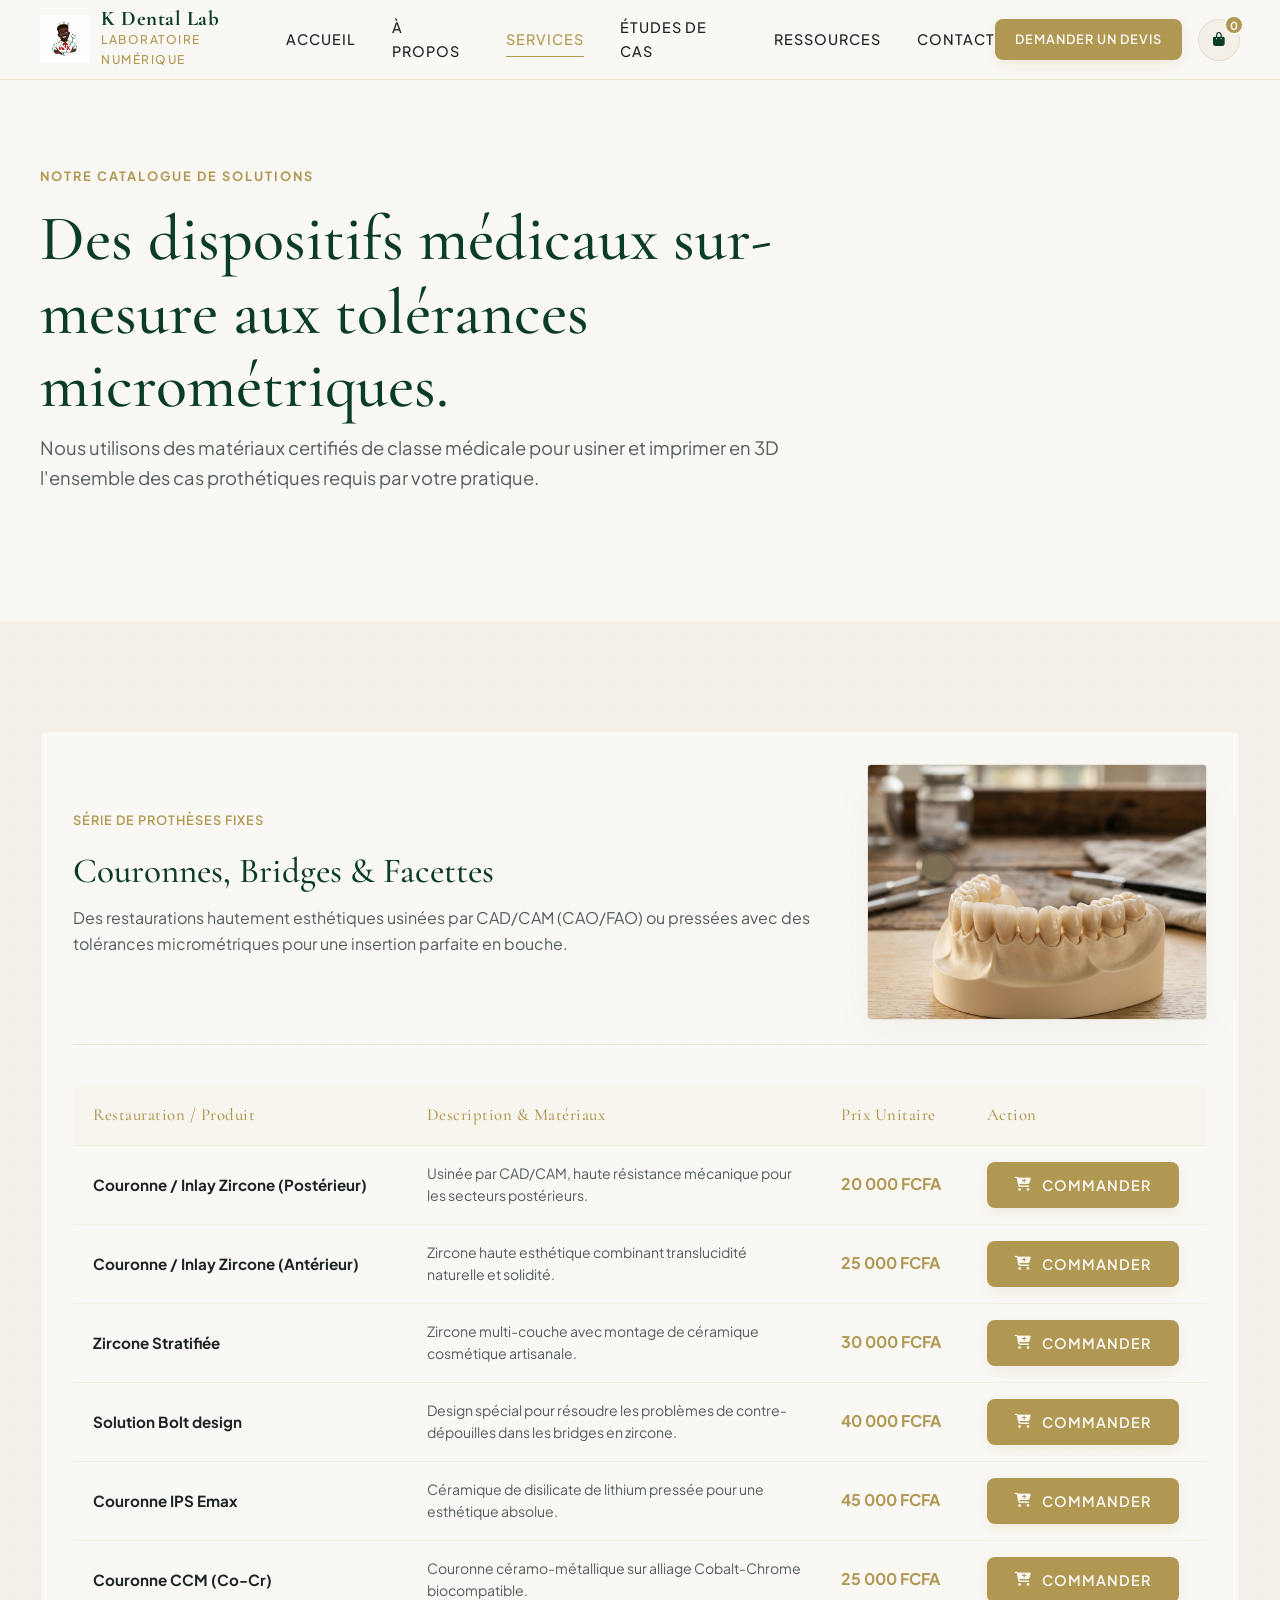
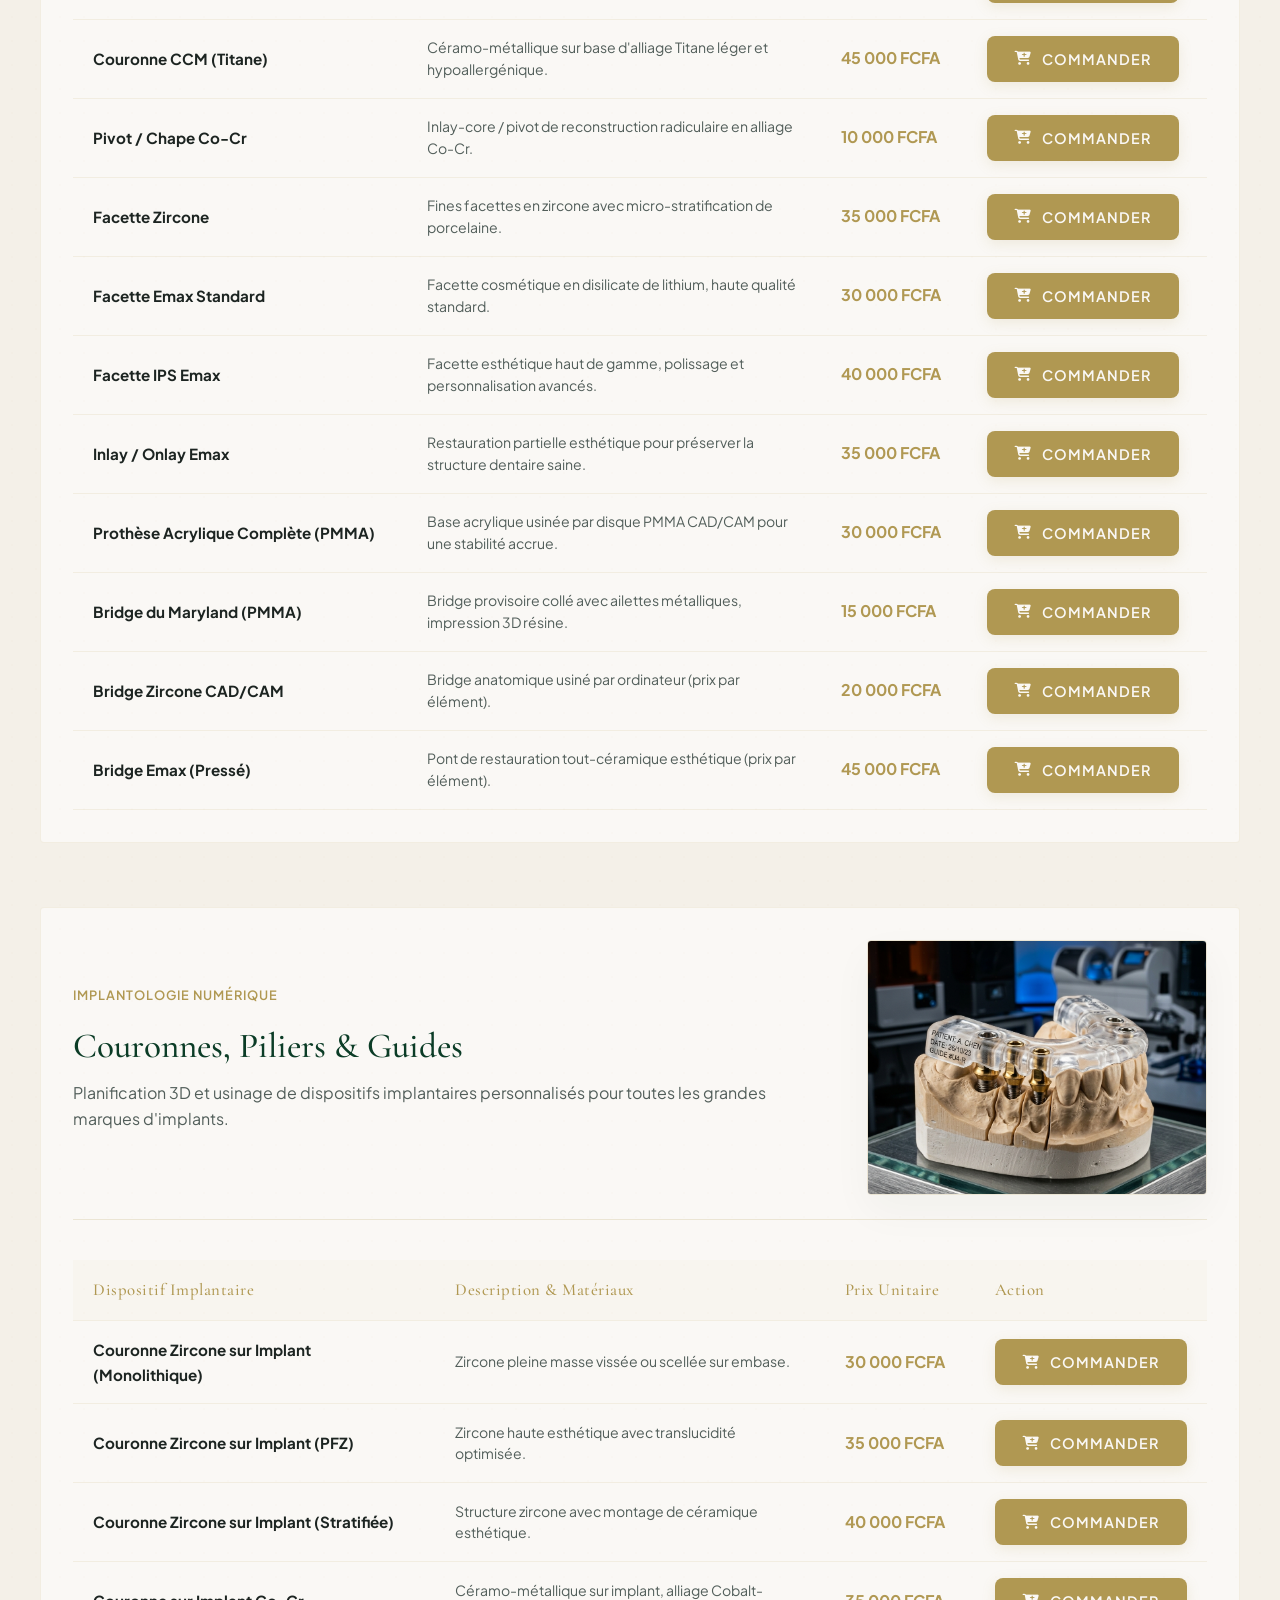
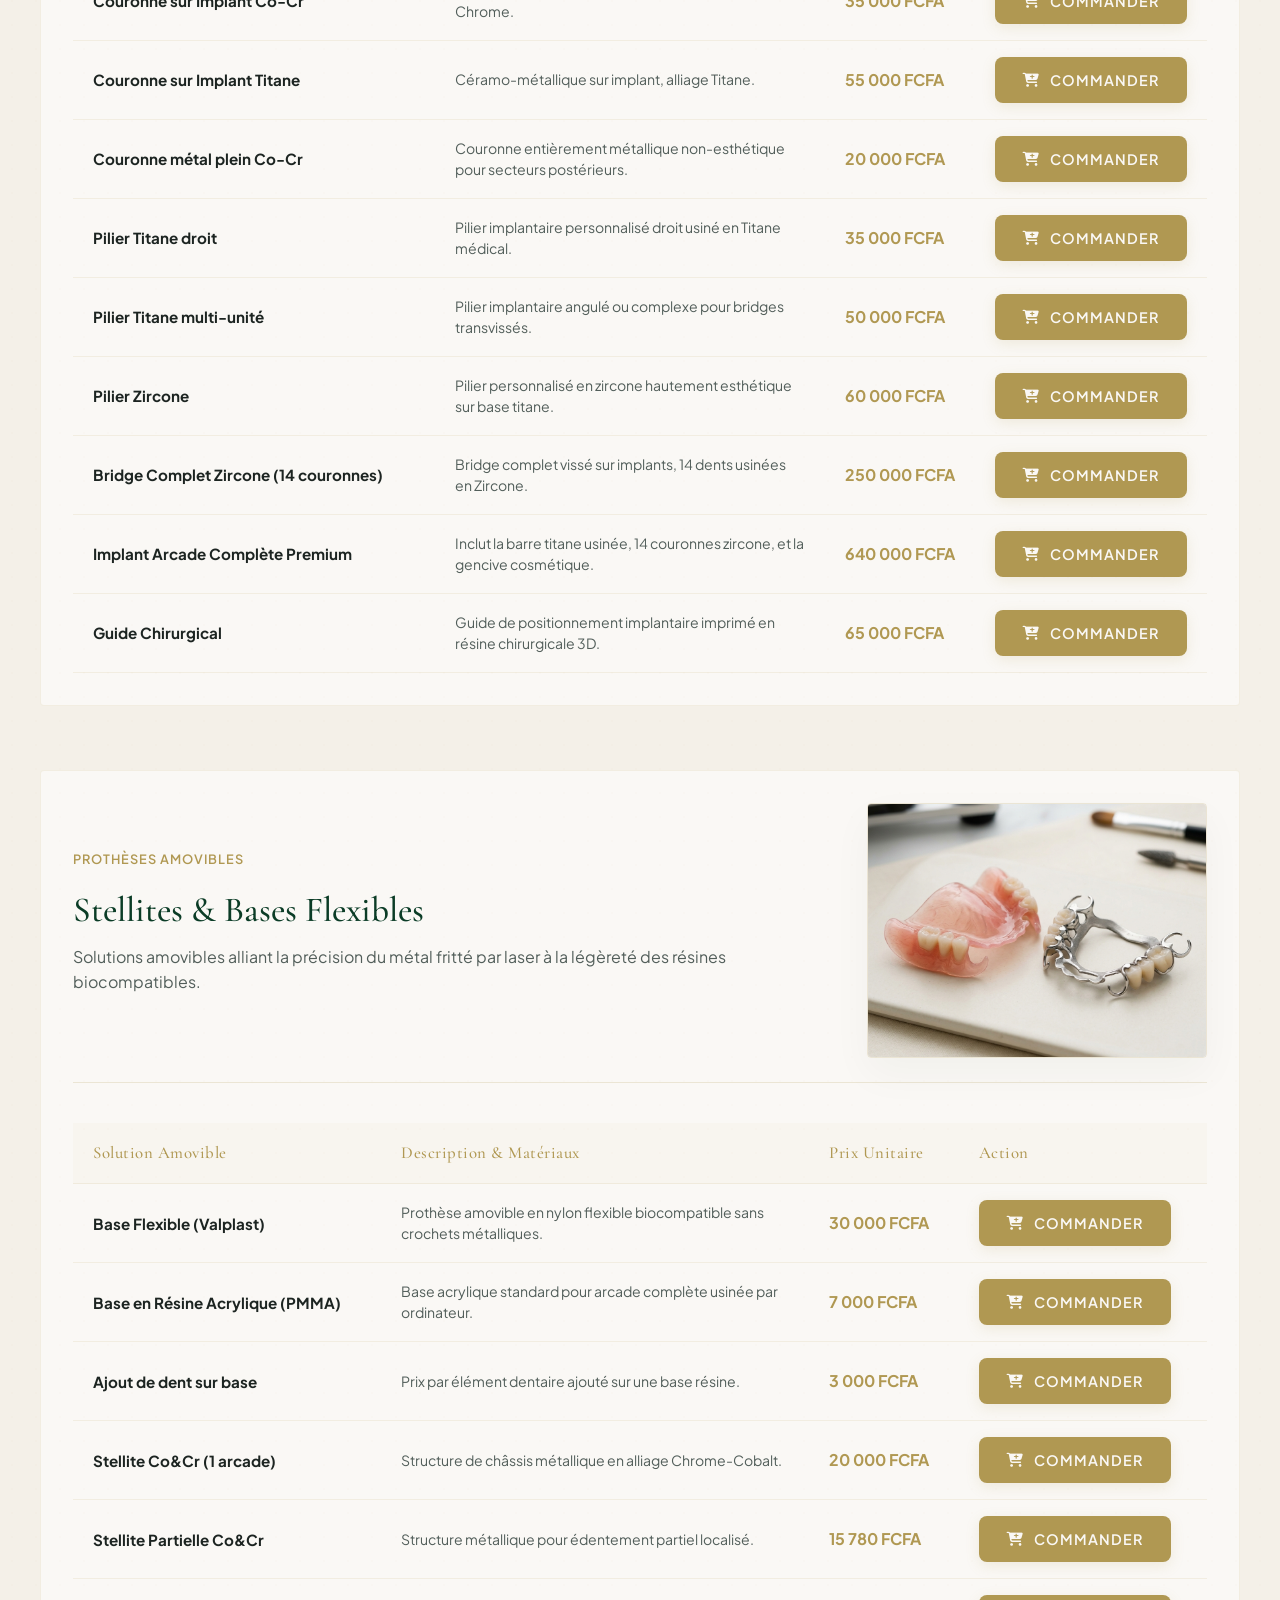
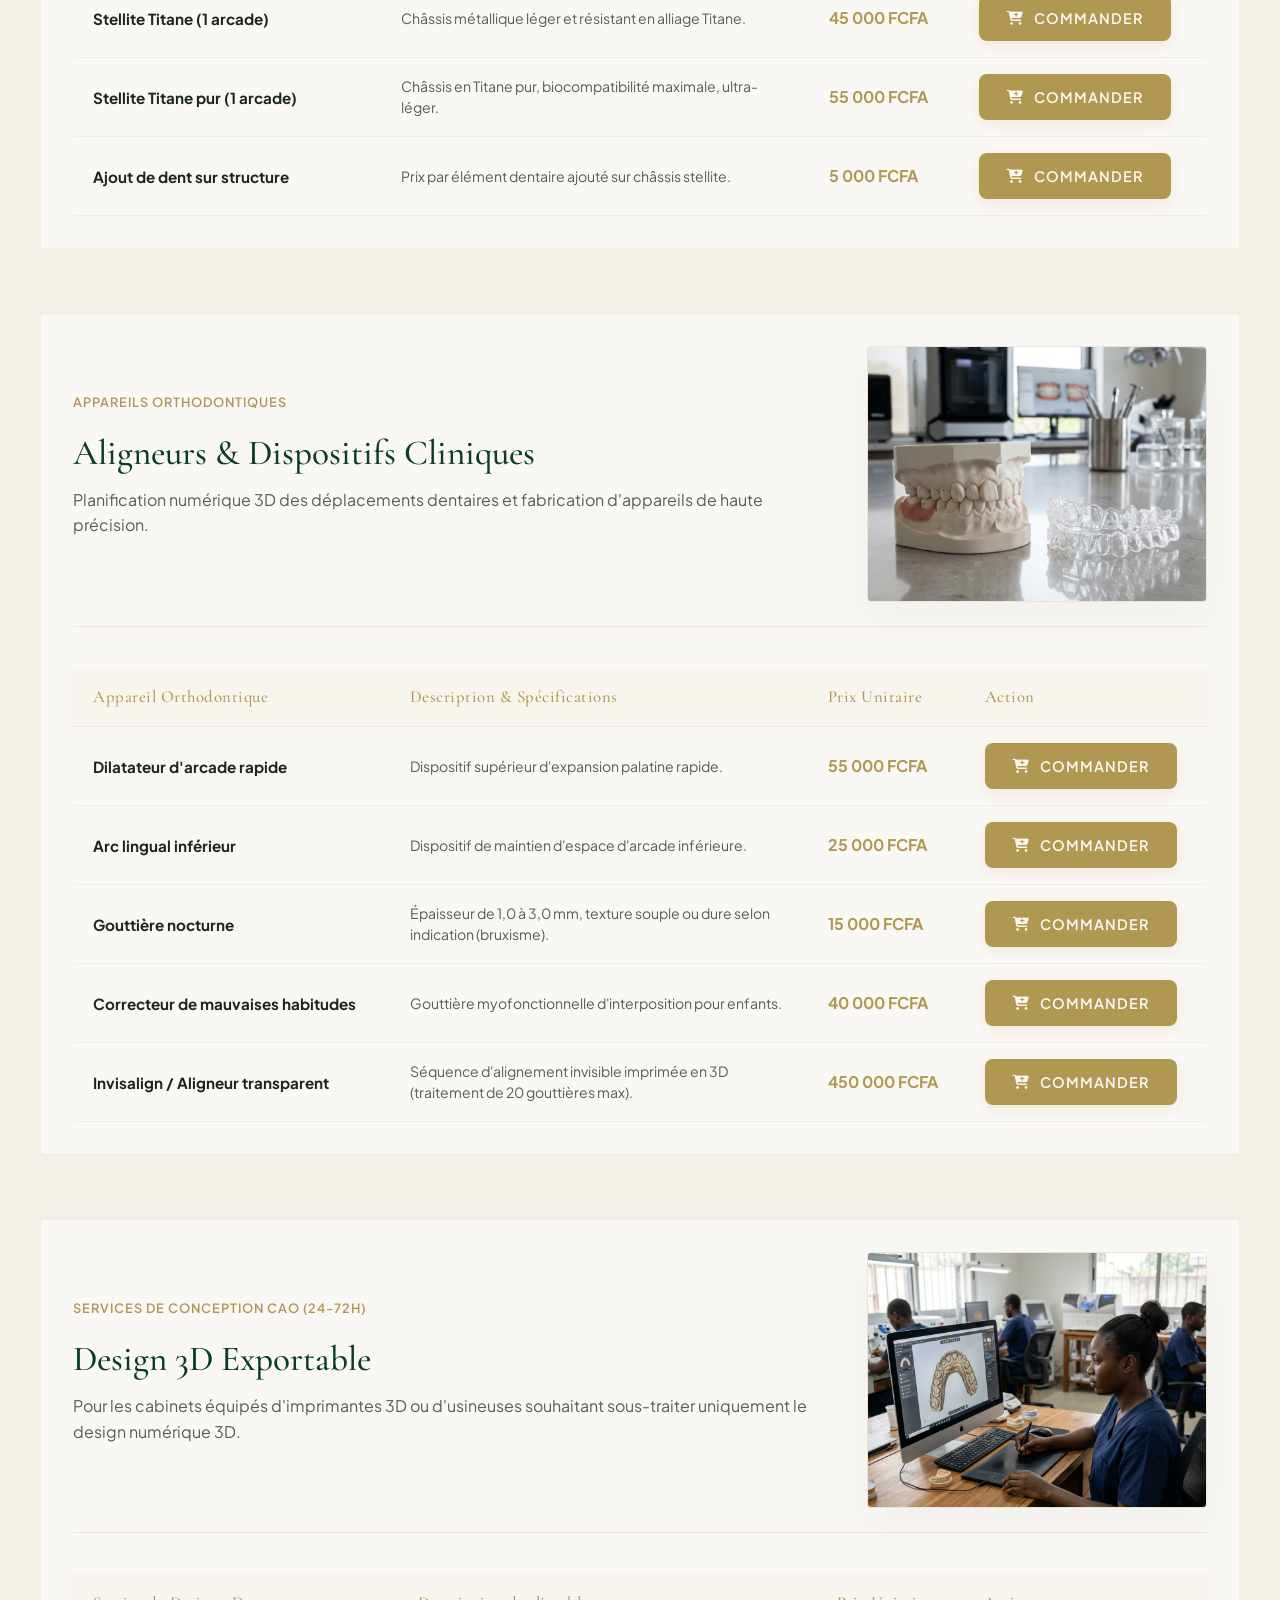
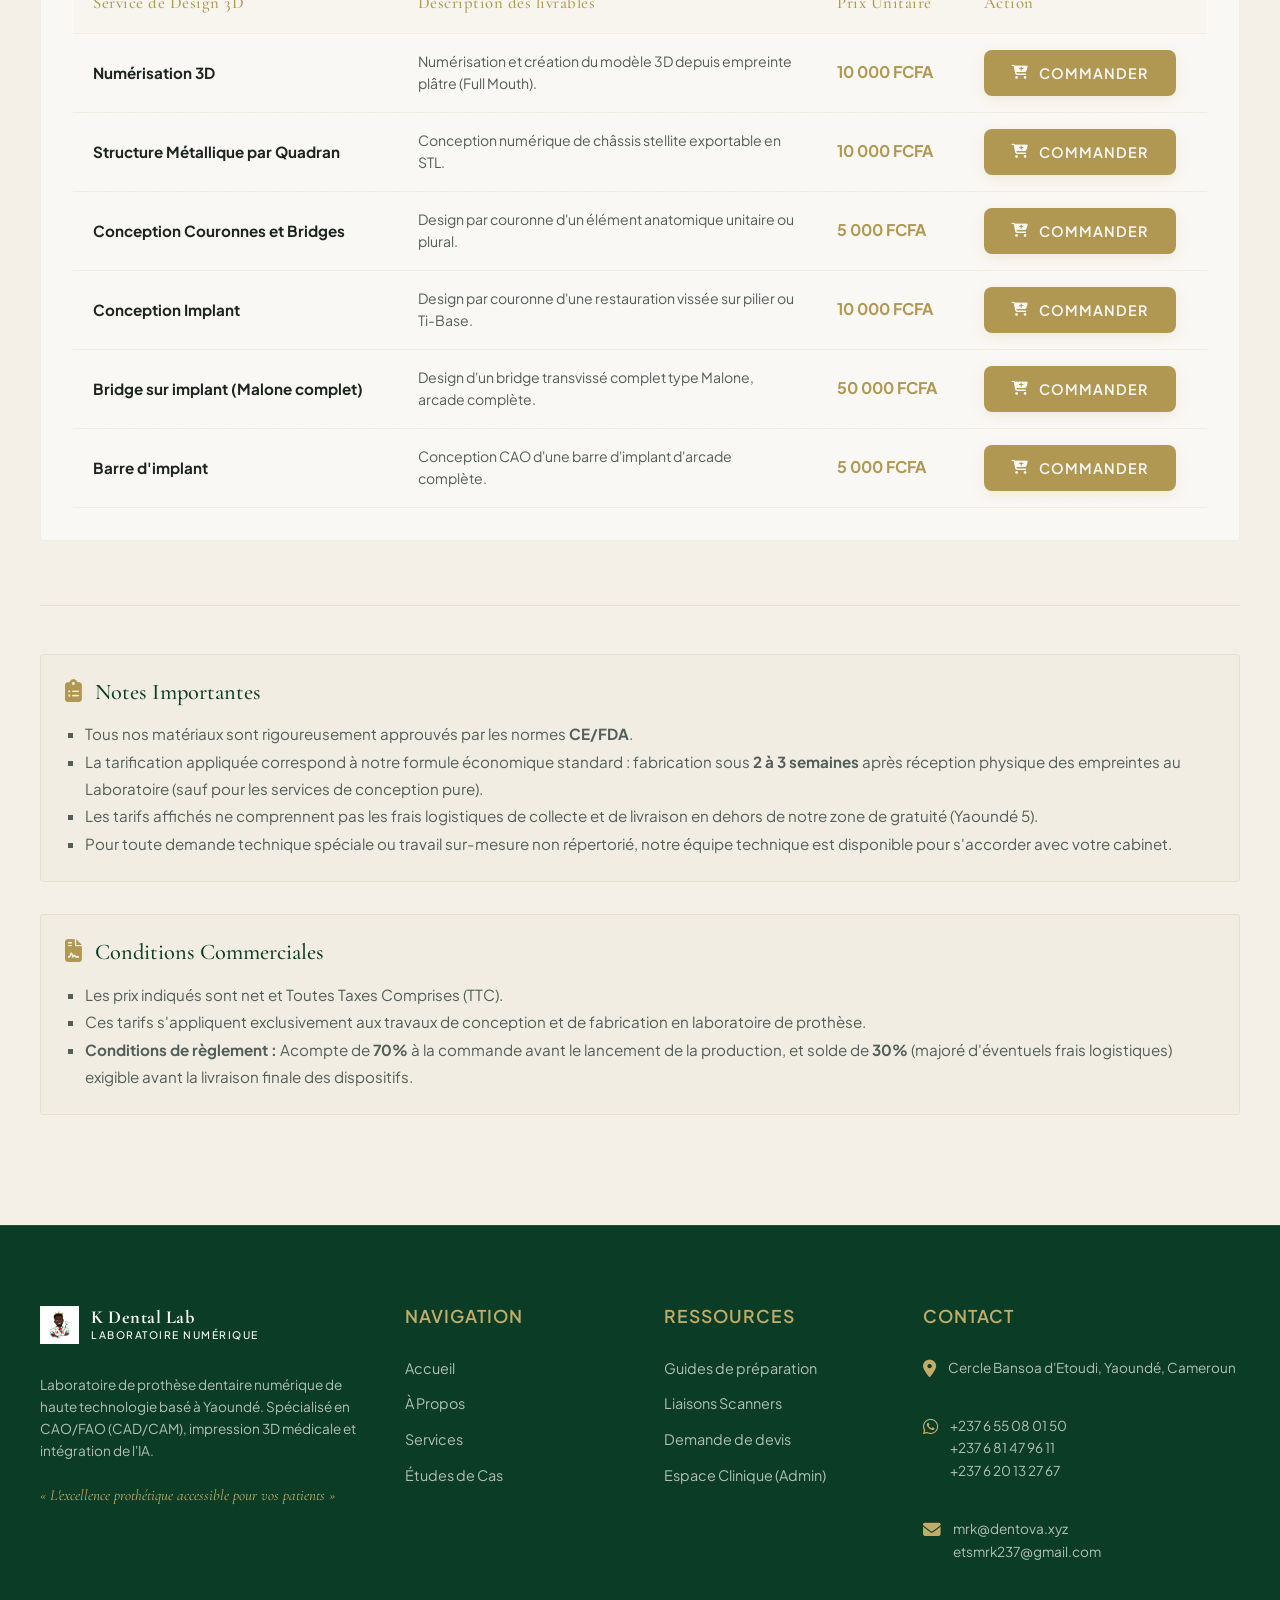
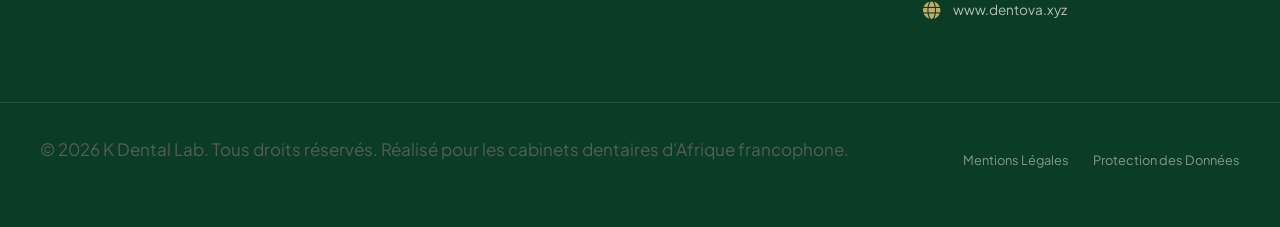
<file: services.html>
<!DOCTYPE html>
<html lang="fr">
<head>
    <meta charset="UTF-8">
    <meta name="viewport" content="width=device-width, initial-scale=1.0">
    
    <!-- SEO Meta Tags -->
    <title>Nos Services - K Dental Lab | Conception CAO/FAO & Impression 3D Dentaire</title>
    <meta name="description" content="Découvrez notre catalogue de prothèses dentaires numériques à Yaoundé. Couronnes zircone, facettes e.max, guides chirurgicaux 3D et aligneurs transparents.">
    <link rel="canonical" href="https://k_dental_lab.com/services.html">
    
    <!-- Stylesheets -->
    <link rel="stylesheet" href="style.css">
    
    <!-- FontAwesome for Icons -->
    <link rel="stylesheet" href="https://cdnjs.cloudflare.com/ajax/libs/font-awesome/6.4.0/css/all.min.css">
</head>
<body>

    <!-- Header / Navigation (Scroll-Aware) -->
    <header class="app-header" id="app-header">
        <div class="container header-container">
            <a href="index.html" class="brand">
                <img src="assets/k_dental_lab_logo.png" alt="Logo de K Dental Lab" class="brand-logo-img">
                <div class="brand-name">
                    <h1>K Dental Lab</h1>
                    <span>Laboratoire Numérique</span>
                </div>
            </a>
            
            <nav class="nav-menu" id="nav-menu">
                <a href="index.html" class="nav-link">Accueil</a>
                <a href="about.html" class="nav-link">À Propos</a>
                <a href="services.html" class="nav-link active">Services</a>
                <a href="cases.html" class="nav-link">Études de Cas</a>
                <a href="resources.html" class="nav-link">Ressources</a>
                <a href="contact.html" class="nav-link">Contact</a>
            </nav>
            
            <div class="header-actions">
                <a href="contact.html" class="btn btn-accent btn-sm" style="padding: 10px 20px; font-size: 0.8rem;">Demander un Devis</a>
                                <button class="cart-trigger-btn" id="cart-trigger" aria-label="Voir le panier">
                    <i class="fa-solid fa-bag-shopping"></i>
                    <span class="cart-count-badge" id="cart-count">0</span>
                </button>
<button class="burger-menu" id="burger-menu" aria-label="Ouvrir le menu de navigation">
                    <span class="burger-bar"></span>
                    <span class="burger-bar"></span>
                    <span class="burger-bar"></span>
                </button>
            </div>
        </div>
    </header>

    <!-- Main Content -->
    <main>
        
        <!-- Services Hero Section -->
        <section class="service-hero" id="service-hero">
            <div class="section-texture"></div>
            <div class="container">
                <div class="section-header" style="max-width: 800px; margin-bottom: 48px;">
                    <span class="section-tag">Notre Catalogue de Solutions</span>
                    <h1>Des dispositifs médicaux sur-mesure aux tolérances micrométriques.</h1>
                    <p style="font-size: 1.15rem;">Nous utilisons des matériaux certifiés de classe médicale pour usiner et imprimer en 3D l'ensemble des cas prothétiques requis par votre pratique.</p>
                </div>
            </div>
        </section>

        <!-- Services Detailed list -->
        <section class="services-details-section section-bg-dark" id="services-details-section">
            <div class="section-texture"></div>
            <div class="container">
                
                <!-- Category 1: Fixed Prosthetics -->
                <div class="pricing-category-block reveal" id="conjointe" style="margin-bottom: 64px;">
                    <div class="category-header-editorial-layout" style="display: flex; gap: 32px; align-items: center; margin-bottom: 24px; border-bottom: 1px solid var(--border-gold); padding-bottom: 24px; flex-wrap: wrap;">
                        <div class="header-text" style="flex: 1.2; min-width: 280px;">
                            <span class="section-tag" style="color: var(--accent-gold); font-weight: 600; text-transform: uppercase; font-size: 0.8rem; letter-spacing: 1px;">Série de Prothèses Fixes</span>
                            <h3 style="font-family: var(--font-serif); font-size: 2.2rem; color: var(--primary-green); margin: 8px 0;">Couronnes, Bridges & Facettes</h3>
                            <p style="color: var(--text-muted); font-size: 1rem; line-height: 1.6;">Des restaurations hautement esthétiques usinées par CAD/CAM (CAO/FAO) ou pressées avec des tolérances micrométriques pour une insertion parfaite en bouche.</p>
                        </div>
                        <div class="header-visual" style="flex: 0.8; max-width: 340px; min-width: 250px; border-radius: 4px; overflow: hidden; border: 1px solid var(--border-gold); box-shadow: var(--shadow-soft);">
                            <img src="assets/dental_crowns_bridges.png" alt="Prothèses fixes haut de gamme" style="width: 100%; aspect-ratio: 4/3; object-fit: cover; display: block;">
                        </div>
                    </div>
                    <div class="pricing-table-wrapper" style="overflow-x: auto;">
                        <table class="editorial-pricing-table">
                            <thead>
                                <tr>
                                    <th>Restauration / Produit</th>
                                    <th>Description & Matériaux</th>
                                    <th>Prix Unitaire</th>
                                    <th>Action</th>
                                </tr>
                            </thead>
                            <tbody>
                                <tr>
                                    <td class="product-name">Couronne / Inlay Zircone (Postérieur)</td>
                                    <td class="product-desc">Usinée par CAD/CAM, haute résistance mécanique pour les secteurs postérieurs.</td>
                                    <td class="product-price">20 000 FCFA</td>
                                    <td><button class="add-to-cart-btn btn btn-accent btn-sm" data-id="zircone-post"><i class="fa-solid fa-cart-plus"></i> Commander</button></td>
                                </tr>
                                <tr>
                                    <td class="product-name">Couronne / Inlay Zircone (Antérieur)</td>
                                    <td class="product-desc">Zircone haute esthétique combinant translucidité naturelle et solidité.</td>
                                    <td class="product-price">25 000 FCFA</td>
                                    <td><button class="add-to-cart-btn btn btn-accent btn-sm" data-id="zircone-ant"><i class="fa-solid fa-cart-plus"></i> Commander</button></td>
                                </tr>
                                <tr>
                                    <td class="product-name">Zircone Stratifiée</td>
                                    <td class="product-desc">Zircone multi-couche avec montage de céramique cosmétique artisanale.</td>
                                    <td class="product-price">30 000 FCFA</td>
                                    <td><button class="add-to-cart-btn btn btn-accent btn-sm" data-id="zircone-strat"><i class="fa-solid fa-cart-plus"></i> Commander</button></td>
                                </tr>
                                <tr>
                                    <td class="product-name">Solution Bolt design</td>
                                    <td class="product-desc">Design spécial pour résoudre les problèmes de contre-dépouilles dans les bridges en zircone.</td>
                                    <td class="product-price">40 000 FCFA</td>
                                    <td><button class="add-to-cart-btn btn btn-accent btn-sm" data-id="bolt-design"><i class="fa-solid fa-cart-plus"></i> Commander</button></td>
                                </tr>
                                <tr>
                                    <td class="product-name">Couronne IPS Emax</td>
                                    <td class="product-desc">Céramique de disilicate de lithium pressée pour une esthétique absolue.</td>
                                    <td class="product-price">45 000 FCFA</td>
                                    <td><button class="add-to-cart-btn btn btn-accent btn-sm" data-id="crown-emax"><i class="fa-solid fa-cart-plus"></i> Commander</button></td>
                                </tr>
                                <tr>
                                    <td class="product-name">Couronne CCM (Co-Cr)</td>
                                    <td class="product-desc">Couronne céramo-métallique sur alliage Cobalt-Chrome biocompatible.</td>
                                    <td class="product-price">25 000 FCFA</td>
                                    <td><button class="add-to-cart-btn btn btn-accent btn-sm" data-id="ccm-cocr"><i class="fa-solid fa-cart-plus"></i> Commander</button></td>
                                </tr>
                                <tr>
                                    <td class="product-name">Couronne CCM (Titane)</td>
                                    <td class="product-desc">Céramo-métallique sur base d'alliage Titane léger et hypoallergénique.</td>
                                    <td class="product-price">45 000 FCFA</td>
                                    <td><button class="add-to-cart-btn btn btn-accent btn-sm" data-id="ccm-titane"><i class="fa-solid fa-cart-plus"></i> Commander</button></td>
                                </tr>
                                <tr>
                                    <td class="product-name">Pivot / Chape Co-Cr</td>
                                    <td class="product-desc">Inlay-core / pivot de reconstruction radiculaire en alliage Co-Cr.</td>
                                    <td class="product-price">10 000 FCFA</td>
                                    <td><button class="add-to-cart-btn btn btn-accent btn-sm" data-id="pivot-cocr"><i class="fa-solid fa-cart-plus"></i> Commander</button></td>
                                </tr>
                                <tr>
                                    <td class="product-name">Facette Zircone</td>
                                    <td class="product-desc">Fines facettes en zircone avec micro-stratification de porcelaine.</td>
                                    <td class="product-price">35 000 FCFA</td>
                                    <td><button class="add-to-cart-btn btn btn-accent btn-sm" data-id="facette-zirc"><i class="fa-solid fa-cart-plus"></i> Commander</button></td>
                                </tr>
                                <tr>
                                    <td class="product-name">Facette Emax Standard</td>
                                    <td class="product-desc">Facette cosmétique en disilicate de lithium, haute qualité standard.</td>
                                    <td class="product-price">30 000 FCFA</td>
                                    <td><button class="add-to-cart-btn btn btn-accent btn-sm" data-id="facette-emax-std"><i class="fa-solid fa-cart-plus"></i> Commander</button></td>
                                </tr>
                                <tr>
                                    <td class="product-name">Facette IPS Emax</td>
                                    <td class="product-desc">Facette esthétique haut de gamme, polissage et personnalisation avancés.</td>
                                    <td class="product-price">40 000 FCFA</td>
                                    <td><button class="add-to-cart-btn btn btn-accent btn-sm" data-id="facette-ips-emax"><i class="fa-solid fa-cart-plus"></i> Commander</button></td>
                                </tr>
                                <tr>
                                    <td class="product-name">Inlay / Onlay Emax</td>
                                    <td class="product-desc">Restauration partielle esthétique pour préserver la structure dentaire saine.</td>
                                    <td class="product-price">35 000 FCFA</td>
                                    <td><button class="add-to-cart-btn btn btn-accent btn-sm" data-id="inlay-onlay-emax"><i class="fa-solid fa-cart-plus"></i> Commander</button></td>
                                </tr>
                                <tr>
                                    <td class="product-name">Prothèse Acrylique Complète (PMMA)</td>
                                    <td class="product-desc">Base acrylique usinée par disque PMMA CAD/CAM pour une stabilité accrue.</td>
                                    <td class="product-price">30 000 FCFA</td>
                                    <td><button class="add-to-cart-btn btn btn-accent btn-sm" data-id="pmma-complet"><i class="fa-solid fa-cart-plus"></i> Commander</button></td>
                                </tr>
                                <tr>
                                    <td class="product-name">Bridge du Maryland (PMMA)</td>
                                    <td class="product-desc">Bridge provisoire collé avec ailettes métalliques, impression 3D résine.</td>
                                    <td class="product-price">15 000 FCFA</td>
                                    <td><button class="add-to-cart-btn btn btn-accent btn-sm" data-id="bridge-maryland-pmma"><i class="fa-solid fa-cart-plus"></i> Commander</button></td>
                                </tr>
                                <tr>
                                    <td class="product-name">Bridge Zircone CAD/CAM</td>
                                    <td class="product-desc">Bridge anatomique usiné par ordinateur (prix par élément).</td>
                                    <td class="product-price">20 000 FCFA</td>
                                    <td><button class="add-to-cart-btn btn btn-accent btn-sm" data-id="bridge-zirc"><i class="fa-solid fa-cart-plus"></i> Commander</button></td>
                                </tr>
                                <tr>
                                    <td class="product-name">Bridge Emax (Pressé)</td>
                                    <td class="product-desc">Pont de restauration tout-céramique esthétique (prix par élément).</td>
                                    <td class="product-price">45 000 FCFA</td>
                                    <td><button class="add-to-cart-btn btn btn-accent btn-sm" data-id="bridge-emax"><i class="fa-solid fa-cart-plus"></i> Commander</button></td>
                                </tr>
                            </tbody>
                        </table>
                    </div>
                </div>

                <!-- Category 2: Implants -->
                <div class="pricing-category-block reveal" id="implant" style="margin-bottom: 64px;">
                    <div class="category-header-editorial-layout" style="display: flex; gap: 32px; align-items: center; margin-bottom: 24px; border-bottom: 1px solid var(--border-gold); padding-bottom: 24px; flex-wrap: wrap;">
                        <div class="header-text" style="flex: 1.2; min-width: 280px;">
                            <span class="section-tag" style="color: var(--accent-gold); font-weight: 600; text-transform: uppercase; font-size: 0.8rem; letter-spacing: 1px;">Implantologie Numérique</span>
                            <h3 style="font-family: var(--font-serif); font-size: 2.2rem; color: var(--primary-green); margin: 8px 0;">Couronnes, Piliers & Guides</h3>
                            <p style="color: var(--text-muted); font-size: 1rem; line-height: 1.6;">Planification 3D et usinage de dispositifs implantaires personnalisés pour toutes les grandes marques d'implants.</p>
                        </div>
                        <div class="header-visual" style="flex: 0.8; max-width: 340px; min-width: 250px; border-radius: 4px; overflow: hidden; border: 1px solid var(--border-gold); box-shadow: var(--shadow-soft);">
                            <img src="assets/dental_implants_guides.png" alt="Solutions implantaires" style="width: 100%; aspect-ratio: 4/3; object-fit: cover; display: block;">
                        </div>
                    </div>
                    <div class="pricing-table-wrapper" style="overflow-x: auto;">
                        <table class="editorial-pricing-table">
                            <thead>
                                <tr>
                                    <th>Dispositif Implantaire</th>
                                    <th>Description & Matériaux</th>
                                    <th>Prix Unitaire</th>
                                    <th>Action</th>
                                </tr>
                            </thead>
                            <tbody>
                                <tr>
                                    <td class="product-name">Couronne Zircone sur Implant (Monolithique)</td>
                                    <td class="product-desc">Zircone pleine masse vissée ou scellée sur embase.</td>
                                    <td class="product-price">30 000 FCFA</td>
                                    <td><button class="add-to-cart-btn btn btn-accent btn-sm" data-id="implant-zirc-mono"><i class="fa-solid fa-cart-plus"></i> Commander</button></td>
                                </tr>
                                <tr>
                                    <td class="product-name">Couronne Zircone sur Implant (PFZ)</td>
                                    <td class="product-desc">Zircone haute esthétique avec translucidité optimisée.</td>
                                    <td class="product-price">35 000 FCFA</td>
                                    <td><button class="add-to-cart-btn btn btn-accent btn-sm" data-id="implant-pfz"><i class="fa-solid fa-cart-plus"></i> Commander</button></td>
                                </tr>
                                <tr>
                                    <td class="product-name">Couronne Zircone sur Implant (Stratifiée)</td>
                                    <td class="product-desc">Structure zircone avec montage de céramique esthétique.</td>
                                    <td class="product-price">40 000 FCFA</td>
                                    <td><button class="add-to-cart-btn btn btn-accent btn-sm" data-id="implant-zirc-strat"><i class="fa-solid fa-cart-plus"></i> Commander</button></td>
                                </tr>
                                <tr>
                                    <td class="product-name">Couronne sur Implant Co-Cr</td>
                                    <td class="product-desc">Céramo-métallique sur implant, alliage Cobalt-Chrome.</td>
                                    <td class="product-price">35 000 FCFA</td>
                                    <td><button class="add-to-cart-btn btn btn-accent btn-sm" data-id="implant-cocr"><i class="fa-solid fa-cart-plus"></i> Commander</button></td>
                                </tr>
                                <tr>
                                    <td class="product-name">Couronne sur Implant Titane</td>
                                    <td class="product-desc">Céramo-métallique sur implant, alliage Titane.</td>
                                    <td class="product-price">55 000 FCFA</td>
                                    <td><button class="add-to-cart-btn btn btn-accent btn-sm" data-id="implant-titane"><i class="fa-solid fa-cart-plus"></i> Commander</button></td>
                                </tr>
                                <tr>
                                    <td class="product-name">Couronne métal plein Co-Cr</td>
                                    <td class="product-desc">Couronne entièrement métallique non-esthétique pour secteurs postérieurs.</td>
                                    <td class="product-price">20 000 FCFA</td>
                                    <td><button class="add-to-cart-btn btn btn-accent btn-sm" data-id="metal-plein-cocr"><i class="fa-solid fa-cart-plus"></i> Commander</button></td>
                                </tr>
                                <tr>
                                    <td class="product-name">Pilier Titane droit</td>
                                    <td class="product-desc">Pilier implantaire personnalisé droit usiné en Titane médical.</td>
                                    <td class="product-price">35 000 FCFA</td>
                                    <td><button class="add-to-cart-btn btn btn-accent btn-sm" data-id="pilier-titane-droit"><i class="fa-solid fa-cart-plus"></i> Commander</button></td>
                                </tr>
                                <tr>
                                    <td class="product-name">Pilier Titane multi-unité</td>
                                    <td class="product-desc">Pilier implantaire angulé ou complexe pour bridges transvissés.</td>
                                    <td class="product-price">50 000 FCFA</td>
                                    <td><button class="add-to-cart-btn btn btn-accent btn-sm" data-id="pilier-titane-mu"><i class="fa-solid fa-cart-plus"></i> Commander</button></td>
                                </tr>
                                <tr>
                                    <td class="product-name">Pilier Zircone</td>
                                    <td class="product-desc">Pilier personnalisé en zircone hautement esthétique sur base titane.</td>
                                    <td class="product-price">60 000 FCFA</td>
                                    <td><button class="add-to-cart-btn btn btn-accent btn-sm" data-id="pilier-zirc"><i class="fa-solid fa-cart-plus"></i> Commander</button></td>
                                </tr>
                                <tr>
                                    <td class="product-name">Bridge Complet Zircone (14 couronnes)</td>
                                    <td class="product-desc">Bridge complet vissé sur implants, 14 dents usinées en Zircone.</td>
                                    <td class="product-price">250 000 FCFA</td>
                                    <td><button class="add-to-cart-btn btn btn-accent btn-sm" data-id="bridge-implant-zirc"><i class="fa-solid fa-cart-plus"></i> Commander</button></td>
                                </tr>
                                <tr>
                                    <td class="product-name">Implant Arcade Complète Premium</td>
                                    <td class="product-desc">Inclut la barre titane usinée, 14 couronnes zircone, et la gencive cosmétique.</td>
                                    <td class="product-price">640 000 FCFA</td>
                                    <td><button class="add-to-cart-btn btn btn-accent btn-sm" data-id="implant-arcade-complete"><i class="fa-solid fa-cart-plus"></i> Commander</button></td>
                                </tr>
                                <tr>
                                    <td class="product-name">Guide Chirurgical</td>
                                    <td class="product-desc">Guide de positionnement implantaire imprimé en résine chirurgicale 3D.</td>
                                    <td class="product-price">65 000 FCFA</td>
                                    <td><button class="add-to-cart-btn btn btn-accent btn-sm" data-id="guide-3d"><i class="fa-solid fa-cart-plus"></i> Commander</button></td>
                                </tr>
                            </tbody>
                        </table>
                    </div>
                </div>

                <!-- Category 3: Removable Prosthetics -->
                <div class="pricing-category-block reveal" id="adjointe" style="margin-bottom: 64px;">
                    <div class="category-header-editorial-layout" style="display: flex; gap: 32px; align-items: center; margin-bottom: 24px; border-bottom: 1px solid var(--border-gold); padding-bottom: 24px; flex-wrap: wrap;">
                        <div class="header-text" style="flex: 1.2; min-width: 280px;">
                            <span class="section-tag" style="color: var(--accent-gold); font-weight: 600; text-transform: uppercase; font-size: 0.8rem; letter-spacing: 1px;">Prothèses Amovibles</span>
                            <h3 style="font-family: var(--font-serif); font-size: 2.2rem; color: var(--primary-green); margin: 8px 0;">Stellites & Bases Flexibles</h3>
                            <p style="color: var(--text-muted); font-size: 1rem; line-height: 1.6;">Solutions amovibles alliant la précision du métal fritté par laser à la légèreté des résines biocompatibles.</p>
                        </div>
                        <div class="header-visual" style="flex: 0.8; max-width: 340px; min-width: 250px; border-radius: 4px; overflow: hidden; border: 1px solid var(--border-gold); box-shadow: var(--shadow-soft);">
                            <img src="assets/dental_removable_prosthetics.png" alt="Prothèses amovibles et stellites" style="width: 100%; aspect-ratio: 4/3; object-fit: cover; display: block;">
                        </div>
                    </div>
                    <div class="pricing-table-wrapper" style="overflow-x: auto;">
                        <table class="editorial-pricing-table">
                            <thead>
                                <tr>
                                    <th>Solution Amovible</th>
                                    <th>Description & Matériaux</th>
                                    <th>Prix Unitaire</th>
                                    <th>Action</th>
                                </tr>
                            </thead>
                            <tbody>
                                <tr>
                                    <td class="product-name">Base Flexible (Valplast)</td>
                                    <td class="product-desc">Prothèse amovible en nylon flexible biocompatible sans crochets métalliques.</td>
                                    <td class="product-price">30 000 FCFA</td>
                                    <td><button class="add-to-cart-btn btn btn-accent btn-sm" data-id="base-valplast"><i class="fa-solid fa-cart-plus"></i> Commander</button></td>
                                </tr>
                                <tr>
                                    <td class="product-name">Base en Résine Acrylique (PMMA)</td>
                                    <td class="product-desc">Base acrylique standard pour arcade complète usinée par ordinateur.</td>
                                    <td class="product-price">7 000 FCFA</td>
                                    <td><button class="add-to-cart-btn btn btn-accent btn-sm" data-id="base-pmma"><i class="fa-solid fa-cart-plus"></i> Commander</button></td>
                                </tr>
                                <tr>
                                    <td class="product-name">Ajout de dent sur base</td>
                                    <td class="product-desc">Prix par élément dentaire ajouté sur une base résine.</td>
                                    <td class="product-price">3 000 FCFA</td>
                                    <td><button class="add-to-cart-btn btn btn-accent btn-sm" data-id="ajout-dent-base"><i class="fa-solid fa-cart-plus"></i> Commander</button></td>
                                </tr>
                                <tr>
                                    <td class="product-name">Stellite Co&Cr (1 arcade)</td>
                                    <td class="product-desc">Structure de châssis métallique en alliage Chrome-Cobalt.</td>
                                    <td class="product-price">20 000 FCFA</td>
                                    <td><button class="add-to-cart-btn btn btn-accent btn-sm" data-id="stellite-cocr"><i class="fa-solid fa-cart-plus"></i> Commander</button></td>
                                </tr>
                                <tr>
                                    <td class="product-name">Stellite Partielle Co&Cr</td>
                                    <td class="product-desc">Structure métallique pour édentement partiel localisé.</td>
                                    <td class="product-price">15 780 FCFA</td>
                                    <td><button class="add-to-cart-btn btn btn-accent btn-sm" data-id="stellite-partielle"><i class="fa-solid fa-cart-plus"></i> Commander</button></td>
                                </tr>
                                <tr>
                                    <td class="product-name">Stellite Titane (1 arcade)</td>
                                    <td class="product-desc">Châssis métallique léger et résistant en alliage Titane.</td>
                                    <td class="product-price">45 000 FCFA</td>
                                    <td><button class="add-to-cart-btn btn btn-accent btn-sm" data-id="stellite-titane"><i class="fa-solid fa-cart-plus"></i> Commander</button></td>
                                </tr>
                                <tr>
                                    <td class="product-name">Stellite Titane pur (1 arcade)</td>
                                    <td class="product-desc">Châssis en Titane pur, biocompatibilité maximale, ultra-léger.</td>
                                    <td class="product-price">55 000 FCFA</td>
                                    <td><button class="add-to-cart-btn btn btn-accent btn-sm" data-id="stellite-titane-pur"><i class="fa-solid fa-cart-plus"></i> Commander</button></td>
                                </tr>
                                <tr>
                                    <td class="product-name">Ajout de dent sur structure</td>
                                    <td class="product-desc">Prix par élément dentaire ajouté sur châssis stellite.</td>
                                    <td class="product-price">5 000 FCFA</td>
                                    <td><button class="add-to-cart-btn btn btn-accent btn-sm" data-id="ajout-dent-structure"><i class="fa-solid fa-cart-plus"></i> Commander</button></td>
                                </tr>
                            </tbody>
                        </table>
                    </div>
                </div>

                <!-- Category 4: Orthodontics -->
                <div class="pricing-category-block reveal" id="aligneurs" style="margin-bottom: 64px;">
                    <div class="category-header-editorial-layout" style="display: flex; gap: 32px; align-items: center; margin-bottom: 24px; border-bottom: 1px solid var(--border-gold); padding-bottom: 24px; flex-wrap: wrap;">
                        <div class="header-text" style="flex: 1.2; min-width: 280px;">
                            <span class="section-tag" style="color: var(--accent-gold); font-weight: 600; text-transform: uppercase; font-size: 0.8rem; letter-spacing: 1px;">Appareils Orthodontiques</span>
                            <h3 style="font-family: var(--font-serif); font-size: 2.2rem; color: var(--primary-green); margin: 8px 0;">Aligneurs & Dispositifs Cliniques</h3>
                            <p style="color: var(--text-muted); font-size: 1rem; line-height: 1.6;">Planification numérique 3D des déplacements dentaires et fabrication d'appareils de haute précision.</p>
                        </div>
                        <div class="header-visual" style="flex: 0.8; max-width: 340px; min-width: 250px; border-radius: 4px; overflow: hidden; border: 1px solid var(--border-gold); box-shadow: var(--shadow-soft);">
                            <img src="assets/dental_orthodontics_aligners.png" alt="Gouttières invisibles et aligneurs" style="width: 100%; aspect-ratio: 4/3; object-fit: cover; display: block;">
                        </div>
                    </div>
                    <div class="pricing-table-wrapper" style="overflow-x: auto;">
                        <table class="editorial-pricing-table">
                            <thead>
                                <tr>
                                    <th>Appareil Orthodontique</th>
                                    <th>Description & Spécifications</th>
                                    <th>Prix Unitaire</th>
                                    <th>Action</th>
                                </tr>
                            </thead>
                            <tbody>
                                <tr>
                                    <td class="product-name">Dilatateur d'arcade rapide</td>
                                    <td class="product-desc">Dispositif supérieur d'expansion palatine rapide.</td>
                                    <td class="product-price">55 000 FCFA</td>
                                    <td><button class="add-to-cart-btn btn btn-accent btn-sm" data-id="dilatateur-rapide"><i class="fa-solid fa-cart-plus"></i> Commander</button></td>
                                </tr>
                                <tr>
                                    <td class="product-name">Arc lingual inférieur</td>
                                    <td class="product-desc">Dispositif de maintien d'espace d'arcade inférieure.</td>
                                    <td class="product-price">25 000 FCFA</td>
                                    <td><button class="add-to-cart-btn btn btn-accent btn-sm" data-id="arc-lingual"><i class="fa-solid fa-cart-plus"></i> Commander</button></td>
                                </tr>
                                <tr>
                                    <td class="product-name">Gouttière nocturne</td>
                                    <td class="product-desc">Épaisseur de 1,0 à 3,0 mm, texture souple ou dure selon indication (bruxisme).</td>
                                    <td class="product-price">15 000 FCFA</td>
                                    <td><button class="add-to-cart-btn btn btn-accent btn-sm" data-id="gouttiere-nocturne"><i class="fa-solid fa-cart-plus"></i> Commander</button></td>
                                </tr>
                                <tr>
                                    <td class="product-name">Correcteur de mauvaises habitudes</td>
                                    <td class="product-desc">Gouttière myofonctionnelle d'interposition pour enfants.</td>
                                    <td class="product-price">40 000 FCFA</td>
                                    <td><button class="add-to-cart-btn btn btn-accent btn-sm" data-id="correcteur-habitudes"><i class="fa-solid fa-cart-plus"></i> Commander</button></td>
                                </tr>
                                <tr>
                                    <td class="product-name">Invisalign / Aligneur transparent</td>
                                    <td class="product-desc">Séquence d'alignement invisible imprimée en 3D (traitement de 20 gouttières max).</td>
                                    <td class="product-price">450 000 FCFA</td>
                                    <td><button class="add-to-cart-btn btn btn-accent btn-sm" data-id="invisalign-20"><i class="fa-solid fa-cart-plus"></i> Commander</button></td>
                                </tr>
                            </tbody>
                        </table>
                    </div>
                </div>

                <!-- Category 5: Design Services -->
                <div class="pricing-category-block reveal" id="conception" style="margin-bottom: 64px;">
                    <div class="category-header-editorial-layout" style="display: flex; gap: 32px; align-items: center; margin-bottom: 24px; border-bottom: 1px solid var(--border-gold); padding-bottom: 24px; flex-wrap: wrap;">
                        <div class="header-text" style="flex: 1.2; min-width: 280px;">
                            <span class="section-tag" style="color: var(--accent-gold); font-weight: 600; text-transform: uppercase; font-size: 0.8rem; letter-spacing: 1px;">Services de Conception CAO (24-72h)</span>
                            <h3 style="font-family: var(--font-serif); font-size: 2.2rem; color: var(--primary-green); margin: 8px 0;">Design 3D Exportable</h3>
                            <p style="color: var(--text-muted); font-size: 1rem; line-height: 1.6;">Pour les cabinets équipés d'imprimantes 3D ou d'usineuses souhaitant sous-traiter uniquement le design numérique 3D.</p>
                        </div>
                        <div class="header-visual" style="flex: 0.8; max-width: 340px; min-width: 250px; border-radius: 4px; overflow: hidden; border: 1px solid var(--border-gold); box-shadow: var(--shadow-soft);">
                            <img src="assets/dental_cad_cam_design.png" alt="Conception CAO 3D" style="width: 100%; aspect-ratio: 4/3; object-fit: cover; display: block;">
                        </div>
                    </div>
                    <div class="pricing-table-wrapper" style="overflow-x: auto;">
                        <table class="editorial-pricing-table">
                            <thead>
                                <tr>
                                    <th>Service de Design 3D</th>
                                    <th>Description des livrables</th>
                                    <th>Prix Unitaire</th>
                                    <th>Action</th>
                                </tr>
                            </thead>
                            <tbody>
                                <tr>
                                    <td class="product-name">Numérisation 3D</td>
                                    <td class="product-desc">Numérisation et création du modèle 3D depuis empreinte plâtre (Full Mouth).</td>
                                    <td class="product-price">10 000 FCFA</td>
                                    <td><button class="add-to-cart-btn btn btn-accent btn-sm" data-id="design-scan-3d"><i class="fa-solid fa-cart-plus"></i> Commander</button></td>
                                </tr>
                                <tr>
                                    <td class="product-name">Structure Métallique par Quadran</td>
                                    <td class="product-desc">Conception numérique de châssis stellite exportable en STL.</td>
                                    <td class="product-price">10 000 FCFA</td>
                                    <td><button class="add-to-cart-btn btn btn-accent btn-sm" data-id="design-structure"><i class="fa-solid fa-cart-plus"></i> Commander</button></td>
                                </tr>
                                <tr>
                                    <td class="product-name">Conception Couronnes et Bridges</td>
                                    <td class="product-desc">Design par couronne d'un élément anatomique unitaire ou plural.</td>
                                    <td class="product-price">5 000 FCFA</td>
                                    <td><button class="add-to-cart-btn btn btn-accent btn-sm" data-id="design-crown-bridge"><i class="fa-solid fa-cart-plus"></i> Commander</button></td>
                                </tr>
                                <tr>
                                    <td class="product-name">Conception Implant</td>
                                    <td class="product-desc">Design par couronne d'une restauration vissée sur pilier ou Ti-Base.</td>
                                    <td class="product-price">10 000 FCFA</td>
                                    <td><button class="add-to-cart-btn btn btn-accent btn-sm" data-id="design-implant"><i class="fa-solid fa-cart-plus"></i> Commander</button></td>
                                </tr>
                                <tr>
                                    <td class="product-name">Bridge sur implant (Malone complet)</td>
                                    <td class="product-desc">Design d'un bridge transvissé complet type Malone, arcade complète.</td>
                                    <td class="product-price">50 000 FCFA</td>
                                    <td><button class="add-to-cart-btn btn btn-accent btn-sm" data-id="design-malone"><i class="fa-solid fa-cart-plus"></i> Commander</button></td>
                                </tr>
                                <tr>
                                    <td class="product-name">Barre d'implant</td>
                                    <td class="product-desc">Conception CAO d'une barre d'implant d'arcade complète.</td>
                                    <td class="product-price">5 000 FCFA</td>
                                    <td><button class="add-to-cart-btn btn btn-accent btn-sm" data-id="design-barre"><i class="fa-solid fa-cart-plus"></i> Commander</button></td>
                                </tr>
                            </tbody>
                        </table>
                    </div>
                </div>

                <!-- Notes & Commercial Conditions -->
                <div class="notes-conditions-block reveal" style="margin-top: 64px; border-top: 1px solid var(--border-gold); padding-top: 48px; display: grid; grid-template-columns: 1fr; gap: 32px;">
                    <div style="background: rgba(176, 152, 82, 0.03); border: 1px solid rgba(176, 152, 82, 0.15); padding: 24px; border-radius: 4px;">
                        <h4 style="font-family: var(--font-serif); font-size: 1.4rem; color: var(--primary-green); margin-bottom: 16px;"><i class="fa-solid fa-clipboard-list" style="color: var(--accent-gold); margin-right: 8px;"></i> Notes Importantes</h4>
                        <ul class="editorial-list" style="color: var(--text-muted); line-height: 1.8; font-size: 0.95rem; list-style-type: square; padding-left: 20px;">
                            <li>Tous nos matériaux sont rigoureusement approuvés par les normes <strong>CE/FDA</strong>.</li>
                            <li>La tarification appliquée correspond à notre formule économique standard : fabrication sous <strong>2 à 3 semaines</strong> après réception physique des empreintes au Laboratoire (sauf pour les services de conception pure).</li>
                            <li>Les tarifs affichés ne comprennent pas les frais logistiques de collecte et de livraison en dehors de notre zone de gratuité (Yaoundé 5).</li>
                            <li>Pour toute demande technique spéciale ou travail sur-mesure non répertorié, notre équipe technique est disponible pour s'accorder avec votre cabinet.</li>
                        </ul>
                    </div>
                    <div style="background: rgba(176, 152, 82, 0.03); border: 1px solid rgba(176, 152, 82, 0.15); padding: 24px; border-radius: 4px;">
                        <h4 style="font-family: var(--font-serif); font-size: 1.4rem; color: var(--primary-green); margin-bottom: 16px;"><i class="fa-solid fa-file-contract" style="color: var(--accent-gold); margin-right: 8px;"></i> Conditions Commerciales</h4>
                        <ul class="editorial-list" style="color: var(--text-muted); line-height: 1.8; font-size: 0.95rem; list-style-type: square; padding-left: 20px;">
                            <li>Les prix indiqués sont net et Toutes Taxes Comprises (TTC).</li>
                            <li>Ces tarifs s'appliquent exclusivement aux travaux de conception et de fabrication en laboratoire de prothèse.</li>
                            <li><strong>Conditions de règlement :</strong> Acompte de <strong>70%</strong> à la commande avant le lancement de la production, et solde de <strong>30%</strong> (majoré d'éventuels frais logistiques) exigible avant la livraison finale des dispositifs.</li>
                        </ul>
                    </div>
                </div>

            </div>
        </section>

    </main>

    <!-- Footer -->
    <footer class="app-footer">
        <div class="container footer-grid">
            <div class="footer-col">
                <a href="index.html" class="brand">
                    <img src="assets/k_dental_lab_logo.png" alt="Logo de K Dental Lab" style="height: 38px;">
                    <div class="brand-name">
                        <h1 style="font-size: 1.15rem; color: var(--bg-cream);">K Dental Lab</h1>
                        <span style="font-size: 0.65rem;">Laboratoire Numérique</span>
                    </div>
                </a>
                <p class="footer-about-text">Laboratoire de prothèse dentaire numérique de haute technologie basé à Yaoundé. Spécialisé en CAO/FAO (CAD/CAM), impression 3D médicale et intégration de l'IA.<br><br><span style="font-family: var(--font-serif); font-style: italic; color: var(--accent-gold-light); font-size: 0.95rem;">« L'excellence prothétique accessible pour vos patients »</span></p>
            </div>
            
            <div class="footer-col">
                <h4>Navigation</h4>
                <ul class="footer-links">
                    <li><a href="index.html">Accueil</a></li>
                    <li><a href="about.html">À Propos</a></li>
                    <li><a href="services.html">Services</a></li>
                    <li><a href="cases.html">Études de Cas</a></li>
                </ul>
            </div>
            
            <div class="footer-col">
                <h4>Ressources</h4>
                <ul class="footer-links">
                    <li><a href="resources.html">Guides de préparation</a></li>
                    <li><a href="resources.html#scanners">Liaisons Scanners</a></li>
                    <li><a href="contact.html">Demande de devis</a></li>
                    <li><a href="admin.html">Espace Clinique (Admin)</a></li>
                </ul>
            </div>
            
            <div class="footer-col">
                <h4>Contact</h4>
                <div class="footer-contact-item">
                    <i class="fa-solid fa-location-dot"></i>
                    <span>Cercle Bansoa d'Etoudi, Yaoundé, Cameroun</span>
                </div>
                <div class="footer-contact-item">
                    <i class="fa-brands fa-whatsapp"></i>
                    <span>+237 6 55 08 01 50<br>+237 6 81 47 96 11<br>+237 6 20 13 27 67</span>
                </div>
                <div class="footer-contact-item">
                    <i class="fa-solid fa-envelope"></i>
                    <span>mrk@dentova.xyz<br>etsmrk237@gmail.com</span>
                </div>
                <div class="footer-contact-item">
                    <i class="fa-solid fa-globe"></i>
                    <span><a href="https://www.dentova.xyz" target="_blank" style="color: rgba(250, 248, 245, 0.7);">www.dentova.xyz</a></span>
                </div>
            </div>
        </div>
        
        <div class="container footer-bottom">
            <p>&copy; 2026 K Dental Lab. Tous droits réservés. Réalisé pour les cabinets dentaires d'Afrique francophone.</p>
            <div class="footer-bottom-links">
                <a href="#">Mentions Légales</a>
                <a href="#">Protection des Données</a>
            </div>
        </div>
    </footer>

    <!-- App JS -->
        <div class="cart-drawer-overlay" id="cart-overlay"></div>
    <div class="cart-drawer" id="cart-drawer">
        <div class="drawer-header">
            <h3><i class="fa-solid fa-bag-shopping"></i> Votre Panier B2B</h3>
            <button class="close-drawer" id="close-cart" aria-label="Fermer le panier">
                <i class="fa-solid fa-xmark"></i>
            </button>
        </div>

        <div class="drawer-content">
            <!-- Empty state -->
            <div class="empty-cart-state" id="empty-cart-msg">
                <i class="fa-solid fa-basket-shopping empty-icon"></i>
                <p>Votre panier de commande est vide.</p>
                <button class="btn btn-primary" id="continue-shopping">Parcourir les tarifs</button>
            </div>

            <!-- Cart items list -->
            <div class="cart-items-container" id="cart-items-list" style="display: none;">
                <!-- Injected dynamically by JavaScript -->
            </div>

            <!-- Order form & Checkout summary -->
            <div class="checkout-section" id="checkout-form-section" style="display: none;">
                <div class="cart-summary-card">
                    <div class="summary-row">
                        <span>Sous-total</span>
                        <span id="summary-subtotal">0 FCFA</span>
                    </div>
                    <div class="summary-row">
                        <span>Frais de livraison</span>
                        <span class="free-badge">Gratuit (Yaoundé 5)</span>
                    </div>
                    <div class="summary-row total-row">
                        <span>Total</span>
                        <span id="summary-total" style="color: var(--accent-gold);">0 FCFA</span>
                    </div>
                </div>

                <form id="cart-checkout-form" class="contact-form">
                    <h4 style="font-family: var(--font-sans); font-size: 0.85rem; font-weight: 700; text-transform: uppercase; color: var(--primary-green); margin-bottom: 8px; border-bottom: 1px solid var(--border-gold); padding-bottom: 8px;"><i class="fa-solid fa-user-doctor"></i> Informations Clinique</h4>
                    
                    <div class="form-group">
                        <label for="cart-client-name">Nom complet ou Clinique *</label>
                        <input type="text" id="cart-client-name" required placeholder="Ex: Dr. Sandrine N.">
                    </div>

                    <div class="form-group">
                        <label for="cart-client-whatsapp">Numéro WhatsApp *</label>
                        <input type="tel" id="cart-client-whatsapp" required placeholder="Ex: +237 655 08 01 50">
                    </div>

                    <div class="form-group">
                        <label for="cart-client-email">Adresse Email *</label>
                        <input type="email" id="cart-client-email" required placeholder="Ex: docteur@clinique.com">
                    </div>

                    <div class="form-group">
                        <label for="cart-client-city">Ville & Pays *</label>
                        <input type="text" id="cart-client-city" required placeholder="Ex: Douala, Cameroun">
                    </div>

                    <div class="form-group">
                        <label for="cart-client-scanner">Scanner intra-oral actuel *</label>
                        <select id="cart-client-scanner" required>
                            <option value="Medit">Medit (Medit Link)</option>
                            <option value="3Shape">3Shape Communicate</option>
                            <option value="iTero">Align/iTero</option>
                            <option value="Autre">Autre scanner (Export direct)</option>
                            <option value="Aucun">Aucun scanner (Empreintes physiques)</option>
                        </select>
                    </div>

                    <!-- Drag-and-drop STL Cas File -->
                    <div class="form-group">
                        <label>Fichiers STL d'empreinte optique</label>
                        <div class="file-dropzone" id="cart-dropzone-stl" style="padding: 16px;">
                            <input type="file" id="cart-stl-file" accept=".stl,.ply,.obj,.zip" style="display: none;">
                            <div class="dropzone-prompt" id="cart-prompt-stl">
                                <i class="fa-solid fa-file-export" style="font-size: 1.5rem; color: var(--accent-gold);"></i>
                                <span style="font-size: 0.8rem; font-weight: 600;">Glisser ou cliquer pour joindre les scans STL</span>
                                <span class="file-specs" style="font-size: 0.65rem;">STL, PLY, OBJ, ZIP (Max 50 Mo)</span>
                            </div>
                            <div class="dropzone-preview" id="cart-preview-stl" style="display: none;">
                                <i class="fa-solid fa-file-shield" style="font-size: 2rem; color: var(--primary-green);"></i>
                                <div class="preview-actions">
                                    <span id="cart-preview-filename-stl" style="font-size: 0.8rem;">scan.stl</span>
                                    <button type="button" class="remove-file-btn" id="cart-remove-stl"><i class="fa-solid fa-trash"></i></button>
                                </div>
                            </div>
                        </div>
                    </div>

                    <div class="checkout-paths-tabs" style="margin-top: 16px;">
                        <button type="button" class="tab-btn active" id="tab-pay-now">
                            <i class="fa-solid fa-money-bill-wave"></i> Payer maintenant
                        </button>
                        <button type="button" class="tab-btn" id="tab-contact-first">
                            <i class="fa-brands fa-whatsapp"></i> Discuter d'abord
                        </button>
                    </div>

                    <!-- PATH 1: Pay Now -->
                    <div class="path-content" id="path-pay-now-content">
                        <h4 style="font-family: var(--font-sans); font-size: 0.85rem; font-weight: 700; text-transform: uppercase; color: var(--primary-green); margin-bottom: 12px;"><i class="fa-solid fa-wallet"></i> Mode de Paiement</h4>
                        
                        <div class="payment-options">
                            <label class="payment-card-option selected">
                                <input type="radio" name="cart-payment-method" value="momo" checked>
                                <div class="option-content">
                                    <div class="method-logo-wrapper momo-bg">
                                        <i class="fa-solid fa-mobile-screen-button"></i>
                                    </div>
                                    <div class="method-details">
                                        <span class="method-title">MTN MoMo</span>
                                        <span class="beneficiary-tag">Darius Valere</span>
                                    </div>
                                    <i class="fa-solid fa-circle-check check-indicator"></i>
                                </div>
                            </label>

                            <label class="payment-card-option">
                                <input type="radio" name="cart-payment-method" value="orange">
                                <div class="option-content">
                                    <div class="method-logo-wrapper orange-bg">
                                        <i class="fa-solid fa-mobile-screen-button"></i>
                                    </div>
                                    <div class="method-details">
                                        <span class="method-title">Orange Money</span>
                                        <span class="beneficiary-tag">Code Marchand : 1002072</span>
                                    </div>
                                    <i class="fa-solid fa-circle-check check-indicator"></i>
                                </div>
                            </label>

                            <label class="payment-card-option">
                                <input type="radio" name="cart-payment-method" value="neero">
                                <div class="option-content">
                                    <div class="method-logo-wrapper neero-bg" style="background-color: #4f46e5; color: white; display: flex; align-items: center; justify-content: center; width: 36px; height: 36px; border-radius: 50%; font-size: 1rem;">
                                        <i class="fa-solid fa-credit-card"></i>
                                    </div>
                                    <div class="method-details">
                                        <span class="method-title">Carte / Neero</span>
                                        <span class="beneficiary-tag">Lien envoyé par WhatsApp</span>
                                    </div>
                                    <i class="fa-solid fa-circle-check check-indicator"></i>
                                </div>
                            </label>
                        </div>

                        <!-- Dynamic Instruction Box -->
                        <div class="payment-instruction-box" id="instruction-momo">
                            <p>Pour payer via <strong>MTN Mobile Money</strong> :</p>
                            <ol class="instruction-list">
                                <li>Composez <strong>*126#</strong> sur votre téléphone.</li>
                                <li>Envoyez le montant de <strong class="momo-total-placeholder">0 FCFA</strong> au numéro : <br><strong class="highlight-number"><i class="fa-solid fa-copy copy-btn" data-copy="681479611"></i> +237 681479611</strong> (Darius Valere).</li>
                                <li>Prenez une capture d'écran du message de confirmation de transfert.</li>
                            </ol>
                        </div>

                        <div class="payment-instruction-box" id="instruction-orange" style="display: none;">
                            <p>Pour payer via <strong>Orange Money</strong> :</p>
                            <ol class="instruction-list">
                                <li>Composez le code marchand <strong>#150*47#</strong> sur votre téléphone.</li>
                                <li>Entrez le code marchand : <strong class="highlight-number"><i class="fa-solid fa-copy copy-btn" data-copy="1002072"></i> 1002072</strong> (ETS Mr K).</li>
                                <li>Entrez le montant de <strong class="orange-total-placeholder">0 FCFA</strong> et validez.</li>
                                <li>Prenez une capture d'écran du reçu de paiement.</li>
                            </ol>
                        </div>

                        <div class="payment-instruction-box" id="instruction-neero" style="display: none;">
                            <p>Pour payer par <strong>Carte Bancaire (Neero)</strong> :</p>
                            <ol class="instruction-list">
                                <li>Soumettez votre panier pour enregistrer la commande.</li>
                                <li>Un conseiller vous enverra un lien de paiement sécurisé <strong>Neero</strong> directement par WhatsApp pour finaliser le règlement.</li>
                            </ol>
                        </div>

                        <!-- Proof of payment fields (Hidden if Neero is selected) -->
                        <div id="payment-proof-fields-container">
                            <!-- Transaction ID Input -->
                            <div class="form-group" style="margin-bottom: 16px;">
                                <label for="cart-transaction-id">ID de Transaction Mobile Money</label>
                                <input type="text" id="cart-transaction-id" placeholder="Ex: 20481729482 ou AP260531...">
                            </div>

                            <!-- Payment proof input -->
                            <div class="form-group" style="margin-bottom: 16px;">
                                <label>Ou Capture d'écran de preuve de transfert</label>
                                <div class="file-dropzone" id="cart-dropzone-proof" style="padding: 16px;">
                                    <input type="file" id="cart-proof-file" accept="image/*" style="display:none;">
                                    <div class="dropzone-prompt" id="cart-prompt-proof">
                                        <i class="fa-solid fa-image" style="font-size: 1.5rem; color: var(--accent-gold);"></i>
                                        <span style="font-size: 0.8rem; font-weight: 600;">Glisser ou cliquer pour importer le reçu</span>
                                        <span class="file-specs" style="font-size: 0.65rem;">Capture d'écran (Format JPG, PNG)</span>
                                     </div>
                                    <div class="dropzone-preview" id="cart-preview-proof" style="display:none;">
                                        <i class="fa-solid fa-file-invoice" style="font-size: 2rem; color: var(--primary-green);"></i>
                                        <div class="preview-actions">
                                            <span id="cart-preview-filename-proof" style="font-size: 0.8rem;">recu.png</span>
                                            <button type="button" class="remove-file-btn" id="cart-remove-proof"><i class="fa-solid fa-trash"></i></button>
                                        </div>
                                    </div>
                                </div>
                            </div>
                        </div>

                        <button type="submit" class="btn btn-accent" style="width: 100%; display: flex; justify-content: center; align-items: center; margin-top: 12px; opacity: 0.5; cursor: not-allowed;" id="btn-submit-pay" disabled>
                            <i class="fa-brands fa-whatsapp" style="margin-right: 8px;"></i> Envoyer la commande WhatsApp
                        </button>
                    </div>

                    <!-- PATH 2: Contact First -->
                    <div class="path-content" id="path-contact-first-content" style="display: none;">
                        <div style="background-color: rgba(11, 60, 38, 0.05); border: 1px solid var(--border-gold); padding: 16px; border-radius: var(--border-radius); font-size: 0.85rem; line-height: 1.5; color: var(--text-muted); margin-bottom: 20px;">
                            <p><i class="fa-solid fa-circle-info" style="color: var(--accent-gold); margin-right: 6px;"></i> Vous souhaitez valider les détails techniques ou de transport avec notre technicien avant le paiement ? Votre panier sera partagé dans la discussion WhatsApp pour démarrer l'échange.</p>
                        </div>
                        <button type="button" class="btn btn-primary" style="width: 100%; display: flex; justify-content: center; align-items: center;" id="btn-submit-contact">
                            <i class="fa-brands fa-whatsapp" style="margin-right: 8px;"></i> Valider et discuter sur WhatsApp
                        </button>
                    </div>
                </form>
                
                <!-- Simulation upload bar inside Cart -->
                <div class="upload-progress-bar" id="cart-progress-bar-container" style="margin-top: 12px;">
                    <div class="upload-progress" id="cart-progress-bar"></div>
                </div>
            </div>
        </div>
    </div>
    <script src="app.js"></script>
</body>
</html>
</file>
<file: style.css>
/* ==========================================================================
   EspoirDent Design System - Editorial Premium Style
   ========================================================================== */

@import url('https://fonts.googleapis.com/css2?family=Cormorant+Garamond:ital,wght@0,300;0,400;0,500;0,600;0,700;1,400;1,500&family=Plus+Jakarta+Sans:wght@300;400;500;600;700&display=swap');

:root {
    /* Color Palette */
    --bg-cream: #FAF8F5;
    --bg-cream-dark: #F4F0E8;
    --primary-green: #0B3C26;
    --primary-green-light: #135835;
    --accent-gold: #B09852;
    --accent-gold-light: #C2AC67;
    --text-dark: #1C2421;
    --text-muted: #525E5A;
    --border-gold: rgba(176, 152, 82, 0.2);
    --border-gold-strong: rgba(176, 152, 82, 0.4);
    --shadow-soft: 0 16px 40px rgba(11, 60, 38, 0.04);
    --shadow-medium: 0 20px 48px rgba(11, 60, 38, 0.08);
    --shadow-premium: 0 30px 60px rgba(28, 36, 33, 0.05);

    /* Fonts */
    --font-serif: 'Cormorant Garamond', Georgia, serif;
    --font-sans: 'Plus Jakarta Sans', system-ui, -apple-system, sans-serif;
    
    /* Spacing */
    --section-padding-desktop: 110px;
    --section-padding-mobile: 64px;
    --border-radius: 8px;
    --transition: all 0.4s cubic-bezier(0.16, 1, 0.3, 1);
}

/* ==========================================================================
   Base & Resets
   ========================================================================== */

* {
    margin: 0;
    padding: 0;
    box-sizing: border-box;
    -webkit-font-smoothing: antialiased;
    -moz-osx-font-smoothing: grayscale;
}

body {
    background-color: var(--bg-cream);
    color: var(--text-dark);
    font-family: var(--font-sans);
    font-size: 17px;
    line-height: 1.65;
    overflow-x: hidden;
}

h1, h2, h3, h4, h5, h6 {
    font-family: var(--font-serif);
    font-weight: 500;
    line-height: 1.15;
    color: var(--primary-green);
}

/* Line height safety margin to prevent clipped descenders/ascenders */
h1 {
    font-size: clamp(2.5rem, 5vw, 4.2rem);
    padding-bottom: 0.15em;
    padding-top: 0.05em;
}

h2 {
    font-size: clamp(2rem, 3.5vw, 2.8rem);
    padding-bottom: 0.15em;
}

h3 {
    font-size: clamp(1.5rem, 2.2vw, 2rem);
    padding-bottom: 0.15em;
}

p {
    font-size: 17px;
    line-height: 1.65;
    color: var(--text-muted);
    max-width: 72ch;
    margin-bottom: 1.5rem;
}

a {
    color: inherit;
    text-decoration: none;
    transition: var(--transition);
}

img {
    max-width: 100%;
    height: auto;
    display: block;
}

button {
    font-family: var(--font-sans);
    cursor: pointer;
    border: none;
    outline: none;
    background: none;
    transition: var(--transition);
}

/* Common Layout Container */
.container {
    width: 100%;
    max-width: 1280px;
    margin: 0 auto;
    padding: 0 40px;
}

@media (max-width: 768px) {
    .container {
        padding: 0 24px;
    }
}

/* ==========================================================================
   Header & Navigation (Scroll-Aware)
   ========================================================================== */

.app-header {
    width: 100%;
    height: 80px;
    background-color: rgba(250, 248, 245, 0.95);
    border-bottom: 1px solid var(--border-gold);
    position: fixed;
    top: 0;
    left: 0;
    z-index: 1000;
    transition: transform 0.4s ease, background-color 0.4s ease;
}

/* Scroll-aware hide-on-scroll-down, show-on-scroll-up styling */
.app-header.header-hidden {
    transform: translateY(-100%);
}

.app-header.header-scrolled {
    box-shadow: var(--shadow-soft);
    height: 72px;
}

.header-container {
    height: 100%;
    display: flex;
    justify-content: space-between;
    align-items: center;
}

.brand {
    display: flex;
    align-items: center;
    gap: 12px;
}

.brand-logo-img {
    height: 48px;
    width: auto;
    object-fit: contain;
    transition: var(--transition);
}

.app-header.header-scrolled .brand-logo-img {
    height: 42px;
}

.brand-name {
    display: flex;
    flex-direction: column;
}

.brand-name h1 {
    font-size: 1.3rem;
    font-weight: 700;
    font-family: var(--font-serif);
    line-height: 1;
    padding: 0;
    color: var(--primary-green);
    letter-spacing: 0.5px;
}

.brand-name span {
    font-size: 0.75rem;
    font-weight: 500;
    letter-spacing: 1.5px;
    text-transform: uppercase;
    color: var(--accent-gold);
}

.nav-menu {
    display: flex;
    align-items: center;
    gap: 36px;
}

.nav-link {
    font-size: 0.9rem;
    font-weight: 500;
    color: var(--text-dark);
    text-transform: uppercase;
    letter-spacing: 1px;
    position: relative;
    padding: 6px 0;
}

.nav-link::after {
    content: '';
    position: absolute;
    bottom: 0;
    left: 0;
    width: 0;
    height: 1px;
    background-color: var(--accent-gold);
    transition: var(--transition);
}

.nav-link:hover {
    color: var(--accent-gold);
}

.nav-link:hover::after,
.nav-link.active::after {
    width: 100%;
}

.nav-link.active {
    color: var(--accent-gold);
}

.header-actions {
    display: flex;
    align-items: center;
    gap: 16px;
}

/* Burger Mobile Menu */
.burger-menu {
    display: none;
    flex-direction: column;
    gap: 6px;
    width: 24px;
    z-index: 1010;
}

.burger-bar {
    width: 100%;
    height: 2px;
    background-color: var(--primary-green);
    transition: var(--transition);
}

/* Mobile Nav Styles */
@media (max-width: 1024px) {
    .burger-menu {
        display: flex;
    }
    
    .nav-menu {
        position: fixed;
        top: 0;
        right: -100%;
        width: 80%;
        max-width: 380px;
        height: 100vh;
        background-color: var(--bg-cream-dark);
        border-left: 1px solid var(--border-gold);
        flex-direction: column;
        justify-content: center;
        align-items: flex-start;
        padding: 80px 48px;
        gap: 32px;
        z-index: 1005;
        transition: var(--transition);
        box-shadow: var(--shadow-medium);
    }
    
    .nav-menu.open {
        right: 0;
    }
    
    .burger-menu.open .burger-bar:nth-child(1) {
        transform: translateY(8px) rotate(45deg);
    }
    
    .burger-menu.open .burger-bar:nth-child(2) {
        opacity: 0;
    }
    
    .burger-menu.open .burger-bar:nth-child(3) {
        transform: translateY(-8px) rotate(-45deg);
    }
}

/* ==========================================================================
   Buttons & Interactive Elements
   ========================================================================== */

.btn {
    display: inline-flex;
    align-items: center;
    justify-content: center;
    gap: 10px;
    padding: 14px 28px;
    font-size: 0.9rem;
    font-weight: 600;
    text-transform: uppercase;
    letter-spacing: 1px;
    border-radius: var(--border-radius);
    white-space: nowrap;
    transition: var(--transition);
}

.btn-primary {
    background-color: var(--primary-green);
    color: var(--bg-cream);
    box-shadow: 0 4px 14px rgba(11, 60, 38, 0.15);
}

.btn-primary:hover {
    background-color: var(--primary-green-light);
    transform: translateY(-2px);
    box-shadow: 0 6px 20px rgba(11, 60, 38, 0.25);
}

.btn-secondary {
    border: 1px solid var(--primary-green);
    color: var(--primary-green);
}

.btn-secondary:hover {
    background-color: rgba(11, 60, 38, 0.05);
    transform: translateY(-2px);
}

.btn-accent {
    background-color: var(--accent-gold);
    color: var(--bg-cream);
    box-shadow: 0 4px 14px rgba(176, 152, 82, 0.15);
}

.btn-accent:hover {
    background-color: var(--accent-gold-light);
    transform: translateY(-2px);
    box-shadow: 0 6px 20px rgba(176, 152, 82, 0.25);
}

/* Custom Link Action Indicator */
.text-link {
    display: inline-flex;
    align-items: center;
    gap: 6px;
    font-size: 0.95rem;
    font-weight: 600;
    color: var(--accent-gold);
    text-transform: uppercase;
    letter-spacing: 1px;
}

.text-link i {
    transition: var(--transition);
}

.text-link:hover {
    color: var(--accent-gold-light);
}

.text-link:hover i {
    transform: translateX(4px);
}

/* ==========================================================================
   Section & Structure Utilities
   ========================================================================== */

section {
    padding: var(--section-padding-desktop) 0;
    position: relative;
}

@media (max-width: 768px) {
    section {
        padding: var(--section-padding-mobile) 0;
    }
}

.section-bg-dark {
    background-color: var(--bg-cream-dark);
}

/* Noise & Depth Overlay texture on sections */
.section-texture {
    position: absolute;
    top: 0;
    left: 0;
    width: 100%;
    height: 100%;
    opacity: 0.02;
    background-image: radial-gradient(var(--accent-gold) 1px, transparent 0);
    background-size: 24px 24px;
    pointer-events: none;
    z-index: 1;
}

.section-header {
    max-width: 680px;
    margin-bottom: 64px;
    position: relative;
    z-index: 2;
}

.section-tag {
    font-size: 0.8rem;
    font-weight: 700;
    text-transform: uppercase;
    letter-spacing: 2px;
    color: var(--accent-gold);
    margin-bottom: 12px;
    display: inline-block;
}

.section-header h2 {
    margin-bottom: 20px;
}

/* ==========================================================================
   Hero Section (Accueil / Home)
   ========================================================================== */

.hero-section {
    padding-top: 180px;
    padding-bottom: var(--section-padding-desktop);
    background-color: var(--bg-cream);
    position: relative;
    overflow: hidden;
}

.hero-layout {
    display: grid;
    grid-template-columns: 1.1fr 0.9fr;
    gap: 48px;
    align-items: center;
}

.hero-content {
    position: relative;
    z-index: 3;
}

.hero-content h1 {
    font-size: clamp(2.5rem, 4vw, 3.8rem);
    line-height: 1.1;
    margin-bottom: 24px;
}

.hero-content .subtitle {
    font-size: 1.15rem;
    line-height: 1.6;
    margin-bottom: 36px;
    color: var(--text-muted);
}

.hero-actions {
    display: flex;
    align-items: center;
    gap: 16px;
    margin-bottom: 40px;
}

.hero-compatibility {
    display: flex;
    align-items: center;
    gap: 8px;
    font-size: 0.85rem;
    color: var(--text-muted);
    border-top: 1px solid var(--border-gold);
    padding-top: 24px;
}

.hero-compatibility i {
    color: var(--accent-gold);
    font-size: 1rem;
}

/* Photographic Hero Visual Scene Container */
.hero-scene-wrapper {
    position: relative;
    z-index: 2;
    padding: 16px;
}

.hero-frame {
    border: 1px solid var(--border-gold);
    background-color: var(--bg-cream-dark);
    padding: 16px;
    border-radius: var(--border-radius);
    box-shadow: var(--shadow-medium);
    position: relative;
}

.hero-image {
    width: 100%;
    aspect-ratio: 4/3;
    object-fit: cover;
    border-radius: calc(var(--border-radius) - 4px);
    box-shadow: var(--shadow-premium);
}

.hero-floating-card {
    position: absolute;
    bottom: -20px;
    left: -20px;
    background-color: var(--primary-green);
    color: var(--bg-cream);
    padding: 20px 24px;
    border-radius: var(--border-radius);
    box-shadow: var(--shadow-medium);
    display: flex;
    align-items: center;
    gap: 16px;
    z-index: 4;
    border: 1px solid rgba(250, 248, 245, 0.1);
}

.hero-floating-card i {
    font-size: 2.2rem;
    color: var(--accent-gold);
}

.floating-card-text span {
    display: block;
}

.floating-card-text .title {
    font-size: 1.1rem;
    font-family: var(--font-serif);
    font-weight: 500;
}

.floating-card-text .desc {
    font-size: 0.75rem;
    color: rgba(250, 248, 245, 0.7);
    text-transform: uppercase;
    letter-spacing: 1px;
}

@media (max-width: 1024px) {
    .hero-layout {
        grid-template-columns: 1fr;
        gap: 64px;
    }
    
    .hero-scene-wrapper {
        max-width: 600px;
        margin: 0 auto;
    }
}

@media (max-width: 768px) {
    .hero-section {
        padding-top: 120px;
        padding-bottom: var(--section-padding-mobile);
    }
    
    .hero-actions {
        flex-direction: column;
        align-items: stretch;
    }
    
    .hero-floating-card {
        left: 20px;
        bottom: -30px;
    }
}

/* ==========================================================================
   Trust Banner (Horizontal Logo Marquee)
   ========================================================================== */

.trust-banner {
    background-color: var(--bg-cream-dark);
    padding: 40px 0;
    border-top: 1px solid var(--border-gold);
    border-bottom: 1px solid var(--border-gold);
    overflow: hidden;
}

.trust-wrapper {
    display: flex;
    flex-direction: column;
    align-items: center;
    gap: 20px;
}

.trust-title {
    font-size: 0.75rem;
    font-weight: 700;
    text-transform: uppercase;
    letter-spacing: 2px;
    color: var(--accent-gold);
}

.marquee-container {
    width: 100%;
    overflow: hidden;
    white-space: nowrap;
    position: relative;
}

.marquee-content {
    display: inline-flex;
    align-items: center;
    gap: 72px;
    animation: marquee 30s linear infinite;
}

.marquee-item {
    display: flex;
    align-items: center;
    gap: 10px;
    font-family: var(--font-serif);
    font-size: 1.25rem;
    font-weight: 600;
    color: var(--text-muted);
    opacity: 0.65;
    transition: var(--transition);
}

.marquee-item:hover {
    opacity: 1;
    color: var(--primary-green);
}

.marquee-item i {
    font-size: 1.5rem;
    color: var(--accent-gold);
}

/* ==========================================================================
   Bento Grid & Service Cards
   ========================================================================== */

.bento-grid {
    display: grid;
    grid-template-columns: repeat(4, 1fr);
    gap: 28px;
}

.bento-card {
    background-color: var(--bg-cream);
    border: 1px solid var(--border-gold);
    border-radius: var(--border-radius);
    padding: 36px;
    box-shadow: var(--shadow-soft);
    display: flex;
    flex-direction: column;
    justify-content: space-between;
    min-height: 280px;
    transition: var(--transition);
}

.bento-card:hover {
    transform: translateY(-6px);
    box-shadow: var(--shadow-medium);
    border-color: var(--accent-gold);
}

/* Grid layout variations for Bento Grid */
.bento-card.col-2 {
    grid-column: span 2;
}

.bento-card.row-2 {
    grid-row: span 2;
}

.bento-card-top {
    margin-bottom: 24px;
}

.bento-icon-wrapper {
    width: 48px;
    height: 48px;
    border-radius: 50%;
    background-color: rgba(176, 152, 82, 0.08);
    display: flex;
    align-items: center;
    justify-content: center;
    margin-bottom: 24px;
    color: var(--accent-gold);
    font-size: 1.3rem;
}

.bento-card h3 {
    margin-bottom: 12px;
    font-size: 1.6rem;
}

.bento-card p {
    font-size: 0.95rem;
    color: var(--text-muted);
    line-height: 1.6;
    margin-bottom: 0;
}

.bento-card-bottom {
    margin-top: 32px;
}

@media (max-width: 1024px) {
    .bento-grid {
        grid-template-columns: repeat(2, 1fr);
    }
    
    .bento-card.col-2 {
        grid-column: span 2;
    }
}

@media (max-width: 640px) {
    .bento-grid {
        grid-template-columns: 1fr;
    }
    
    .bento-card.col-2 {
        grid-column: span 1;
    }
}

.bento-image-wrapper {
    height: 180px;
    margin: -36px -36px 24px -36px;
    overflow: hidden;
    border-bottom: 1px solid var(--border-gold);
}

.bento-image-wrapper img {
    width: 100%;
    height: 100%;
    object-fit: cover;
    transition: transform 0.5s cubic-bezier(0.165, 0.84, 0.44, 1);
}

.bento-card:hover .bento-image-wrapper img {
    transform: scale(1.06);
}

/* ==========================================================================
   Stats Section (Design Moment)
   ========================================================================== */

.stats-section {
    background-color: var(--primary-green);
    color: var(--bg-cream);
    overflow: hidden;
}

.stats-section .section-tag {
    color: var(--accent-gold-light);
}

.stats-section h2 {
    color: var(--bg-cream);
}

.stats-layout {
    display: grid;
    grid-template-columns: 0.95fr 1.05fr;
    gap: 64px;
    align-items: center;
}

.stats-grid {
    display: grid;
    grid-template-columns: repeat(2, 1fr);
    gap: 32px;
}

.stat-item {
    border-left: 1px solid rgba(176, 152, 82, 0.3);
    padding-left: 24px;
}

.stat-number {
    font-family: var(--font-serif);
    font-size: clamp(3rem, 5vw, 4.5rem);
    font-weight: 700;
    line-height: 1;
    color: var(--accent-gold);
    margin-bottom: 10px;
}

.stat-label {
    font-size: 1rem;
    font-weight: 600;
    color: var(--bg-cream);
    margin-bottom: 8px;
}

.stat-desc {
    font-size: 0.85rem;
    color: rgba(250, 248, 245, 0.7);
    line-height: 1.5;
}

.stats-graphic {
    position: relative;
    padding: 30px;
}

.stats-frame {
    border: 1px solid rgba(250, 248, 245, 0.15);
    padding: 16px;
    border-radius: var(--border-radius);
    background-color: rgba(250, 248, 245, 0.05);
}

.stats-img {
    border-radius: calc(var(--border-radius) - 4px);
    width: 100%;
    aspect-ratio: 16/10;
    object-fit: cover;
    filter: brightness(0.9);
}

@media (max-width: 992px) {
    .stats-layout {
        grid-template-columns: 1fr;
        gap: 56px;
    }
}

@media (max-width: 640px) {
    .stats-grid {
        grid-template-columns: 1fr;
    }
}

/* ==========================================================================
   FAQ Section (Accordion)
   ========================================================================== */

.faq-layout {
    display: grid;
    grid-template-columns: 0.8fr 1.2fr;
    gap: 64px;
}

.faq-intro {
    position: sticky;
    top: 120px;
    height: fit-content;
}

.faq-list {
    display: flex;
    flex-direction: column;
    gap: 16px;
}

.faq-item {
    background-color: var(--bg-cream);
    border: 1px solid var(--border-gold);
    border-radius: var(--border-radius);
    overflow: hidden;
    transition: var(--transition);
}

.faq-item:hover,
.faq-item.active {
    border-color: var(--accent-gold);
    box-shadow: var(--shadow-soft);
}

.faq-trigger {
    width: 100%;
    padding: 24px 32px;
    display: flex;
    justify-content: space-between;
    align-items: center;
    text-align: left;
    gap: 20px;
}

.faq-question {
    font-family: var(--font-serif);
    font-size: 1.3rem;
    font-weight: 500;
    color: var(--primary-green);
    line-height: 1.3;
}

.faq-icon-box {
    flex-shrink: 0;
    width: 24px;
    height: 24px;
    display: flex;
    align-items: center;
    justify-content: center;
    color: var(--accent-gold);
    transition: var(--transition);
}

.faq-item.active .faq-icon-box {
    transform: rotate(45deg);
}

.faq-content {
    max-height: 0;
    overflow: hidden;
    transition: max-height 0.4s cubic-bezier(0.16, 1, 0.3, 1);
}

.faq-content-inner {
    padding: 0 32px 28px 32px;
}

.faq-content p {
    font-size: 0.95rem;
    color: var(--text-muted);
    margin-bottom: 0;
    line-height: 1.6;
}

@media (max-width: 992px) {
    .faq-layout {
        grid-template-columns: 1fr;
        gap: 48px;
    }
    
    .faq-intro {
        position: static;
    }
}

/* ==========================================================================
   Page : À Propos (About)
   ========================================================================== */

.about-hero {
    padding-top: 160px;
    padding-bottom: 80px;
}

.about-intro-grid {
    display: grid;
    grid-template-columns: 1fr 1fr;
    gap: 64px;
    align-items: flex-start;
}

.about-intro-text .lead {
    font-size: 1.3rem;
    line-height: 1.5;
    font-family: var(--font-serif);
    color: var(--primary-green);
    margin-bottom: 24px;
}

.about-team-section {
    padding-bottom: 120px;
}

.about-team-layout {
    display: grid;
    grid-template-columns: 1fr 1.1fr;
    gap: 64px;
    align-items: center;
}

.about-team-frame {
    border: 1px solid var(--border-gold);
    padding: 16px;
    border-radius: var(--border-radius);
    background-color: var(--bg-cream-dark);
}

.about-team-img {
    width: 100%;
    aspect-ratio: 4/3;
    object-fit: cover;
    border-radius: calc(var(--border-radius) - 4px);
    box-shadow: var(--shadow-medium);
}

@media (max-width: 992px) {
    .about-intro-grid,
    .about-team-layout {
        grid-template-columns: 1fr;
        gap: 48px;
    }
}

/* ==========================================================================
   Page : Services (Details)
   ========================================================================== */

.service-hero {
    padding-top: 160px;
    padding-bottom: 80px;
}

.services-detail-list {
    display: flex;
    flex-direction: column;
    gap: 96px;
}

.service-detail-row {
    display: grid;
    grid-template-columns: 1fr 1fr;
    gap: 64px;
    align-items: center;
}

.service-detail-row.reverse {
    direction: rtl;
}

.service-detail-row.reverse .service-detail-content {
    direction: ltr;
}

.service-detail-content h3 {
    font-size: 2.2rem;
    margin-bottom: 16px;
}

.service-features-list {
    list-style: none;
    margin-top: 24px;
}

.service-features-list li {
    display: flex;
    align-items: flex-start;
    gap: 12px;
    font-size: 0.95rem;
    color: var(--text-muted);
    margin-bottom: 12px;
}

.service-features-list li i {
    color: var(--accent-gold);
    margin-top: 5px;
}

.service-detail-visual {
    border: 1px solid var(--border-gold);
    padding: 16px;
    border-radius: var(--border-radius);
    background-color: var(--bg-cream-dark);
}

.service-detail-visual img {
    border-radius: calc(var(--border-radius) - 4px);
    width: 100%;
    aspect-ratio: 4/3;
    object-fit: cover;
}

@media (max-width: 992px) {
    .service-detail-row {
        grid-template-columns: 1fr;
        gap: 48px;
    }
    
    .service-detail-row.reverse {
        direction: ltr;
    }
}

/* ==========================================================================
   Page : Études de Cas (Case Studies)
   ========================================================================== */

.cases-hero {
    padding-top: 160px;
    padding-bottom: 60px;
}

.filter-chips {
    display: flex;
    justify-content: center;
    gap: 12px;
    margin-bottom: 56px;
    flex-wrap: wrap;
}

.chip {
    padding: 10px 20px;
    font-size: 0.85rem;
    font-weight: 600;
    text-transform: uppercase;
    letter-spacing: 1px;
    border: 1px solid var(--border-gold);
    border-radius: 40px;
    color: var(--text-muted);
}

.chip.active,
.chip:hover {
    background-color: var(--primary-green);
    color: var(--bg-cream);
    border-color: var(--primary-green);
}

.cases-grid {
    display: grid;
    grid-template-columns: repeat(3, 1fr);
    gap: 32px;
}

.case-card {
    background-color: var(--bg-cream);
    border: 1px solid var(--border-gold);
    border-radius: var(--border-radius);
    overflow: hidden;
    box-shadow: var(--shadow-soft);
    display: flex;
    flex-direction: column;
    transition: var(--transition);
}

.case-card:hover {
    transform: translateY(-6px);
    box-shadow: var(--shadow-medium);
    border-color: var(--accent-gold);
}

.case-image-wrapper {
    position: relative;
    width: 100%;
    aspect-ratio: 16/11;
    overflow: hidden;
}

.case-card-img {
    width: 100%;
    height: 100%;
    object-fit: cover;
    transition: var(--transition);
}

.case-card:hover .case-card-img {
    transform: scale(1.04);
}

.case-card-tag {
    position: absolute;
    top: 16px;
    left: 16px;
    background-color: rgba(250, 248, 245, 0.95);
    border: 1px solid var(--accent-gold);
    color: var(--primary-green);
    padding: 6px 12px;
    font-size: 0.75rem;
    font-weight: 700;
    text-transform: uppercase;
    letter-spacing: 1.5px;
    border-radius: 40px;
}

.case-card-content {
    padding: 28px;
    display: flex;
    flex-direction: column;
    flex-grow: 1;
}

.case-card-title {
    font-family: var(--font-serif);
    font-size: 1.45rem;
    font-weight: 500;
    line-height: 1.25;
    margin-bottom: 12px;
    color: var(--primary-green);
}

.case-card-desc {
    font-size: 0.9rem;
    color: var(--text-muted);
    line-height: 1.6;
    margin-bottom: 20px;
    flex-grow: 1;
}

.case-card-footer {
    border-top: 1px solid var(--border-gold);
    padding-top: 16px;
    display: flex;
    justify-content: space-between;
    align-items: center;
    font-size: 0.8rem;
    font-weight: 600;
    text-transform: uppercase;
    color: var(--accent-gold);
}

@media (max-width: 1024px) {
    .cases-grid {
        grid-template-columns: repeat(2, 1fr);
    }
}

@media (max-width: 640px) {
    .cases-grid {
        grid-template-columns: 1fr;
    }
}

/* ==========================================================================
   Page : Ressources (Resources)
   ========================================================================== */

.resources-hero {
    padding-top: 160px;
    padding-bottom: 80px;
}

.resources-grid {
    display: grid;
    grid-template-columns: repeat(3, 1fr);
    gap: 32px;
}

.resource-card {
    background-color: var(--bg-cream);
    border: 1px solid var(--border-gold);
    border-radius: var(--border-radius);
    padding: 36px;
    box-shadow: var(--shadow-soft);
    display: flex;
    flex-direction: column;
    justify-content: space-between;
    transition: var(--transition);
}

.resource-card:hover {
    transform: translateY(-6px);
    box-shadow: var(--shadow-medium);
    border-color: var(--accent-gold);
}

.resource-card-top {
    margin-bottom: 32px;
}

.resource-card h3 {
    margin-bottom: 12px;
    font-size: 1.5rem;
}

.resource-card p {
    font-size: 0.9rem;
    color: var(--text-muted);
    line-height: 1.6;
    margin-bottom: 0;
}

.resource-card-action {
    display: flex;
    align-items: center;
    gap: 8px;
    font-size: 0.85rem;
    font-weight: 700;
    text-transform: uppercase;
    letter-spacing: 1px;
    color: var(--accent-gold);
    border-top: 1px solid var(--border-gold);
    padding-top: 20px;
    margin-top: 20px;
}

.resource-card-action i {
    font-size: 1rem;
}

@media (max-width: 992px) {
    .resources-grid {
        grid-template-columns: repeat(2, 1fr);
    }
}

@media (max-width: 640px) {
    .resources-grid {
        grid-template-columns: 1fr;
    }
}

/* ==========================================================================
   Page : Contact & Form Submission (B2B Details)
   ========================================================================== */

.contact-hero {
    padding-top: 160px;
    padding-bottom: 60px;
}

.contact-layout {
    display: grid;
    grid-template-columns: 0.9fr 1.1fr;
    gap: 64px;
}

.contact-info-panel {
    display: flex;
    flex-direction: column;
    gap: 40px;
}

.contact-info-block h3 {
    font-size: 1.8rem;
    margin-bottom: 16px;
}

.contact-info-list {
    list-style: none;
}

.contact-info-list li {
    display: flex;
    align-items: flex-start;
    gap: 16px;
    margin-bottom: 24px;
}

.contact-info-list li i {
    font-size: 1.25rem;
    color: var(--accent-gold);
    margin-top: 4px;
}

.contact-info-list li strong {
    display: block;
    font-size: 0.95rem;
    color: var(--text-dark);
    margin-bottom: 4px;
}

.contact-info-list li span {
    font-size: 0.9rem;
    color: var(--text-muted);
}

.contact-form-panel {
    background-color: var(--bg-cream);
    border: 1px solid var(--border-gold);
    border-radius: var(--border-radius);
    padding: 48px;
    box-shadow: var(--shadow-medium);
}

.contact-form {
    display: flex;
    flex-direction: column;
    gap: 24px;
}

.form-row {
    display: grid;
    grid-template-columns: 1fr 1fr;
    gap: 20px;
}

.form-row.single-col {
    grid-template-columns: 1fr;
}

.form-group {
    display: flex;
    flex-direction: column;
    gap: 8px;
}

.form-group label {
    font-size: 0.85rem;
    font-weight: 600;
    text-transform: uppercase;
    letter-spacing: 1px;
    color: var(--primary-green);
}

.form-group input,
.form-group select,
.form-group textarea {
    width: 100%;
    padding: 12px 16px;
    background-color: var(--bg-cream-dark);
    border: 1px solid var(--border-gold);
    border-radius: var(--border-radius);
    font-family: var(--font-sans);
    font-size: 0.95rem;
    color: var(--text-dark);
    transition: var(--transition);
}

.form-group input:focus,
.form-group select:focus,
.form-group textarea:focus {
    border-color: var(--accent-gold);
    outline: none;
    background-color: var(--bg-cream);
}

/* File Upload Dropzone styling */
.file-dropzone {
    border: 2px dashed var(--border-gold-strong);
    border-radius: var(--border-radius);
    padding: 24px;
    text-align: center;
    background-color: rgba(176, 152, 82, 0.03);
    cursor: pointer;
    transition: var(--transition);
    position: relative;
}

.file-dropzone:hover,
.file-dropzone.dragover {
    border-color: var(--accent-gold);
    background-color: rgba(176, 152, 82, 0.08);
}

.dropzone-prompt {
    display: flex;
    flex-direction: column;
    align-items: center;
    gap: 12px;
}

.dropzone-prompt i {
    font-size: 2rem;
    color: var(--accent-gold);
}

.dropzone-prompt span {
    font-size: 0.9rem;
    font-weight: 600;
    color: var(--text-dark);
}

.dropzone-prompt .file-specs {
    font-size: 0.75rem;
    color: var(--text-muted);
    font-weight: 400;
}

.dropzone-preview {
    display: flex;
    flex-direction: column;
    align-items: center;
    gap: 12px;
}

.dropzone-preview i {
    font-size: 3rem;
    color: var(--primary-green);
}

.preview-actions {
    display: flex;
    align-items: center;
    gap: 16px;
}

.preview-actions span {
    font-size: 0.9rem;
    font-weight: 600;
    max-width: 200px;
    overflow: hidden;
    text-overflow: ellipsis;
    white-space: nowrap;
}

.remove-file-btn {
    color: #b91c1c;
    font-size: 1.1rem;
}

.remove-file-btn:hover {
    transform: scale(1.1);
}

/* Simulated upload progress bar */
.upload-progress-bar {
    width: 100%;
    height: 4px;
    background-color: var(--bg-cream-dark);
    border-radius: 2px;
    margin-top: 8px;
    overflow: hidden;
    display: none;
}

.upload-progress {
    height: 100%;
    width: 0;
    background-color: var(--accent-gold);
    transition: width 0.3s ease;
}

@media (max-width: 992px) {
    .contact-layout {
        grid-template-columns: 1fr;
        gap: 56px;
    }
}

@media (max-width: 640px) {
    .form-row {
        grid-template-columns: 1fr;
    }
    
    .contact-form-panel {
        padding: 32px 24px;
    }
}

/* ==========================================================================
   Page : Administration/Dashboard (De Devis)
   ========================================================================== */

.admin-section {
    padding-top: 160px;
    padding-bottom: 100px;
}

.admin-header-row {
    display: flex;
    justify-content: space-between;
    align-items: center;
    margin-bottom: 40px;
    flex-wrap: wrap;
    gap: 20px;
}

.admin-table-wrapper {
    background-color: var(--bg-cream);
    border: 1px solid var(--border-gold);
    border-radius: var(--border-radius);
    box-shadow: var(--shadow-medium);
    overflow-x: auto;
}

.admin-table {
    width: 100%;
    border-collapse: collapse;
    text-align: left;
    font-size: 0.95rem;
}

.admin-table th {
    background-color: var(--bg-cream-dark);
    color: var(--primary-green);
    padding: 16px 24px;
    font-weight: 600;
    font-size: 0.8rem;
    text-transform: uppercase;
    letter-spacing: 1px;
    border-bottom: 1px solid var(--border-gold);
}

.admin-table td {
    padding: 16px 24px;
    border-bottom: 1px solid var(--border-gold);
    color: var(--text-dark);
}

.admin-table tr:last-child td {
    border-bottom: none;
}

.admin-table tr:hover td {
    background-color: rgba(176, 152, 82, 0.02);
}

.badge-status {
    display: inline-block;
    padding: 4px 10px;
    border-radius: 40px;
    font-size: 0.75rem;
    font-weight: 700;
    text-transform: uppercase;
    letter-spacing: 1px;
}

.badge-status.new {
    background-color: rgba(176, 152, 82, 0.1);
    color: var(--accent-gold);
    border: 1px solid var(--accent-gold);
}

.badge-status.processed {
    background-color: rgba(11, 60, 38, 0.08);
    color: var(--primary-green);
    border: 1px solid var(--primary-green);
}

.admin-actions-cell {
    display: flex;
    gap: 12px;
}

.admin-btn {
    padding: 6px 12px;
    font-size: 0.8rem;
    font-weight: 600;
    text-transform: uppercase;
    border-radius: 4px;
}

.admin-btn-view {
    border: 1px solid var(--accent-gold);
    color: var(--accent-gold);
}

.admin-btn-view:hover {
    background-color: rgba(176, 152, 82, 0.05);
}

.admin-btn-delete {
    border: 1px solid #b91c1c;
    color: #b91c1c;
}

.admin-btn-delete:hover {
    background-color: rgba(185, 28, 28, 0.05);
}

.admin-empty-state {
    padding: 64px 32px;
    text-align: center;
    color: var(--text-muted);
}

.admin-empty-state i {
    font-size: 3rem;
    color: var(--accent-gold);
    margin-bottom: 16px;
}

/* Detail Modal in Admin */
.admin-modal {
    position: fixed;
    top: 50%;
    left: 50%;
    transform: translate(-50%, -50%) scale(0.9);
    width: 90%;
    max-width: 600px;
    background-color: var(--bg-cream);
    border: 1px solid var(--accent-gold);
    border-radius: var(--border-radius);
    box-shadow: 0 20px 80px rgba(0, 0, 0, 0.25);
    z-index: 1100;
    opacity: 0;
    visibility: hidden;
    transition: var(--transition);
}

.admin-modal.open {
    opacity: 1;
    visibility: visible;
    transform: translate(-50%, -50%) scale(1);
}

.admin-modal-overlay {
    position: fixed;
    top: 0;
    left: 0;
    width: 100vw;
    height: 100vh;
    background-color: rgba(28, 36, 33, 0.5);
    backdrop-filter: blur(4px);
    z-index: 1090;
    opacity: 0;
    visibility: hidden;
    transition: var(--transition);
}

.admin-modal-overlay.open {
    opacity: 1;
    visibility: visible;
}

.admin-modal-header {
    padding: 24px 32px;
    border-bottom: 1px solid var(--border-gold);
    display: flex;
    justify-content: space-between;
    align-items: center;
}

.admin-modal-body {
    padding: 32px;
    display: flex;
    flex-direction: column;
    gap: 20px;
}

.admin-detail-item {
    display: flex;
    flex-direction: column;
    gap: 4px;
}

.admin-detail-item strong {
    font-size: 0.75rem;
    color: var(--accent-gold);
    text-transform: uppercase;
    letter-spacing: 1px;
}

.admin-detail-item span,
.admin-detail-item p {
    font-size: 0.95rem;
    color: var(--text-dark);
    margin-bottom: 0;
}

/* ==========================================================================
   Footer
   ========================================================================== */

.app-footer {
    background-color: var(--primary-green);
    color: var(--bg-cream);
    border-top: 1px solid rgba(176, 152, 82, 0.2);
    padding: 80px 0 40px 0;
    font-size: 0.9rem;
}

.footer-grid {
    display: grid;
    grid-template-columns: 1.2fr 0.8fr 0.8fr 1.2fr;
    gap: 48px;
    margin-bottom: 64px;
}

.footer-col {
    display: flex;
    flex-direction: column;
    gap: 20px;
}

.footer-col .brand {
    margin-bottom: 10px;
}

.footer-col .brand-name h1,
.footer-col .brand-name span {
    color: var(--bg-cream);
}

.footer-about-text {
    font-size: 0.85rem;
    color: rgba(250, 248, 245, 0.7);
    line-height: 1.6;
}

.footer-col h4 {
    color: var(--accent-gold-light);
    font-size: 1.1rem;
    font-weight: 600;
    text-transform: uppercase;
    letter-spacing: 1px;
    margin-bottom: 10px;
    font-family: var(--font-sans);
}

.footer-links {
    list-style: none;
}

.footer-links li {
    margin-bottom: 12px;
}

.footer-links a {
    color: rgba(250, 248, 245, 0.7);
}

.footer-links a:hover {
    color: var(--accent-gold-light);
    padding-left: 4px;
}

.footer-contact-item {
    display: flex;
    gap: 12px;
    color: rgba(250, 248, 245, 0.7);
    margin-bottom: 16px;
    font-size: 0.85rem;
}

.footer-contact-item i {
    color: var(--accent-gold-light);
    font-size: 1.1rem;
    margin-top: 3px;
}

.footer-bottom {
    border-top: 1px solid rgba(250, 248, 245, 0.1);
    padding-top: 32px;
    display: flex;
    justify-content: space-between;
    align-items: center;
    color: rgba(250, 248, 245, 0.5);
    font-size: 0.8rem;
    flex-wrap: wrap;
    gap: 20px;
}

.footer-bottom-links {
    display: flex;
    gap: 24px;
}

@media (max-width: 1024px) {
    .footer-grid {
        grid-template-columns: repeat(2, 1fr);
    }
}

@media (max-width: 640px) {
    .footer-grid {
        grid-template-columns: 1fr;
        gap: 36px;
    }
    
    .footer-bottom {
        flex-direction: column;
        text-align: center;
    }
}

/* ==========================================================================
   Animations & Effects
   ========================================================================== */

@keyframes marquee {
    0% {
        transform: translate3d(0, 0, 0);
    }
    100% {
        transform: translate3d(-50%, 0, 0);
    }
}

/* Scroll Animations */
.reveal {
    opacity: 0;
    transform: translateY(30px);
    transition: opacity 0.8s ease, transform 0.8s ease;
}

.reveal.active {
    opacity: 1;
    transform: translateY(0);
}

/* Dynamic counter styling */
.stat-number.counting {
    transition: var(--transition);
}

/* ==========================================================================
   Shopping Cart Drawer (Take.app Style)
   ========================================================================== */
.cart-overlay {
    position: fixed;
    top: 0;
    left: 0;
    width: 100vw;
    height: 100vh;
    background-color: rgba(28, 36, 33, 0.4);
    backdrop-filter: blur(4px);
    z-index: 1000;
    opacity: 0;
    pointer-events: none;
    transition: var(--transition);
}

.cart-overlay.open {
    opacity: 1;
    pointer-events: auto;
}

.cart-drawer {
    position: fixed;
    top: 0;
    right: -480px;
    width: 440px;
    height: 100vh;
    background-color: var(--bg-cream);
    z-index: 1001;
    box-shadow: -10px 0 30px rgba(0, 0, 0, 0.05);
    display: flex;
    flex-direction: column;
    transition: right 0.35s cubic-bezier(0.4, 0, 0.2, 1);
    border-left: 1px solid var(--border-gold);
}

.cart-drawer.open {
    right: 0;
}

.drawer-header {
    padding: 24px;
    border-bottom: 1px solid var(--border-gold);
    display: flex;
    justify-content: space-between;
    align-items: center;
    background-color: var(--bg-cream-dark);
}

.drawer-header h3 {
    font-size: 1.25rem;
    font-family: var(--font-serif);
    color: var(--primary-green);
    margin-bottom: 0;
    display: flex;
    align-items: center;
    gap: 8px;
}

.close-drawer {
    background: none;
    border: none;
    font-size: 1.5rem;
    cursor: pointer;
    color: var(--text-muted);
    transition: var(--transition);
}

.close-drawer:hover {
    color: var(--accent-gold);
}

.drawer-content {
    flex-grow: 1;
    overflow-y: auto;
    padding: 24px;
}

.empty-cart-state {
    display: flex;
    flex-direction: column;
    align-items: center;
    justify-content: center;
    height: 250px;
    text-align: center;
    gap: 16px;
}

.empty-icon {
    font-size: 3rem;
    color: var(--border-gold-strong);
}

.cart-items-container {
    margin-bottom: 24px;
}

.cart-item {
    display: flex;
    justify-content: space-between;
    align-items: center;
    padding: 16px 0;
    border-bottom: 1px solid var(--border-gold);
}

.qty-btn {
    width: 24px;
    height: 24px;
    border-radius: 4px;
    border: 1px solid var(--border-gold);
    background-color: var(--bg-cream-dark);
    cursor: pointer;
    font-size: 0.85rem;
    display: inline-flex;
    align-items: center;
    justify-content: center;
    color: var(--primary-green);
    transition: var(--transition);
}

.qty-btn:hover {
    background-color: var(--accent-gold);
    color: var(--bg-cream);
    border-color: var(--accent-gold);
}

.checkout-section {
    border-top: 2px solid var(--border-gold);
    padding-top: 20px;
}

.cart-summary-card {
    background-color: var(--bg-cream-dark);
    border: 1px solid var(--border-gold);
    border-radius: var(--border-radius);
    padding: 16px;
    margin-bottom: 24px;
}

.summary-row {
    display: flex;
    justify-content: space-between;
    font-size: 0.9rem;
    margin-bottom: 10px;
}

.summary-row.total-row {
    font-family: var(--font-serif);
    font-size: 1.15rem;
    font-weight: 700;
    color: var(--primary-green);
    border-top: 1px solid var(--border-gold);
    padding-top: 10px;
    margin-bottom: 0;
}

.free-badge {
    color: var(--primary-green);
    font-weight: 700;
    font-size: 0.8rem;
}

/* Tabs for checkout path */
.checkout-paths-tabs {
    display: grid;
    grid-template-columns: 1fr 1fr;
    gap: 8px;
    background-color: var(--bg-cream-dark);
    padding: 4px;
    border-radius: 8px;
    margin-bottom: 20px;
    border: 1px solid var(--border-gold);
}

.tab-btn {
    background: none;
    border: none;
    padding: 10px;
    border-radius: 6px;
    font-family: var(--font-sans);
    font-weight: 600;
    font-size: 0.85rem;
    cursor: pointer;
    transition: var(--transition);
    color: var(--text-muted);
}

.tab-btn.active {
    background-color: var(--primary-green);
    color: var(--bg-cream);
    box-shadow: var(--shadow-soft);
}

/* Payment layout options */
.payment-options {
    display: flex;
    flex-direction: column;
    gap: 10px;
    margin-bottom: 20px;
}

.payment-card-option {
    border: 1px solid var(--border-gold);
    border-radius: var(--border-radius);
    padding: 12px;
    cursor: pointer;
    display: block;
    transition: var(--transition);
    background-color: var(--bg-cream-dark);
}

.payment-card-option.selected, .payment-card-option:hover {
    border-color: var(--accent-gold);
    background-color: rgba(176, 152, 82, 0.05);
}

.option-content {
    display: flex;
    align-items: center;
    gap: 12px;
}

.method-logo-wrapper {
    width: 36px;
    height: 36px;
    border-radius: 50%;
    display: flex;
    align-items: center;
    justify-content: center;
    color: #ffffff;
    font-size: 1.1rem;
}

.momo-bg {
    background-color: #ffcc00;
    color: #000000;
}

.orange-bg {
    background-color: #ff6600;
}

.method-details {
    display: flex;
    flex-direction: column;
    flex-grow: 1;
}

.method-title {
    font-weight: 700;
    font-size: 0.9rem;
    color: var(--primary-green);
}

.beneficiary-tag {
    font-size: 0.72rem;
    color: var(--text-muted);
}

.check-indicator {
    font-size: 1.1rem;
    color: var(--border-gold);
    opacity: 0.3;
    transition: var(--transition);
}

.payment-card-option.selected .check-indicator {
    color: var(--primary-green);
    opacity: 1;
}

.payment-instruction-box {
    background-color: var(--bg-cream-dark);
    border: 1px solid var(--border-gold);
    border-radius: var(--border-radius);
    padding: 16px;
    margin-bottom: 20px;
    font-size: 0.85rem;
}

.instruction-list {
    margin-left: 20px;
    margin-top: 8px;
    display: flex;
    flex-direction: column;
    gap: 8px;
}

.highlight-number {
    font-family: monospace;
    font-size: 1rem;
    color: var(--primary-green);
    background-color: rgba(11, 60, 38, 0.05);
    padding: 2px 6px;
    border-radius: 4px;
    display: inline-flex;
    align-items: center;
    gap: 6px;
    margin-top: 4px;
}

.copy-btn {
    cursor: pointer;
    color: var(--accent-gold);
    transition: var(--transition);
}

.copy-btn:hover {
    color: var(--primary-green);
}

.path-content {
    animation: fadeIn 0.3s ease;
}

@keyframes fadeIn {
    from { opacity: 0; transform: translateY(10px); }
    to { opacity: 1; transform: translateY(0); }
}

.cart-trigger-btn {
    background-color: var(--bg-cream-dark);
    border: 1px solid var(--border-gold);
    color: var(--primary-green);
    width: 42px;
    height: 42px;
    border-radius: 50%;
    display: flex;
    align-items: center;
    justify-content: center;
    cursor: pointer;
    position: relative;
    transition: var(--transition);
}

.cart-trigger-btn:hover {
    background-color: var(--primary-green);
    color: var(--bg-cream);
    border-color: var(--primary-green);
}

.cart-count-badge {
    position: absolute;
    top: -5px;
    right: -5px;
    background-color: var(--accent-gold);
    color: var(--bg-cream);
    font-size: 0.7rem;
    font-weight: 700;
    width: 20px;
    height: 20px;
    border-radius: 50%;
    display: flex;
    align-items: center;
    justify-content: center;
    border: 2px solid var(--bg-cream);
}

@media (max-width: 768px) {
    .cart-drawer {
        width: 100%;
        right: -100%;
    }
}

/* ==========================================================================
   Editorial Pricing Table Styles
   ========================================================================== */
.pricing-category-block {
    background: var(--bg-cream);
    border: 1px solid rgba(176, 152, 82, 0.12);
    border-radius: 4px;
    padding: 32px;
    margin-bottom: 48px;
}

.editorial-pricing-table {
    width: 100%;
    border-collapse: collapse;
    margin-top: 16px;
    font-family: var(--font-sans);
}

.editorial-pricing-table th,
.editorial-pricing-table td {
    padding: 16px 20px;
    text-align: left;
    border-bottom: 1px solid rgba(176, 152, 82, 0.12);
}

.editorial-pricing-table th {
    font-family: var(--font-serif);
    font-size: 1.05rem;
    color: var(--accent-gold);
    font-weight: 500;
    letter-spacing: 0.5px;
    background-color: rgba(176, 152, 82, 0.03);
}

.editorial-pricing-table tr {
    transition: background-color 0.2s ease;
}

.editorial-pricing-table tr:hover {
    background-color: rgba(250, 248, 245, 0.02);
}

.editorial-pricing-table td.product-name {
    font-weight: 700;
    color: var(--text-dark);
    font-size: 0.95rem;
}

.editorial-pricing-table td.product-desc {
    color: var(--text-muted);
    font-size: 0.88rem;
    max-width: 400px;
    line-height: 1.5;
}

.editorial-pricing-table td.product-price {
    font-weight: 700;
    color: var(--accent-gold);
    font-size: 1rem;
    white-space: nowrap;
}

.editorial-pricing-table td .add-to-cart-btn {
    white-space: nowrap;
}

@media (max-width: 768px) {
    .pricing-category-block {
        padding: 16px;
    }
    
    .editorial-pricing-table th,
    .editorial-pricing-table td {
        padding: 12px 10px;
    }
    
    .editorial-pricing-table td.product-desc {
        min-width: 200px;
    }
}
</file>
